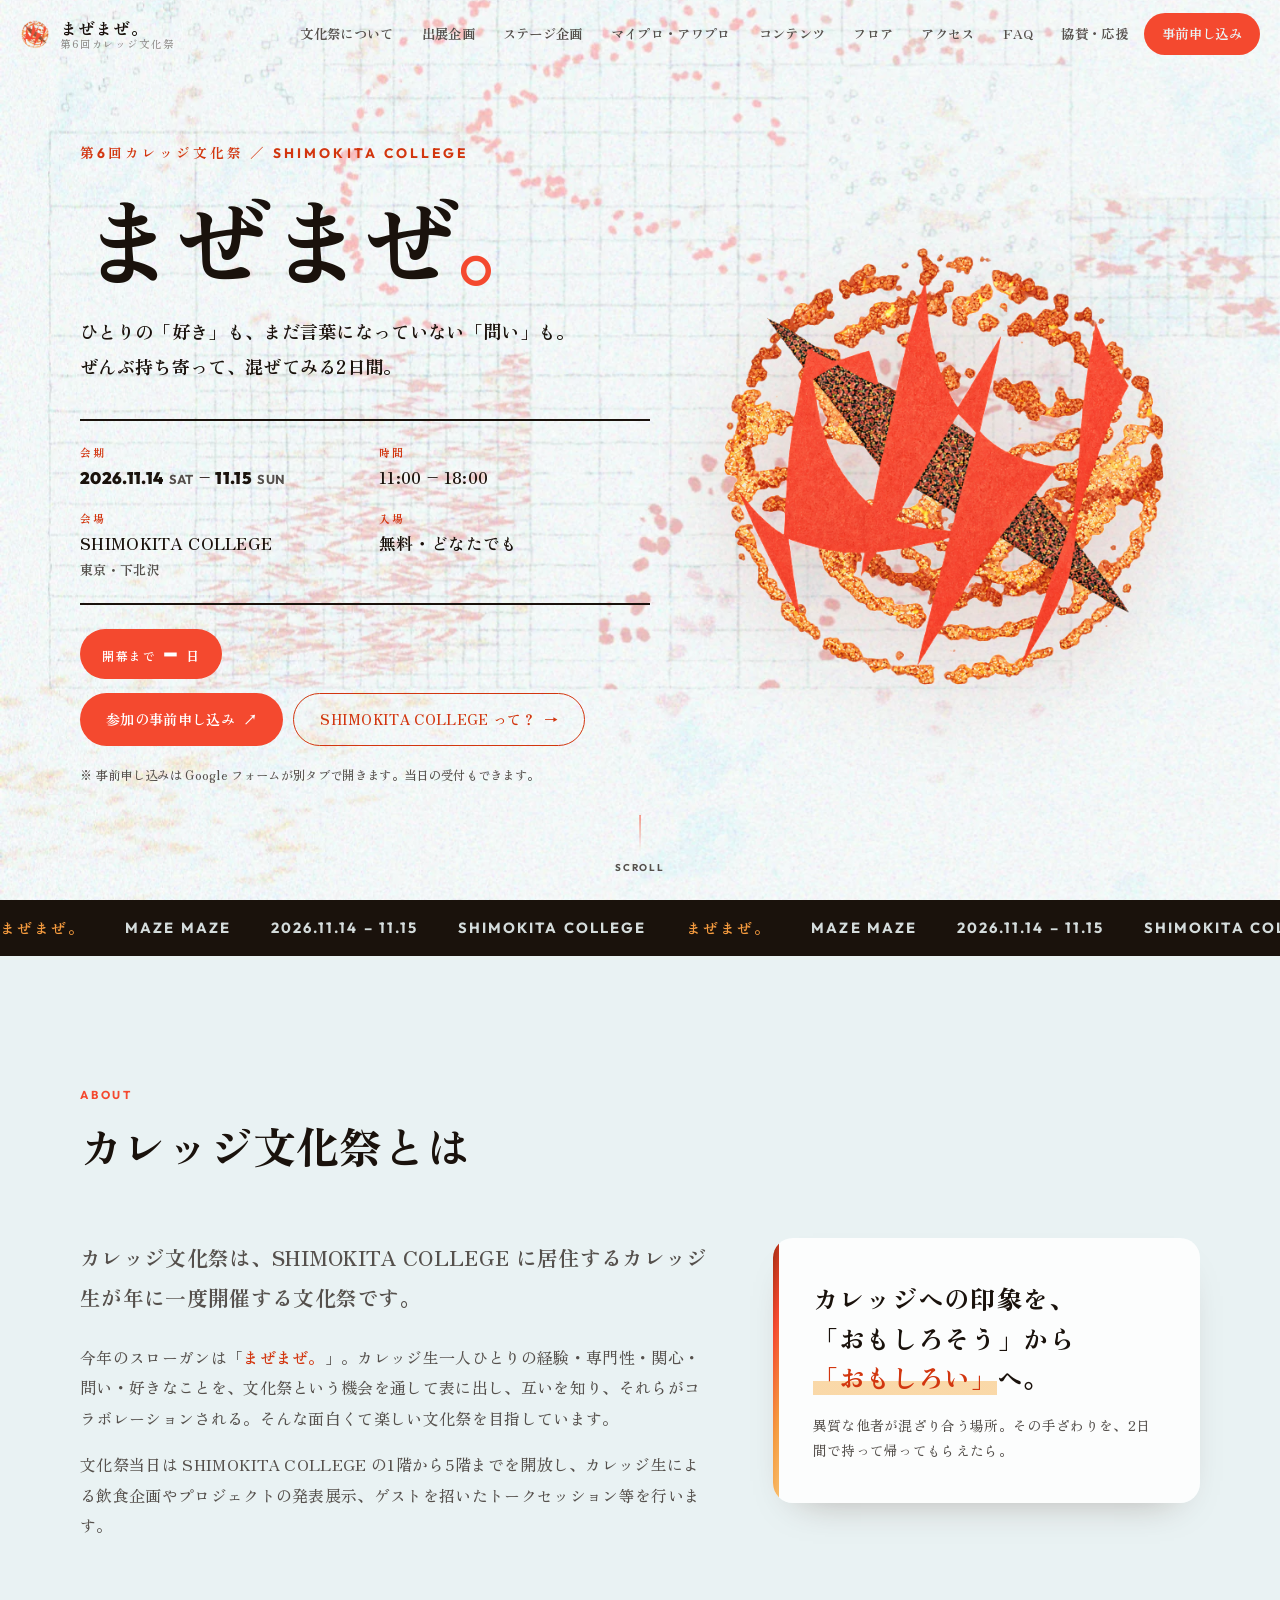
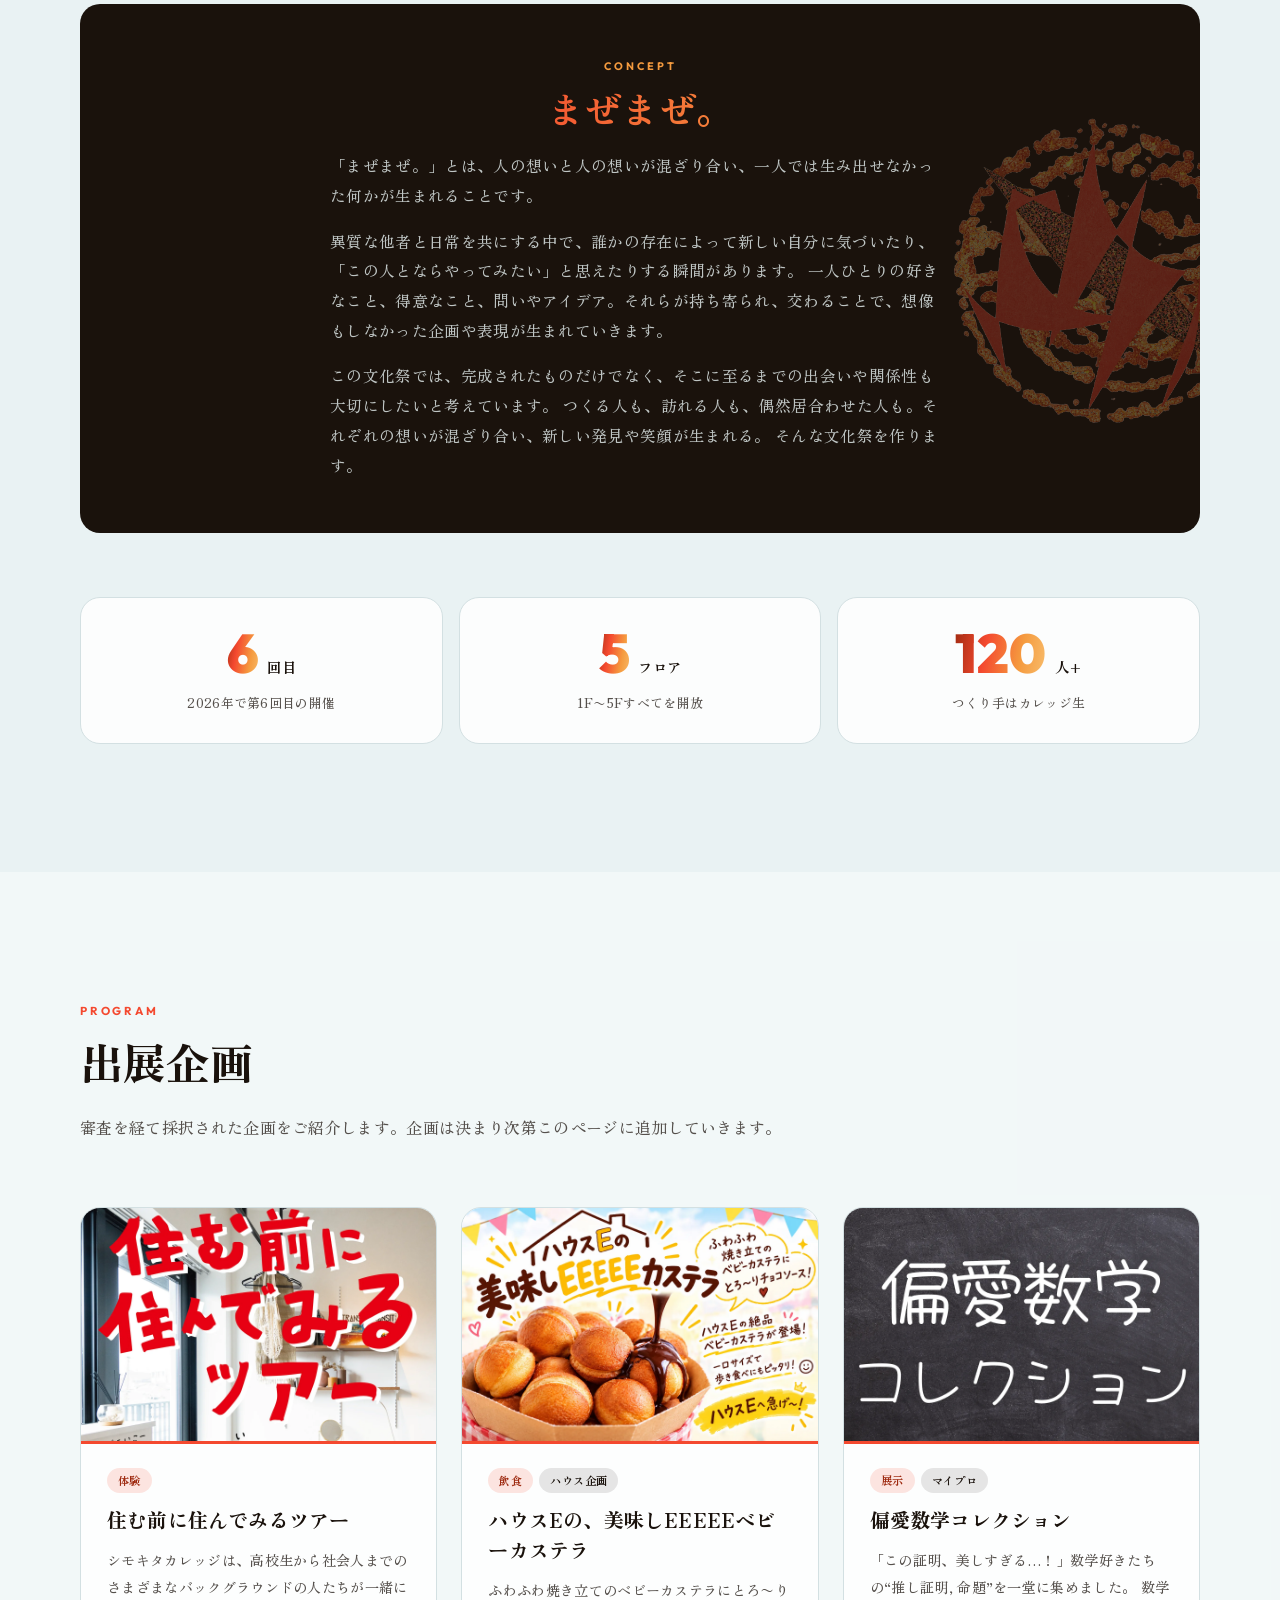
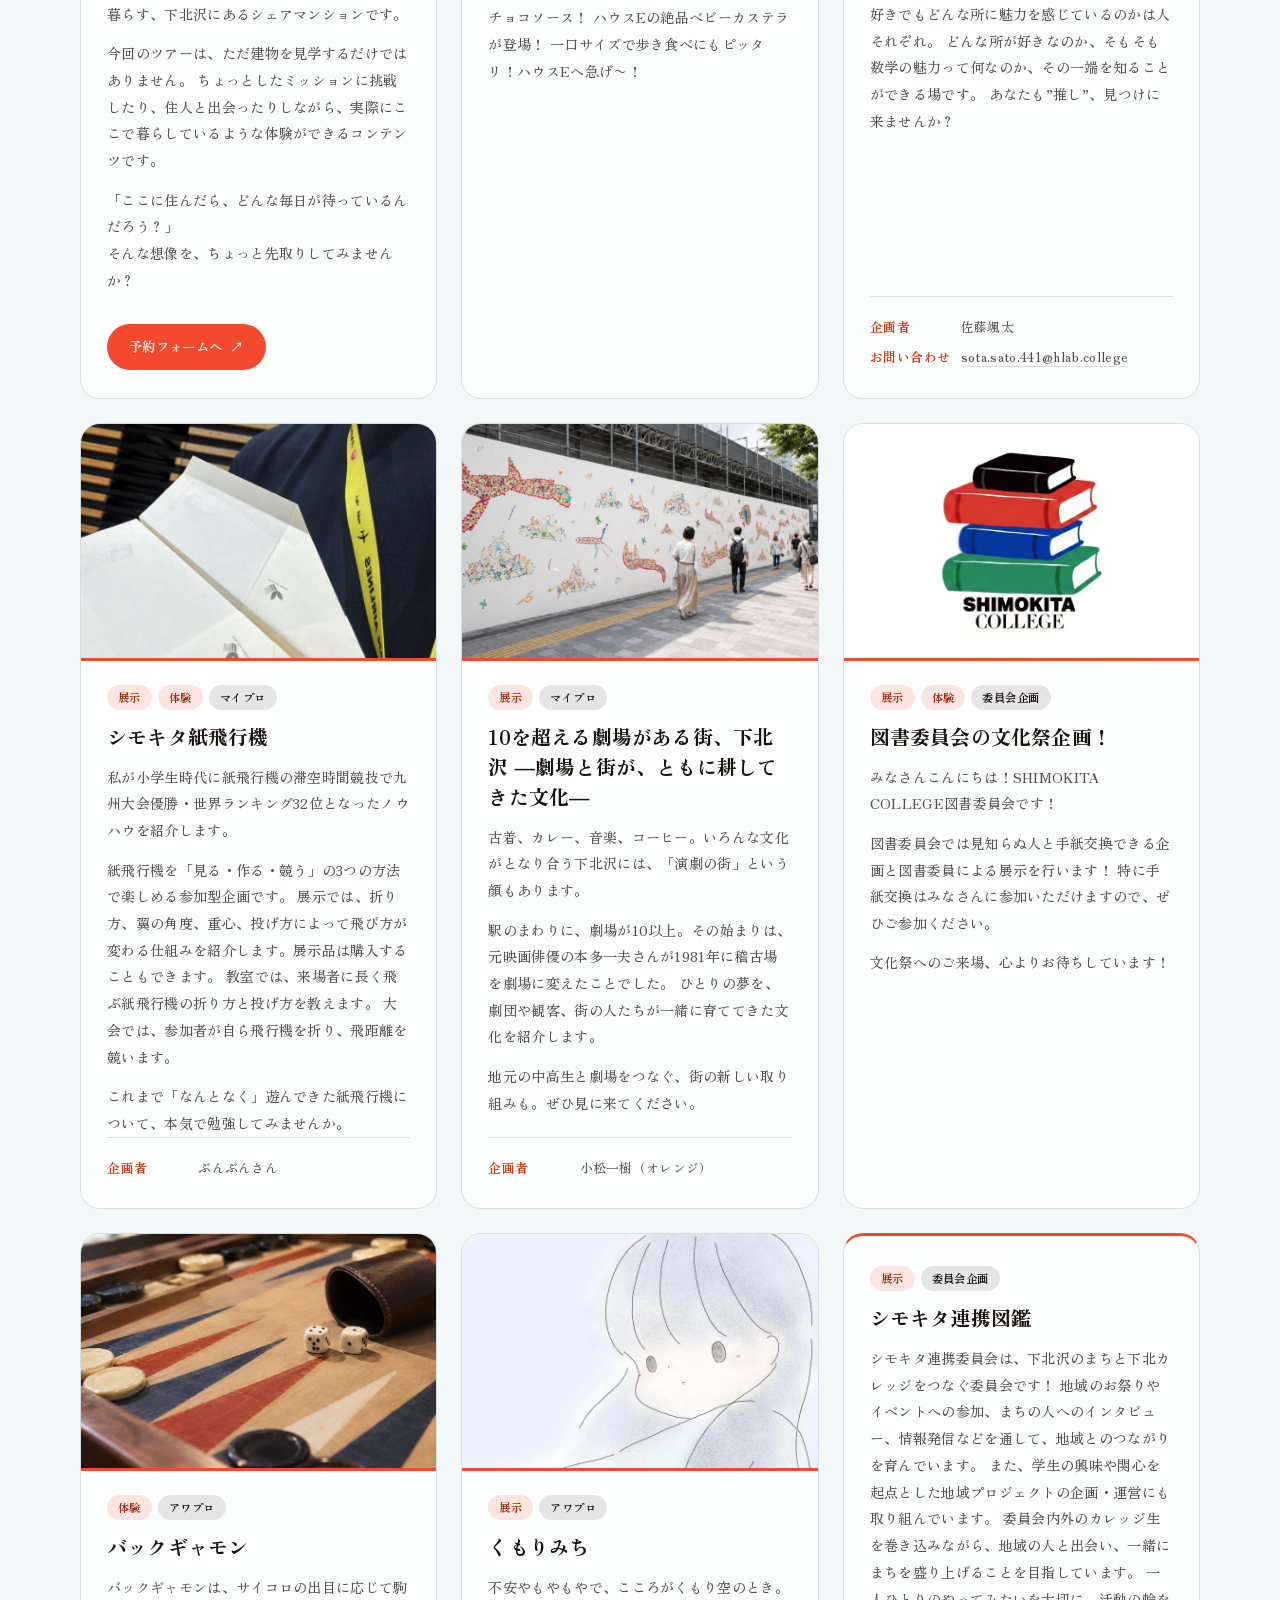
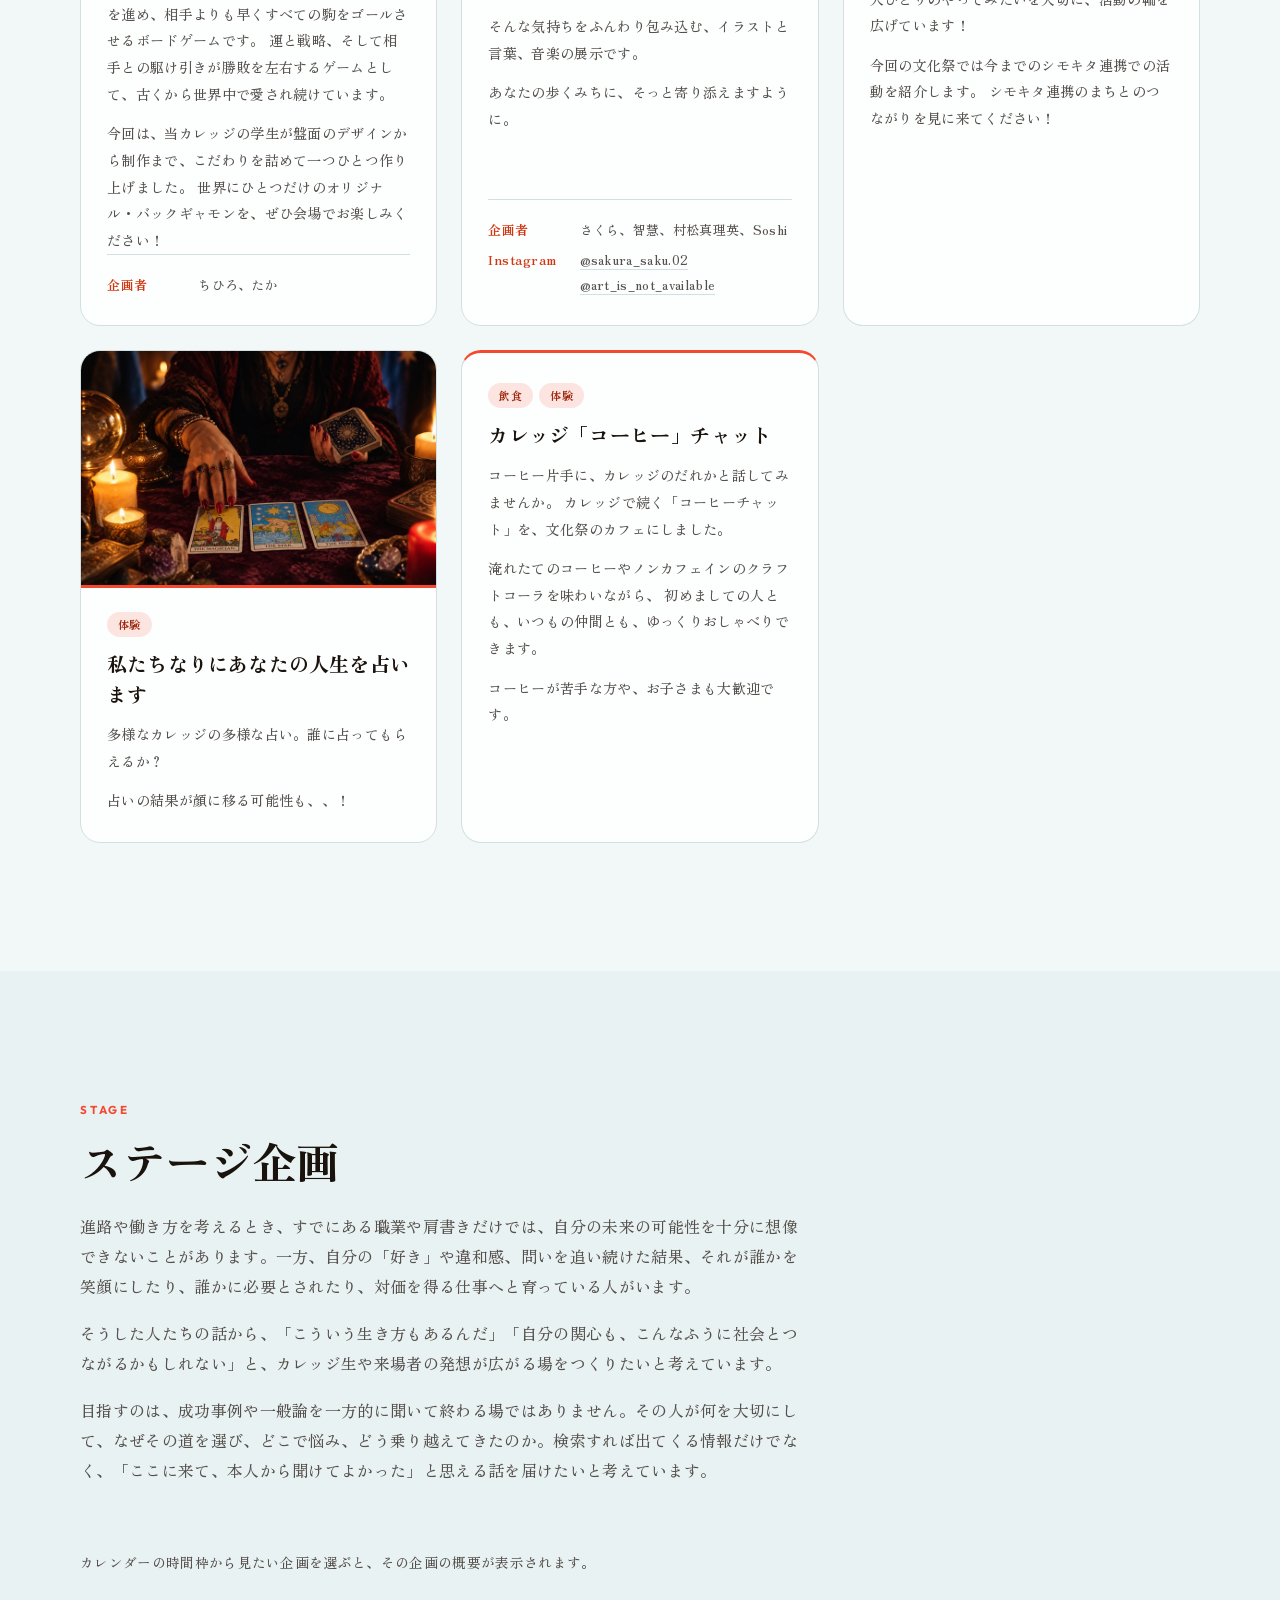
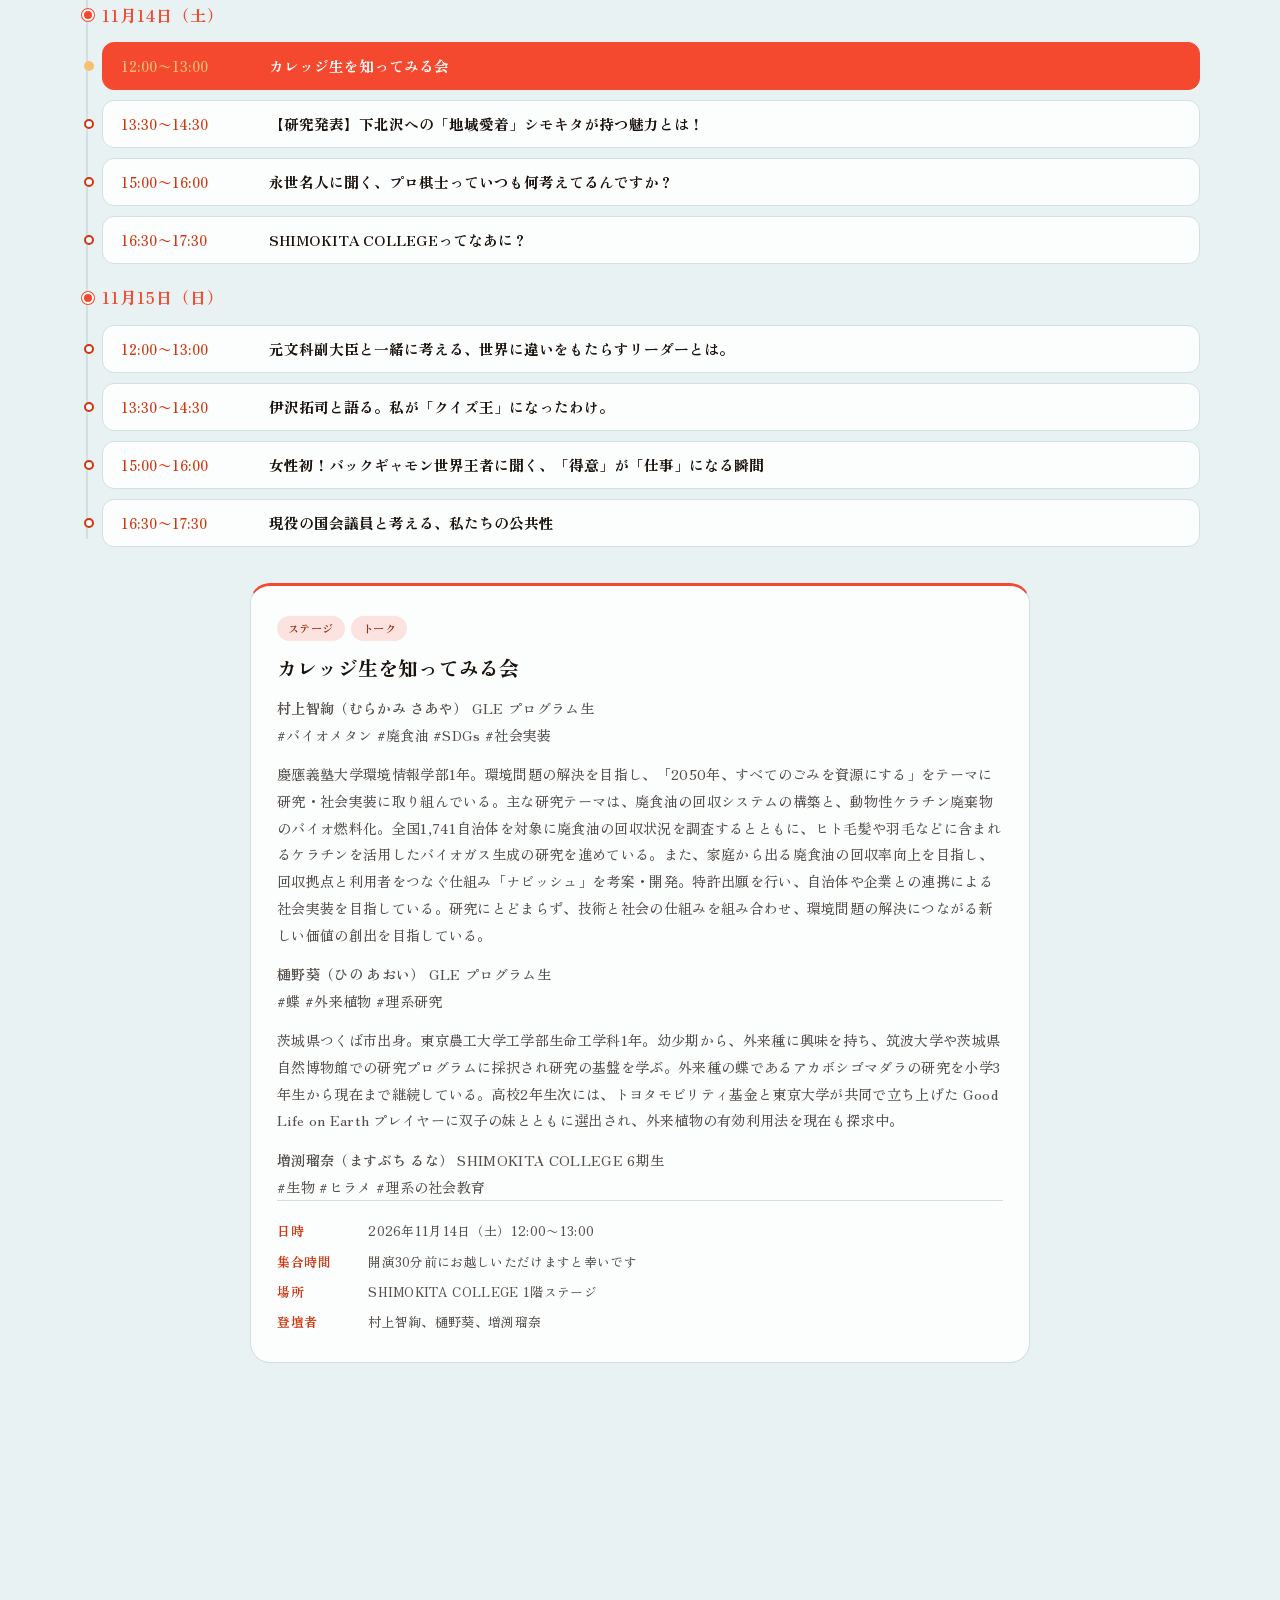
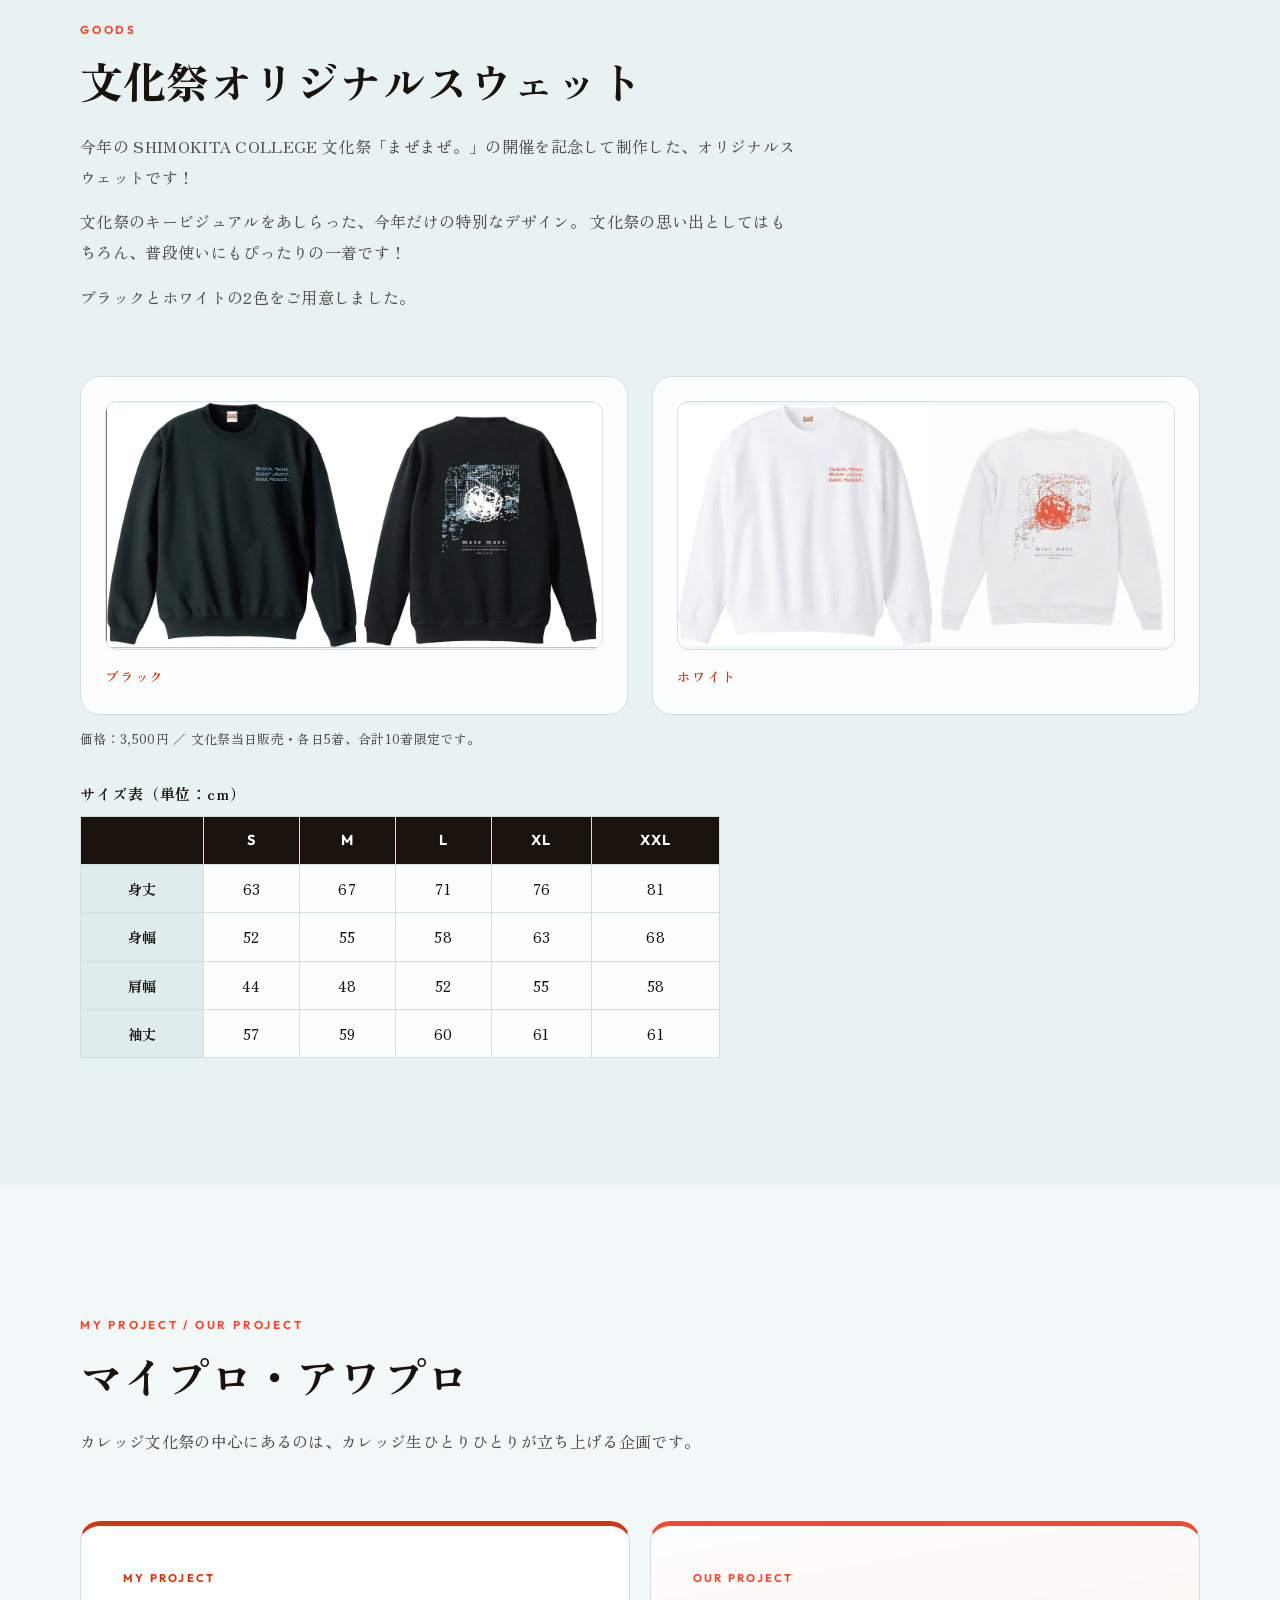
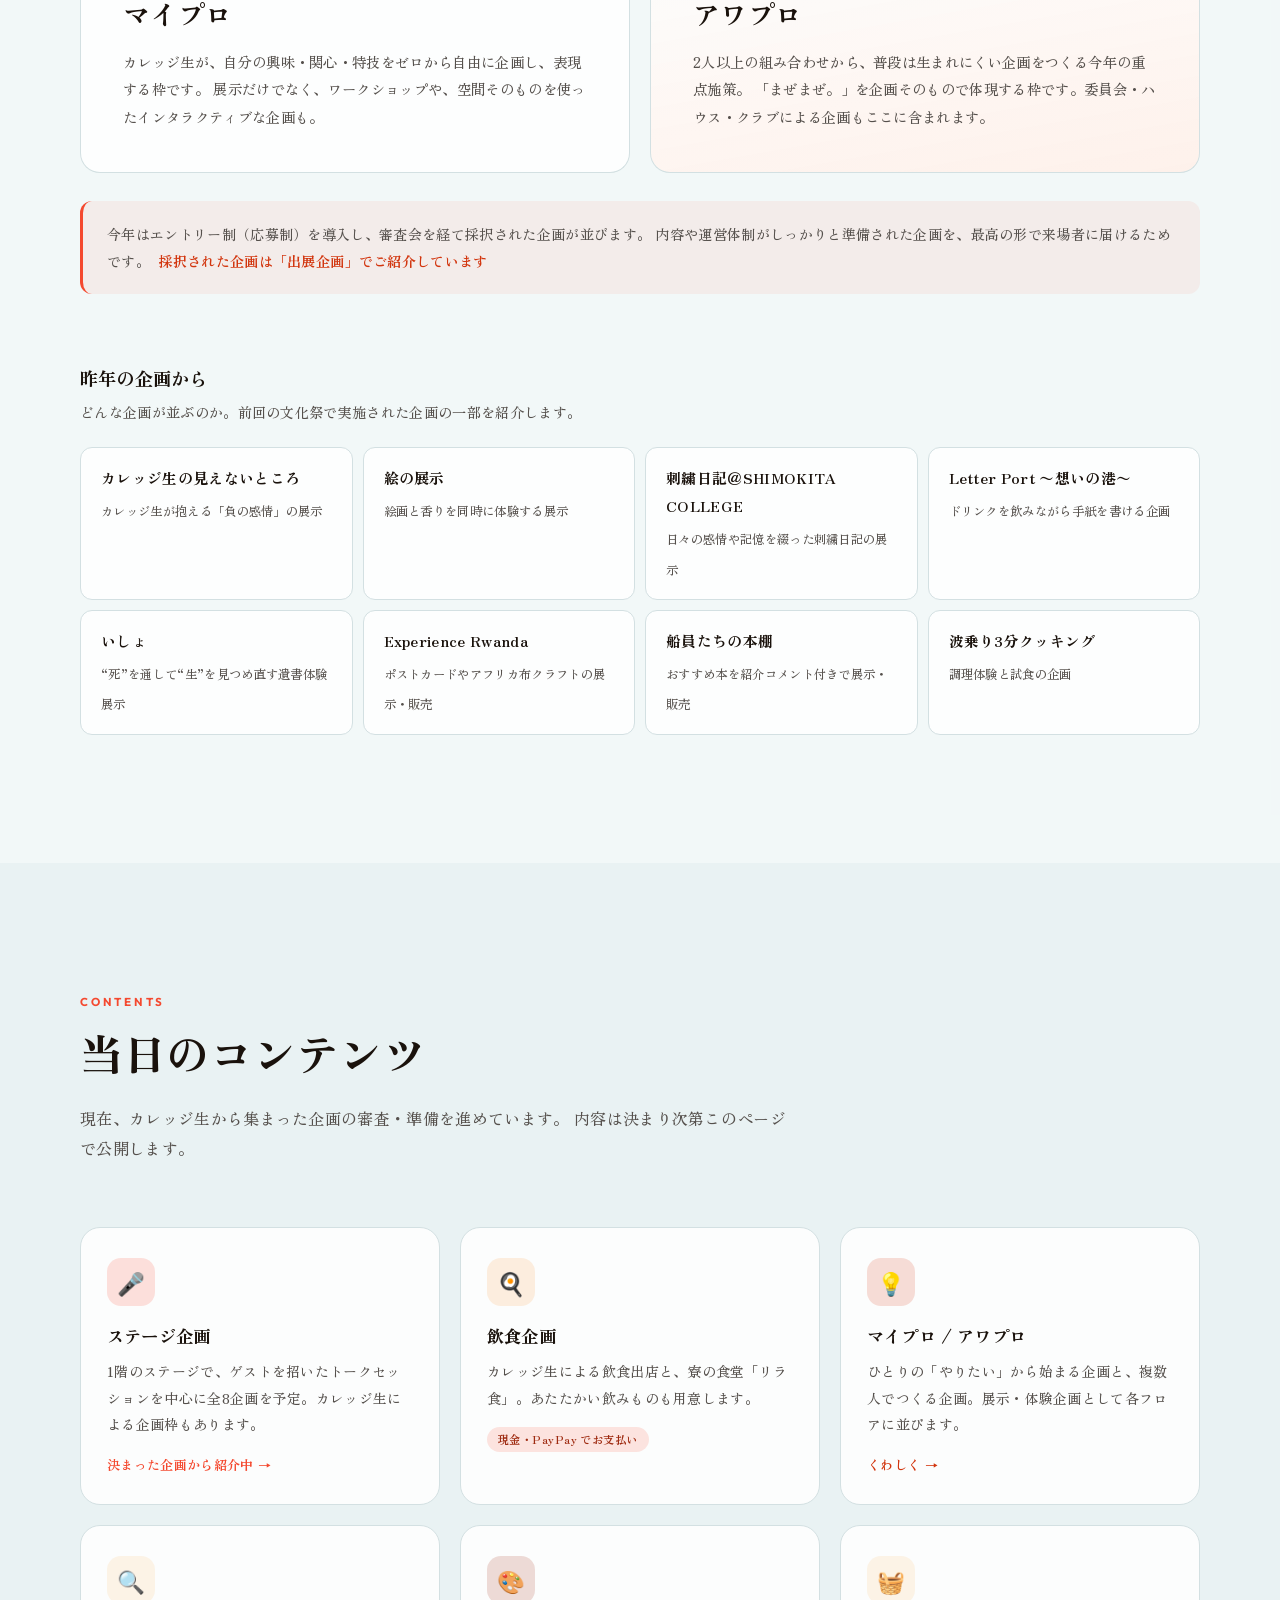
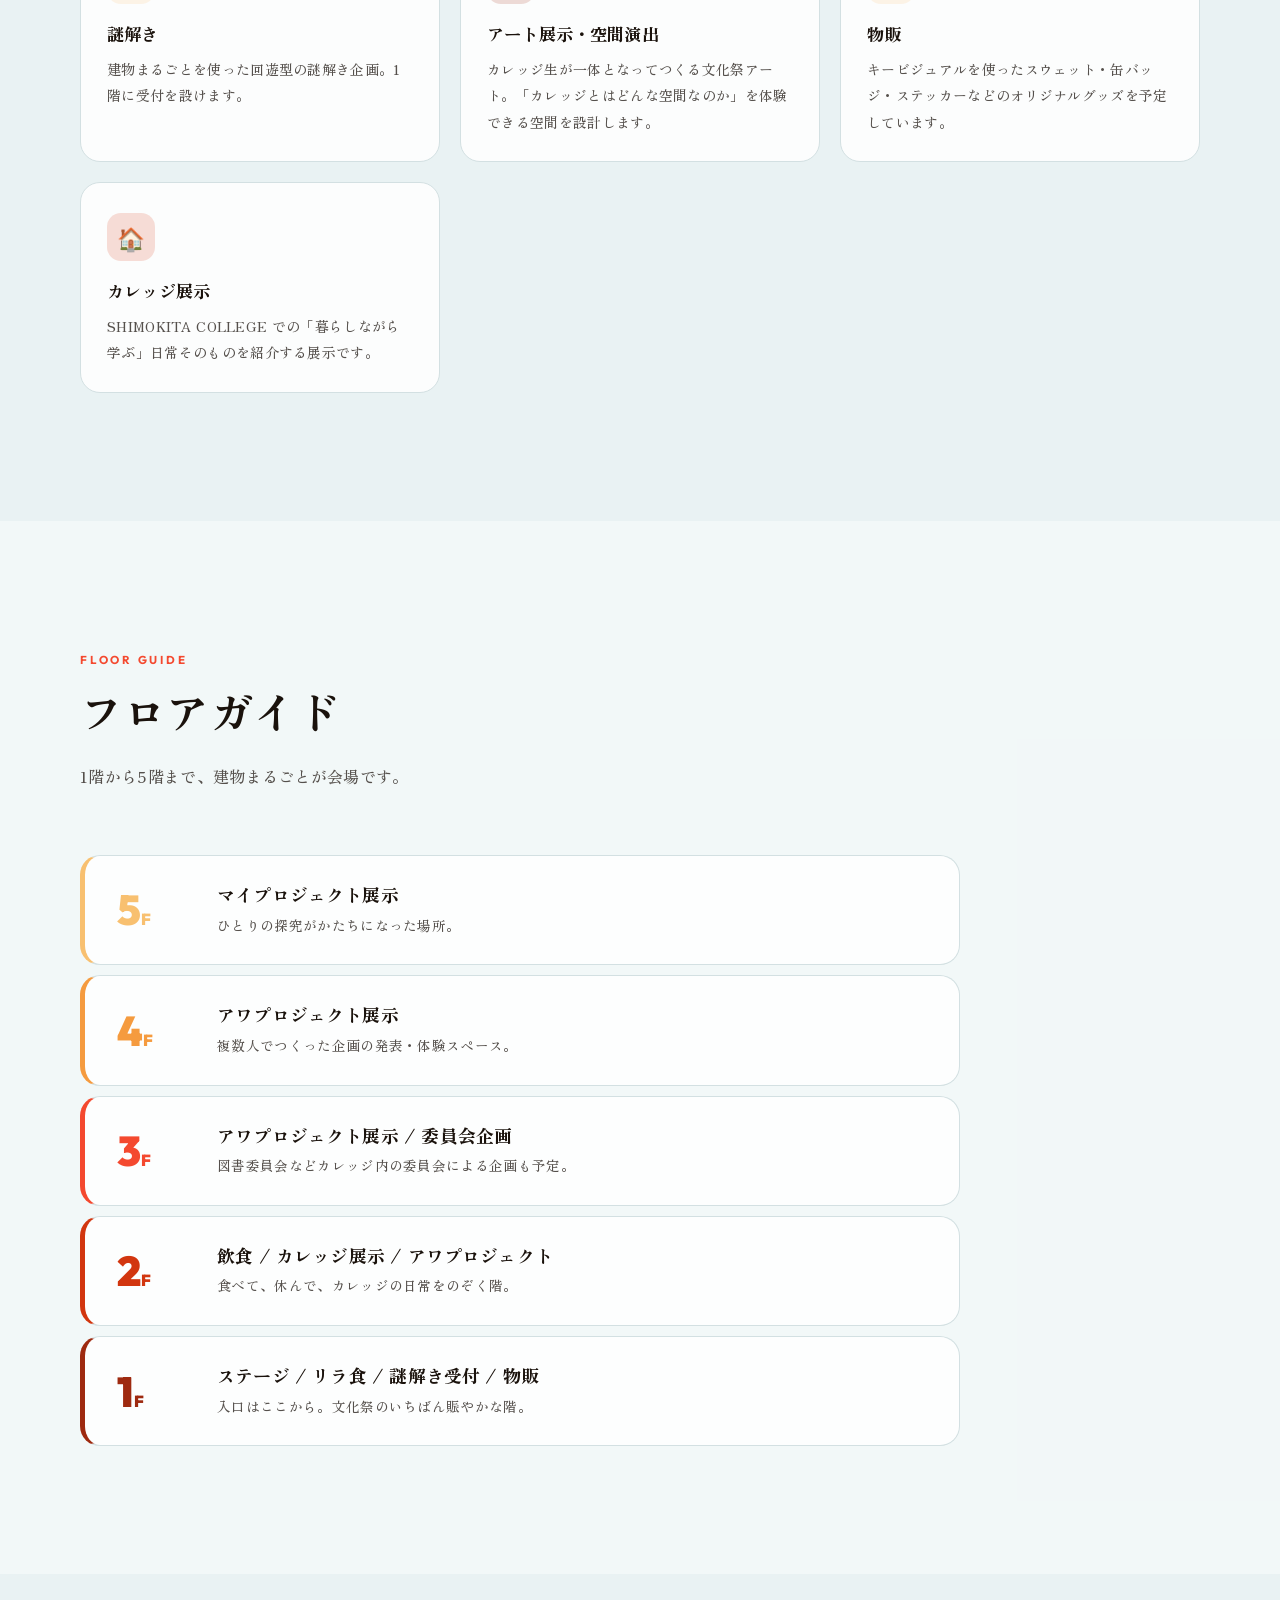
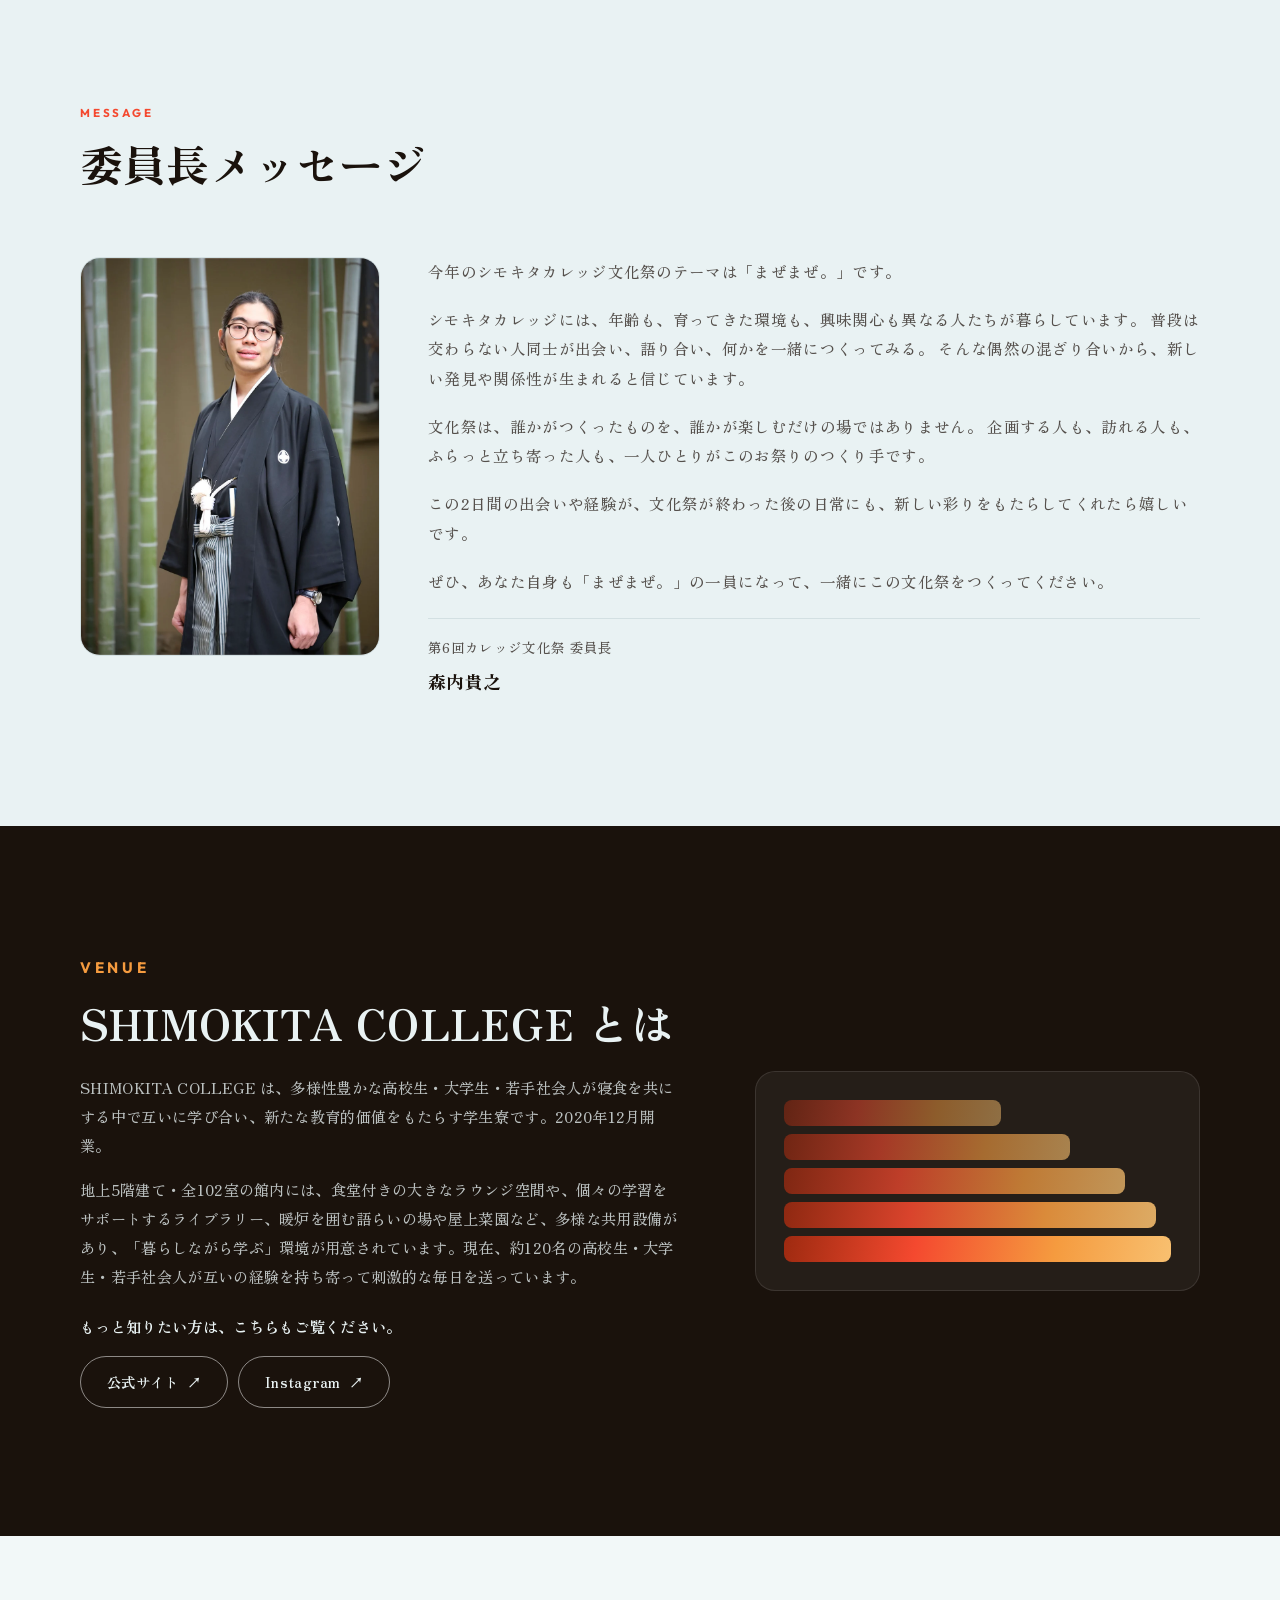
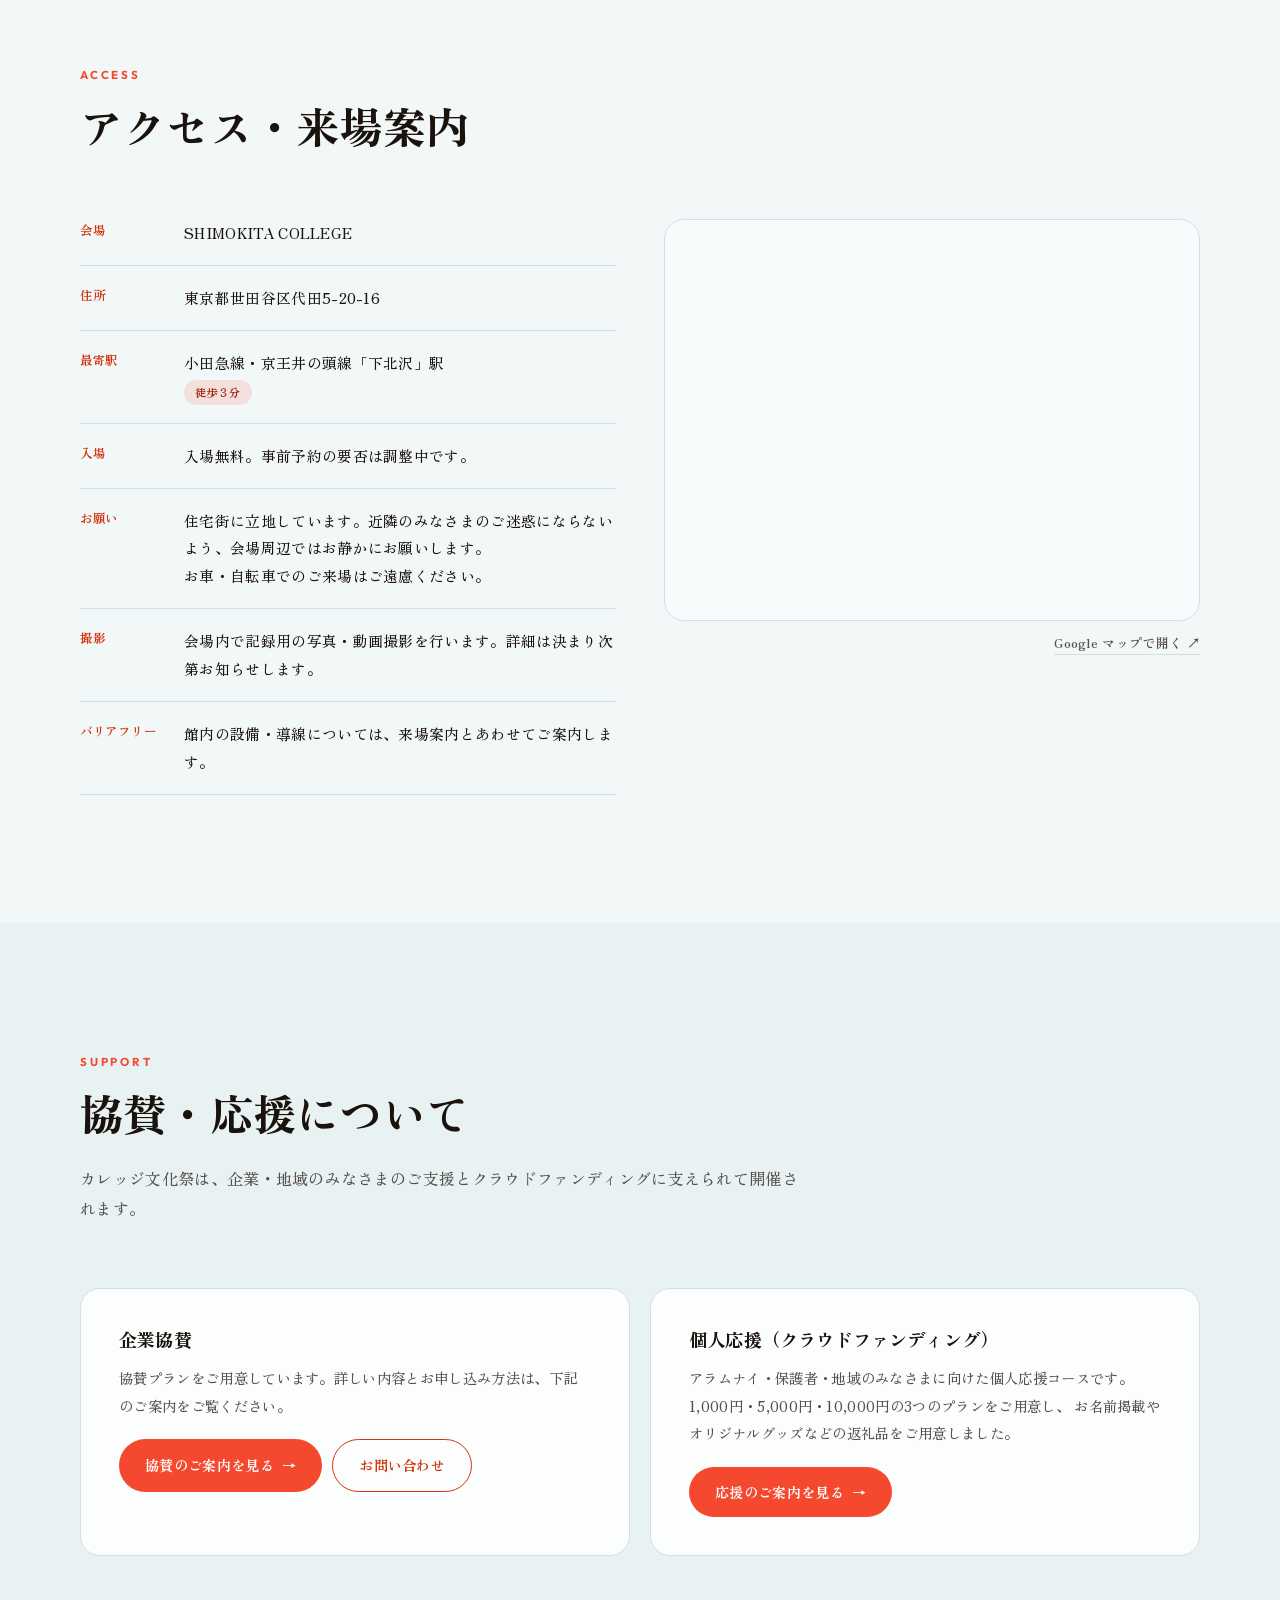
<file: index.html>
<!DOCTYPE html>
<html lang="ja">
<head>
<meta charset="UTF-8">
<meta name="viewport" content="width=device-width, initial-scale=1">
<title>第6回カレッジ文化祭〜まぜまぜ。〜｜SHIMOKITA COLLEGE</title>
<meta name="description" content="2026年11月14日(土)・15日(日) 開催。SHIMOKITA COLLEGE に暮らすカレッジ生が年に一度ひらく「第6回カレッジ文化祭〜まぜまぜ。〜」。一人ひとりの好き・専門・問いが混ざり合う2日間。入場無料。">

<link rel="canonical" href="https://shimokita-college-festival-2026.tokyo/">
<meta property="og:type" content="website">
<meta property="og:site_name" content="第6回カレッジ文化祭〜まぜまぜ。〜">
<meta property="og:title" content="第6回カレッジ文化祭〜まぜまぜ。〜">
<meta property="og:description" content="2026年11月14日(土)・15日(日)、SHIMOKITA COLLEGE。カレッジ生一人ひとりの好き・問い・専門が混ざり合う文化祭。入場無料。">
<meta property="og:url" content="https://shimokita-college-festival-2026.tokyo/">
<meta property="og:locale" content="ja_JP">
<meta property="og:image" content="https://shimokita-college-festival-2026.tokyo/assets/img/ogp.png">
<meta property="og:image:width" content="1200">
<meta property="og:image:height" content="630">
<meta property="og:image:alt" content="第6回カレッジ文化祭 まぜまぜ。 2026年11月14日(土)・15日(日) SHIMOKITA COLLEGE">
<meta name="twitter:card" content="summary_large_image">
<meta name="theme-color" content="#f4492f">

<link rel="icon" href="assets/img/favicon.svg" type="image/svg+xml">
<link rel="preconnect" href="https://fonts.googleapis.com">
<link rel="preconnect" href="https://fonts.gstatic.com" crossorigin>
<link href="https://fonts.googleapis.com/css2?family=Outfit:wght@500;700;900&family=Zen+Old+Mincho:wght@400;500;700;900&display=swap" rel="stylesheet">
<link rel="stylesheet" href="assets/css/style.css?v=4addccaba161">
</head>
<body>

<a class="skip-link" href="#main">本文へスキップ</a>

<!-- ============ ヘッダー ============ -->
<header class="site-header" id="siteHeader">
  <div class="site-header__inner">
    <a class="brand" href="#top">
      <span class="brand__mark" aria-hidden="true"></span>
      <span class="brand__text">
        <strong>まぜまぜ。</strong>
        <small>第6回カレッジ文化祭</small>
      </span>
    </a>

    <nav class="nav" id="nav" aria-label="メインメニュー">
      <ul class="nav__list">
        <li><a href="#about">文化祭について</a></li>
        <li><a href="#exhibitors">出展企画</a></li>
        <li><a href="#stage">ステージ企画</a></li>
        <li><a href="#project">マイプロ・アワプロ</a></li>
        <li><a href="#contents">コンテンツ</a></li>
        <li><a href="#floor">フロア</a></li>
        <li><a href="#access">アクセス</a></li>
        <li><a href="#faq">FAQ</a></li>
        <li><a href="#support">協賛・応援</a></li>
        <li><a href="https://forms.gle/ycN92uaaQQrToUdh6" class="nav__cta" target="_blank" rel="noopener">事前申し込み</a></li>
      </ul>
    </nav>

    <button class="nav-toggle" id="navToggle" aria-expanded="false" aria-controls="nav">
      <span class="nav-toggle__bars" aria-hidden="true"></span>
      <span class="sr-only">メニューを開く</span>
    </button>
  </div>
</header>

<main id="main">

<!-- 通常ページ（#sponsor のときは JS で非表示にします） -->
<div id="view-home">

<!-- ============ ヒーロー ============ -->
<section class="hero" id="top">
  <div class="hero__inner">
    <div class="hero__text">
    <p class="hero__eyebrow">第6回カレッジ文化祭 ／ SHIMOKITA COLLEGE</p>

    <h1 class="hero__title">
      <span class="sr-only">第6回カレッジ文化祭 まぜまぜ。</span>
      <span class="hero__title-main" aria-hidden="true">まぜまぜ<span class="hero__dot">。</span></span>
    </h1>

    <p class="hero__lead">
      ひとりの「好き」も、まだ言葉になっていない「問い」も。<br>
      ぜんぶ持ち寄って、混ぜてみる2日間。
    </p>

    <dl class="hero__meta">
      <div>
        <dt>会期</dt>
        <dd>
          <time datetime="2026-11-14">2026.11.14</time> <span>SAT</span> – <time datetime="2026-11-15">11.15</time> <span>SUN</span>
        </dd>
      </div>
      <div>
        <dt>時間</dt>
        <dd>11:00 – 18:00</dd>
      </div>
      <div>
        <dt>会場</dt>
        <dd>SHIMOKITA COLLEGE<br><span>東京・下北沢</span></dd>
      </div>
      <div>
        <dt>入場</dt>
        <dd>無料・どなたでも</dd>
      </div>
    </dl>

    <!-- カウントダウン（JSで更新。JS無効時は非表示） -->
    <div class="countdown" id="countdown" hidden>
      <span class="countdown__label">開幕まで</span>
      <span class="countdown__num" id="countdownNum">–</span>
      <span class="countdown__unit">日</span>
    </div>

    <p class="hero__actions">
      <a class="btn btn--primary" href="https://forms.gle/ycN92uaaQQrToUdh6" target="_blank" rel="noopener">
        参加の事前申し込み <span aria-hidden="true">↗</span>
      </a>
      <a class="btn btn--ghost" href="#college">
        SHIMOKITA COLLEGE って？ <span aria-hidden="true">→</span>
      </a>
    </p>

    <p class="hero__note">
      ※ 事前申し込みは Google フォームが別タブで開きます。当日の受付もできます。
    </p>
    </div><!-- /.hero__text -->

    <div class="hero__kv">
      <img src="assets/img/keyvisual-transparent.png"
           alt="第6回カレッジ文化祭「まぜまぜ。」キービジュアル。朱色の鋭い破片が、粒だった橙色の渦に囲まれて混ざり合っている。"
           width="545" height="574" fetchpriority="high">
    </div>
  </div>

  <div class="hero__scroll" aria-hidden="true"><span></span>SCROLL</div>
</section>

<!-- ============ ティッカー ============ -->
<div class="ticker" aria-hidden="true">
  <div class="ticker__track">
    <span>まぜまぜ。</span><span>MAZE MAZE</span><span>2026.11.14 – 11.15</span><span>SHIMOKITA COLLEGE</span>
    <span>まぜまぜ。</span><span>MAZE MAZE</span><span>2026.11.14 – 11.15</span><span>SHIMOKITA COLLEGE</span>
    <span>まぜまぜ。</span><span>MAZE MAZE</span><span>2026.11.14 – 11.15</span><span>SHIMOKITA COLLEGE</span>
  </div>
</div>

<!-- ============ ABOUT ============ -->
<section class="section section--about" id="about">
  <div class="container">
    <header class="section__head reveal">
      <p class="section__label">ABOUT</p>
      <h2 class="section__title">カレッジ文化祭とは</h2>
    </header>

    <div class="about__body">
      <div class="about__text reveal">
        <p class="lead">
          カレッジ文化祭は、SHIMOKITA COLLEGE に居住するカレッジ生が年に一度開催する文化祭です。
        </p>
        <p>
          今年のスローガンは「<strong>まぜまぜ。</strong>」。カレッジ生一人ひとりの経験・専門性・関心・問い・好きなことを、文化祭という機会を通して表に出し、互いを知り、それらがコラボレーションされる。そんな面白くて楽しい文化祭を目指しています。
        </p>
        <p>
          文化祭当日は SHIMOKITA COLLEGE の1階から5階までを開放し、カレッジ生による飲食企画やプロジェクトの発表展示、ゲストを招いたトークセッション等を行います。
        </p>
      </div>

      <figure class="about__quote reveal">
        <blockquote>
          <p>カレッジへの印象を、<br>「おもしろそう」から<br><em>「おもしろい」</em>へ。</p>
        </blockquote>
        <figcaption>
          異質な他者が混ざり合う場所。その手ざわりを、2日間で持って帰ってもらえたら。
        </figcaption>
      </figure>
    </div>

    <!-- コンセプト -->
    <div class="concept reveal">
      <p class="concept__label">CONCEPT</p>
      <p class="concept__title">まぜまぜ。</p>
      <div class="concept__text">
        <p>
          「まぜまぜ。」とは、人の想いと人の想いが混ざり合い、一人では生み出せなかった何かが生まれることです。
        </p>
        <p>
          異質な他者と日常を共にする中で、誰かの存在によって新しい自分に気づいたり、「この人とならやってみたい」と思えたりする瞬間があります。
          一人ひとりの好きなこと、得意なこと、問いやアイデア。それらが持ち寄られ、交わることで、想像もしなかった企画や表現が生まれていきます。
        </p>
        <p>
          この文化祭では、完成されたものだけでなく、そこに至るまでの出会いや関係性も大切にしたいと考えています。
          つくる人も、訪れる人も、偶然居合わせた人も。それぞれの想いが混ざり合い、新しい発見や笑顔が生まれる。
          そんな文化祭を作ります。
        </p>
      </div>
    </div>

    <ul class="stats reveal">
      <li>
        <span class="stats__num">6</span>
        <span class="stats__unit">回目</span>
        <span class="stats__label">2026年で第6回目の開催</span>
      </li>
      <li>
        <span class="stats__num">5</span>
        <span class="stats__unit">フロア</span>
        <span class="stats__label">1F〜5Fすべてを開放</span>
      </li>
      <li>
        <span class="stats__num">120</span>
        <span class="stats__unit">人<small>+</small></span>
        <span class="stats__label">つくり手はカレッジ生</span>
      </li>
    </ul>
  </div>
</section>

<!-- ============ 出展企画 ============
     企画を追加するときは <article class="exhibit"> … </article> をまるごと複製して、
     画像・タイトル・説明文・タグを差し替えてください。
     画像は assets/img/ に置き、軽量化した .webp を src に指定します（手順は README 参照）。
     ========================================================= -->
<section class="section section--exhibitors" id="exhibitors">
  <div class="container">
    <header class="section__head reveal">
      <p class="section__label">PROGRAM</p>
      <h2 class="section__title">出展企画</h2>
      <p class="section__desc">
        審査を経て採択された企画をご紹介します。企画は決まり次第このページに追加していきます。
      </p>
    </header>

    <div class="exhibits">

      <article class="exhibit reveal">
        <div class="exhibit__visual">
          <img src="assets/img/tour.webp"
               alt="住む前に住んでみるツアーのポスター。SHIMOKITA COLLEGE の居室に、赤い大きな文字で企画名が重ねられている。"
               width="1500" height="1000" loading="lazy" decoding="async">
        </div>
        <div class="exhibit__body">
          <p class="exhibit__tags">
            <span class="tag">体験</span>
          </p>
          <h3 class="exhibit__title">住む前に住んでみるツアー</h3>
          <p>
            シモキタカレッジは、高校生から社会人までのさまざまなバックグラウンドの人たちが一緒に暮らす、下北沢にあるシェアマンションです。
          </p>
          <p>
            今回のツアーは、ただ建物を見学するだけではありません。
            ちょっとしたミッションに挑戦したり、住人と出会ったりしながら、実際にここで暮らしているような体験ができるコンテンツです。
          </p>
          <p>
            「ここに住んだら、どんな毎日が待っているんだろう？」<br>
            そんな想像を、ちょっと先取りしてみませんか？
          </p>
          <p class="exhibit__actions">
            <a class="btn btn--primary"
               href="https://docs.google.com/forms/d/e/1FAIpQLSefQ9r_jOmS2Xf33XaVBTqMJ-LJca1OPB-GDoHDDo40kr-xqQ/viewform"
               target="_blank" rel="noopener">
              予約フォームへ <span aria-hidden="true">↗</span>
            </a>
          </p>
        </div>
      </article>

      <article class="exhibit reveal">
        <div class="exhibit__visual">
          <img src="assets/img/housee.webp"
               alt="ハウスEの、美味しEEEEEベビーカステラ。山盛りのベビーカステラにチョコソースがかかっている。"
               width="1536" height="1024" loading="lazy" decoding="async">
        </div>
        <div class="exhibit__body">
          <p class="exhibit__tags">
            <span class="tag">飲食</span>
            <span class="tag tag--inner">ハウス企画</span>
          </p>
          <h3 class="exhibit__title">ハウスEの、美味しEEEEEベビーカステラ</h3>
          <p>
            ふわふわ焼き立てのベビーカステラにとろ〜りチョコソース！
            ハウスEの絶品ベビーカステラが登場！
            一口サイズで歩き食べにもピッタリ！ハウスEへ急げ〜！
          </p>
        </div>
      </article>

      <article class="exhibit reveal">
        <div class="exhibit__visual">
          <img src="assets/img/collection.webp"
               alt="偏愛数学コレクション。黒板にチョークで企画名が書かれている。"
               width="1600" height="1600" loading="lazy" decoding="async">
        </div>
        <div class="exhibit__body">
          <p class="exhibit__tags">
            <span class="tag">展示</span>
            <span class="tag tag--inner">マイプロ</span>
          </p>
          <h3 class="exhibit__title">偏愛数学コレクション</h3>
          <p>
            「この証明、美しすぎる…！」数学好きたちの“推し証明, 命題”を一堂に集めました。
            数学好きでもどんな所に魅力を感じているのかは人それぞれ。
            どんな所が好きなのか、そもそも数学の魅力って何なのか、その一端を知ることができる場です。
            あなたも”推し”、見つけに来ませんか？
          </p>
          <!-- 企画者からの掲載希望があった場合のみ記載します -->
          <dl class="exhibit__by">
            <div>
              <dt>企画者</dt>
              <dd>佐藤颯太</dd>
            </div>
            <div>
              <dt>お問い合わせ</dt>
              <dd><a href="mailto:sota.sato.441@hlab.college">sota.sato.441@hlab.college</a></dd>
            </div>
          </dl>
        </div>
      </article>

      <article class="exhibit reveal">
        <div class="exhibit__visual">
          <img src="assets/img/paper-airplane.jpg"
               alt="シモキタ紙飛行機。白い紙で折られた大きな紙飛行機を手に持っているところ。"
               width="1500" height="1000" loading="lazy" decoding="async">
        </div>
        <div class="exhibit__body">
          <p class="exhibit__tags">
            <span class="tag">展示</span>
            <span class="tag">体験</span>
            <span class="tag tag--inner">マイプロ</span>
          </p>
          <h3 class="exhibit__title">シモキタ紙飛行機</h3>
          <p>
            私が小学生時代に紙飛行機の滞空時間競技で九州大会優勝・世界ランキング32位となったノウハウを紹介します。
          </p>
          <p>
            紙飛行機を「見る・作る・競う」の3つの方法で楽しめる参加型企画です。
            展示では、折り方、翼の角度、重心、投げ方によって飛び方が変わる仕組みを紹介します。展示品は購入することもできます。
            教室では、来場者に長く飛ぶ紙飛行機の折り方と投げ方を教えます。
            大会では、参加者が自ら飛行機を折り、飛距離を競います。
          </p>
          <p>
            これまで「なんとなく」遊んできた紙飛行機について、本気で勉強してみませんか。
          </p>
          <!-- 企画者からの掲載希望があった場合のみ記載します -->
          <dl class="exhibit__by">
            <div>
              <dt>企画者</dt>
              <dd>ぶんぶんさん</dd>
            </div>
          </dl>
        </div>
      </article>

      <article class="exhibit reveal">
        <div class="exhibit__visual">
          <img src="assets/img/gallery.webp"
               alt="下北沢の街並み。線路沿いの白い壁に色とりどりの絵が描かれ、その前を人びとが歩いている。"
               width="904" height="542" loading="lazy" decoding="async">
        </div>
        <div class="exhibit__body">
          <p class="exhibit__tags">
            <span class="tag">展示</span>
            <span class="tag tag--inner">マイプロ</span>
          </p>
          <h3 class="exhibit__title">10を超える劇場がある街、下北沢 ―劇場と街が、ともに耕してきた文化―</h3>
          <p>
            古着、カレー、音楽、コーヒー。いろんな文化がとなり合う下北沢には、「演劇の街」という顔もあります。
          </p>
          <p>
            駅のまわりに、劇場が10以上。その始まりは、元映画俳優の本多一夫さんが1981年に稽古場を劇場に変えたことでした。
            ひとりの夢を、劇団や観客、街の人たちが一緒に育ててきた文化を紹介します。
          </p>
          <p>
            地元の中高生と劇場をつなぐ、街の新しい取り組みも。ぜひ見に来てください。
          </p>
          <!-- 企画者からの掲載希望があった場合のみ記載します -->
          <dl class="exhibit__by">
            <div>
              <dt>企画者</dt>
              <dd>小松一樹（オレンジ）</dd>
            </div>
          </dl>
        </div>
      </article>

      <article class="exhibit reveal">
        <div class="exhibit__visual">
          <img src="assets/img/book.webp"
               alt="SHIMOKITA COLLEGE 図書委員会のロゴ。黒・赤・青・緑の本が4冊積み重なっている。"
               width="1500" height="1000" loading="lazy" decoding="async">
        </div>
        <div class="exhibit__body">
          <p class="exhibit__tags">
            <span class="tag">展示</span>
            <span class="tag">体験</span>
            <span class="tag tag--inner">委員会企画</span>
          </p>
          <h3 class="exhibit__title">図書委員会の文化祭企画！</h3>
          <p>
            みなさんこんにちは！SHIMOKITA COLLEGE図書委員会です！
          </p>
          <p>
            図書委員会では見知らぬ人と手紙交換できる企画と図書委員による展示を行います！
            特に手紙交換はみなさんに参加いただけますので、ぜひご参加ください。
          </p>
          <p>
            文化祭へのご来場、心よりお待ちしています！
          </p>
        </div>
      </article>

      <article class="exhibit reveal">
        <div class="exhibit__visual">
          <img src="assets/img/back.webp"
               alt="バックギャモンの盤面。木製のボードに赤と紺の三角模様が並び、駒とサイコロ、革製のカップが置かれている。"
               width="1456" height="1080" loading="lazy" decoding="async">
        </div>
        <div class="exhibit__body">
          <p class="exhibit__tags">
            <span class="tag">体験</span>
            <span class="tag tag--inner">アワプロ</span>
          </p>
          <h3 class="exhibit__title">バックギャモン</h3>
          <p>
            バックギャモンは、サイコロの出目に応じて駒を進め、相手よりも早くすべての駒をゴールさせるボードゲームです。
            運と戦略、そして相手との駆け引きが勝敗を左右するゲームとして、古くから世界中で愛され続けています。
          </p>
          <p>
            今回は、当カレッジの学生が盤面のデザインから制作まで、こだわりを詰めて一つひとつ作り上げました。
            世界にひとつだけのオリジナル・バックギャモンを、ぜひ会場でお楽しみください！
          </p>
          <!-- 企画者からの掲載希望があった場合のみ記載します -->
          <dl class="exhibit__by">
            <div>
              <dt>企画者</dt>
              <dd>ちひろ、たか</dd>
            </div>
          </dl>
        </div>
      </article>

      <article class="exhibit reveal">
        <div class="exhibit__visual">
          <img src="assets/img/bluegirl.webp"
               alt="くもりみちのイラスト。淡い水色のなかで、長い髪の女の子がこちらを見ている。"
               width="1500" height="1000" loading="lazy" decoding="async">
        </div>
        <div class="exhibit__body">
          <p class="exhibit__tags">
            <span class="tag">展示</span>
            <span class="tag tag--inner">アワプロ</span>
          </p>
          <h3 class="exhibit__title">くもりみち</h3>
          <p>
            不安やもやもやで、こころがくもり空のとき。
          </p>
          <p>
            そんな気持ちをふんわり包み込む、イラストと言葉、音楽の展示です。
          </p>
          <p>
            あなたの歩くみちに、そっと寄り添えますように。
          </p>
          <!-- 企画者からの掲載希望があった場合のみ記載します -->
          <dl class="exhibit__by">
            <div>
              <dt>企画者</dt>
              <dd>さくら、智慧、村松真理英、Soshi</dd>
            </div>
            <div>
              <dt>Instagram</dt>
              <dd>
                <a href="https://www.instagram.com/sakura_saku.02/" target="_blank" rel="noopener">@sakura_saku.02</a><br>
                <a href="https://www.instagram.com/art_is_not_available/" target="_blank" rel="noopener">@art_is_not_available</a>
              </dd>
            </div>
          </dl>
        </div>
      </article>

      <!-- 画像がまだ届いていない企画は exhibit--text を付け、.exhibit__visual を省きます。
           画像が届いたら、この修飾子を外して .exhibit__visual を足してください。 -->
      <article class="exhibit exhibit--text reveal">
        <div class="exhibit__body">
          <p class="exhibit__tags">
            <span class="tag">展示</span>
            <span class="tag tag--inner">委員会企画</span>
          </p>
          <h3 class="exhibit__title">シモキタ連携図鑑</h3>
          <p>
            シモキタ連携委員会は、下北沢のまちと下北カレッジをつなぐ委員会です！
            地域のお祭りやイベントへの参加、まちの人へのインタビュー、情報発信などを通して、地域とのつながりを育んでいます。
            また、学生の興味や関心を起点とした地域プロジェクトの企画・運営にも取り組んでいます。
            委員会内外のカレッジ生を巻き込みながら、地域の人と出会い、一緒にまちを盛り上げることを目指しています。
            一人ひとりのやってみたいを大切に、活動の輪を広げています！
          </p>
          <p>
            今回の文化祭では今までのシモキタ連携での活動を紹介します。
            シモキタ連携のまちとのつながりを見に来てください！
          </p>
        </div>
      </article>

      <article class="exhibit reveal">
        <div class="exhibit__visual">
          <img src="assets/img/fortune.webp"
               alt="占いのテーブル。ろうそくと水晶玉に囲まれて、3枚のタロットカードが並べられている。"
               width="1536" height="1024" loading="lazy" decoding="async">
        </div>
        <div class="exhibit__body">
          <p class="exhibit__tags">
            <span class="tag">体験</span>
          </p>
          <h3 class="exhibit__title">私たちなりにあなたの人生を占います</h3>
          <p>
            多様なカレッジの多様な占い。誰に占ってもらえるか？
          </p>
          <p>
            占いの結果が顔に移る可能性も、、！
          </p>
        </div>
      </article>

      <!-- 画像が届いたら exhibit--text を外し、.exhibit__visual を足してください -->
      <article class="exhibit exhibit--text reveal">
        <div class="exhibit__body">
          <p class="exhibit__tags">
            <span class="tag">飲食</span>
            <span class="tag">体験</span>
          </p>
          <h3 class="exhibit__title">カレッジ「コーヒー」チャット</h3>
          <p>
            コーヒー片手に、カレッジのだれかと話してみませんか。
            カレッジで続く「コーヒーチャット」を、文化祭のカフェにしました。
          </p>
          <p>
            淹れたてのコーヒーやノンカフェインのクラフトコーラを味わいながら、
            初めましての人とも、いつもの仲間とも、ゆっくりおしゃべりできます。
          </p>
          <p>
            コーヒーが苦手な方や、お子さまも大歓迎です。
          </p>
        </div>
      </article>

    </div>

  </div>
</section>

<!-- ============ ステージ企画 ============ -->
<section class="section section--stage" id="stage">
  <div class="container">
    <header class="section__head reveal">
      <p class="section__label">STAGE</p>
      <h2 class="section__title">ステージ企画</h2>
      <div class="stage__intro">
      <p>
進路や働き方を考えるとき、すでにある職業や肩書きだけでは、自分の未来の可能性を十分に想像できないことがあります。一方、自分の「好き」や違和感、問いを追い続けた結果、それが誰かを笑顔にしたり、誰かに必要とされたり、対価を得る仕事へと育っている人がいます。
</p>
      <p>
そうした人たちの話から、「こういう生き方もあるんだ」「自分の関心も、こんなふうに社会とつながるかもしれない」と、カレッジ生や来場者の発想が広がる場をつくりたいと考えています。
</p>
      <p>
目指すのは、成功事例や一般論を一方的に聞いて終わる場ではありません。その人が何を大切にして、なぜその道を選び、どこで悩み、どう乗り越えてきたのか。検索すれば出てくる情報だけでなく、「ここに来て、本人から聞けてよかった」と思える話を届けたいと考えています。
</p>
      </div>
    </header>

    <p class="stage__note reveal">カレンダーの時間枠から見たい企画を選ぶと、その企画の概要が表示されます。</p>

    <div class="stage-tabs reveal" role="tablist" aria-label="ステージ企画のタイムテーブル">
      <p class="stage-day">11月14日（土）</p>
      <button type="button" class="stage-tab" role="tab" id="stage-tab-suki" aria-controls="stage-panel-suki" aria-selected="true">
        <span class="stage-tab__time">12:00〜13:00</span>
        <span class="stage-tab__title">カレッジ生を知ってみる会</span>
      </button>
      <button type="button" class="stage-tab" role="tab" id="stage-tab-shimokita" aria-controls="stage-panel-shimokita" aria-selected="false">
        <span class="stage-tab__time">13:30〜14:30</span>
        <span class="stage-tab__title">【研究発表】下北沢への「地域愛着」シモキタが持つ魅力とは！</span>
      </button>
      <button type="button" class="stage-tab" role="tab" id="stage-tab-shogi" aria-controls="stage-panel-shogi" aria-selected="false">
        <span class="stage-tab__time">15:00〜16:00</span>
        <span class="stage-tab__title">永世名人に聞く、プロ棋士っていつも何考えてるんですか？</span>
      </button>
      <button type="button" class="stage-tab" role="tab" id="stage-tab-college" aria-controls="stage-panel-college" aria-selected="false">
        <span class="stage-tab__time">16:30〜17:30</span>
        <span class="stage-tab__title">SHIMOKITA COLLEGEってなあに？</span>
      </button>
      <p class="stage-day">11月15日（日）</p>
      <button type="button" class="stage-tab" role="tab" id="stage-tab-suzuki" aria-controls="stage-panel-suzuki" aria-selected="false">
        <span class="stage-tab__time">12:00〜13:00</span>
        <span class="stage-tab__title">元文科副大臣と一緒に考える、世界に違いをもたらすリーダーとは。</span>
      </button>
      <button type="button" class="stage-tab" role="tab" id="stage-tab-quiz" aria-controls="stage-panel-quiz" aria-selected="false">
        <span class="stage-tab__time">13:30〜14:30</span>
        <span class="stage-tab__title">伊沢拓司と語る。私が「クイズ王」になったわけ。</span>
      </button>
      <button type="button" class="stage-tab" role="tab" id="stage-tab-boardgame" aria-controls="stage-panel-boardgame" aria-selected="false">
        <span class="stage-tab__time">15:00〜16:00</span>
        <span class="stage-tab__title">女性初！バックギャモン世界王者に聞く、「得意」が「仕事」になる瞬間</span>
      </button>
      <button type="button" class="stage-tab" role="tab" id="stage-tab-todai" aria-controls="stage-panel-todai" aria-selected="false">
        <span class="stage-tab__time">16:30〜17:30</span>
        <span class="stage-tab__title">現役の国会議員と考える、私たちの公共性</span>
      </button>
    </div>

    <div class="stage-panels">
      <div class="stage-panel" role="tabpanel" id="stage-panel-suki" aria-labelledby="stage-tab-suki" tabindex="0">
<article class="exhibit exhibit--text reveal">
<div class="exhibit__body">
<p class="exhibit__tags">
<span class="tag">ステージ</span>
<span class="tag">トーク</span>
</p>
<h3 class="exhibit__title">カレッジ生を知ってみる会</h3>
<p>
<strong>村上智絢（むらかみ さあや）</strong> GLE プログラム生<br>
#バイオメタン #廃食油 #SDGs #社会実装
</p>
<p>
慶應義塾大学環境情報学部1年。環境問題の解決を目指し、「2050年、すべてのごみを資源にする」をテーマに研究・社会実装に取り組んでいる。主な研究テーマは、廃食油の回収システムの構築と、動物性ケラチン廃棄物のバイオ燃料化。全国1,741自治体を対象に廃食油の回収状況を調査するとともに、ヒト毛髪や羽毛などに含まれるケラチンを活用したバイオガス生成の研究を進めている。また、家庭から出る廃食油の回収率向上を目指し、回収拠点と利用者をつなぐ仕組み「ナビッシュ」を考案・開発。特許出願を行い、自治体や企業との連携による社会実装を目指している。研究にとどまらず、技術と社会の仕組みを組み合わせ、環境問題の解決につながる新しい価値の創出を目指している。
</p>
<p>
<strong>樋野葵（ひの あおい）</strong> GLE プログラム生<br>
#蝶 #外来植物 #理系研究
</p>
<p>
茨城県つくば市出身。東京農工大学工学部生命工学科1年。幼少期から、外来種に興味を持ち、筑波大学や茨城県自然博物館での研究プログラムに採択され研究の基盤を学ぶ。外来種の蝶であるアカボシゴマダラの研究を小学3年生から現在まで継続している。高校2年生次には、トヨタモビリティ基金と東京大学が共同で立ち上げた Good Life on Earth プレイヤーに双子の妹とともに選出され、外来植物の有効利用法を現在も探求中。
</p>
<p>
<strong>増渕瑠奈（ますぶち るな）</strong> SHIMOKITA COLLEGE 6期生<br>
#生物 #ヒラメ #理系の社会教育
</p>
<dl class="exhibit__by">
<div>
<dt>日時</dt>
<dd>2026年11月14日（土）12:00〜13:00</dd>
</div>
<div>
<dt>集合時間</dt>
<dd>開演30分前にお越しいただけますと幸いです</dd>
</div>
<div>
<dt>場所</dt>
<dd>SHIMOKITA COLLEGE 1階ステージ</dd>
</div>
<div>
<dt>登壇者</dt>
<dd>村上智絢、樋野葵、増渕瑠奈</dd>
</div>
</dl>
</div>
</article>
      </div>
      <div class="stage-panel" role="tabpanel" id="stage-panel-shimokita" aria-labelledby="stage-tab-shimokita" tabindex="0">
<article class="exhibit exhibit--text reveal">
<div class="exhibit__body">
<p class="exhibit__tags">
<span class="tag">ステージ</span>
<span class="tag">トーク</span>
</p>
<h3 class="exhibit__title">【研究発表】下北沢への「地域愛着」シモキタが持つ魅力とは！</h3>
<p class="exhibit__ikigomi">
<strong>意気込み</strong><br>
下北沢への愛着は、どうやって生まれるのか。研究の成果をわかりやすく伝え、来てくれた人がこのまちのよさを自分ごととして感じ、もっと好きになってもらえたらうれしいです。
</p>
<p>
<strong>尹静一さん（イン セイイチ）</strong>
</p>
<p>
千葉大学大学院 園芸学研究科 博士後期課程3年、シモキタ園藝部 部員。中国出身の留学生。2023年秋から下北沢エリアに暮らし始め、シモキタ園藝部に参加。現在はBONUS TRACK G2でもバイトをしている。写真と音楽が好き。
</p>
<p>
下北沢で暮らすなかで、このまちが多くの人に愛されていることを感じ、「まちへの愛着はどうやって生まれるのだろう？」「どんな空間が『良い空間』だろう？」という疑問を持つようになった。そこから「地域愛着」を博士研究のテーマとし、下北沢でワークショップやアンケート調査を実施した。調査では地域の皆さんに温かく協力していただいた。今回は、その研究成果を皆さんにお伝えするとともに、感想や考えを聞けることを楽しみにしている。
</p>
<p>
<strong>菅野恵里華（すがのえりか）</strong><br>
#地域コミュニティ #まちづくり #心理学
</p>
<p>
早稲田大学文学部心理学科3年。まちづくりや地域コミュニティデザインに関心があり、茨城県つくば市や長野県小布施町でまちづくり事業の長期インターンに取り組んできました。下北沢ならではの豊かな文化や、多様な人々が主体となってまちを育てていく姿に惹かれていて、これから下北沢のまちづくりに積極的に関わっていきたいです！
</p>
<p>
<strong>坂本芽空（さかもと めく）</strong><br>
#ダンス #人と人とのつながり #コミュニティづくり
</p>
<p>
法政大学社会学部4年。大学で人の心理やコミュニケーションについて学びながら、人と人とのつながりや、コミュニティづくりに関心を持っています。大学では300人以上が所属するダンスサークルで公演の総合演出を務め、多様なメンバーと一つの舞台をつくり上げてきました。人と人が関わることで生まれる新しい価値や、誰もが自分らしくいられる居場所に魅力を感じています。下北沢ならではの文化や、人々の個性が交わるこのまちで、さまざまな人と関わりながら、新しいつながりや楽しさを生み出していきたいです！
</p>
<dl class="exhibit__by">
<div>
<dt>日時</dt>
<dd>2026年11月14日（土）13:30〜14:30</dd>
</div>
<div>
<dt>集合時間</dt>
<dd>開演30分前にお越しいただけますと幸いです</dd>
</div>
<div>
<dt>場所</dt>
<dd>SHIMOKITA COLLEGE 1階ステージ</dd>
</div>
<div>
<dt>登壇者</dt>
<dd>尹静一さん、菅野恵里華、坂本芽空</dd>
</div>
</dl>
</div>
</article>
      </div>
      <div class="stage-panel" role="tabpanel" id="stage-panel-shogi" aria-labelledby="stage-tab-shogi" tabindex="0">
<article class="exhibit exhibit--text reveal">
<div class="exhibit__body">
<p class="exhibit__tags">
<span class="tag">ステージ</span>
<span class="tag">トーク</span>
</p>
<h3 class="exhibit__title">永世名人に聞く、プロ棋士っていつも何考えてるんですか？</h3>
<p class="exhibit__ikigomi">
<strong>意気込み</strong><br>
記事では読めない話を聞きたい。棋士人生と子育ての二つの軸、AI時代との向き合い方、下北名人戦やYouTubeの裏側まで。将棋を通じた交流の楽しさを届けます。
</p>
<p>
<strong>森内俊之（もりうち としゆき）九段</strong>
</p>
<p>
1970年生まれ、神奈川県横浜市出身。勝浦修九段門下。1987年プロデビュー。2002年、第60期名人戦において丸山忠久名人から初タイトルとなる名人位を獲得。2007年、第65期名人戦において通算5期目の名人位獲得により18世名人の資格を得る。
</p>
<p>
主なタイトルの獲得実績：名人8期（永世名人）、竜王2期、棋王1期、王将1期、計12期。棋戦優勝14回。将棋大賞最優秀棋士賞2回。2007年、神奈川文化賞、横浜文化賞受賞。2017年、紫綬褒章受章。日本将棋連盟棋士会会長。ABEMA地域トーナメント「ルシーグ横浜」監督。地元横浜市青葉区で「青葉将棋クラブ」主宰。YouTube「森内俊之の森内チャンネル」運営。
</p>
<p>
<strong>木浪花音（きなみ かのん）</strong>
</p>
<p>
<strong>佐藤楽（さとう らく）</strong>
</p>
<p>
慶應義塾大学将棋研究会所属。2006年生まれ、熊本県出身。2022年4月、熊本県立熊本高等学校入学、将棋部に入部し将棋を始める。2022年9月、初段に昇段。2023年5月、第35回 熊本県高校総文将棋部門 団体戦優勝（主将）。2023年8月、第59回 全国高校将棋選手権大会 予選リーグ3勝1敗。2024年5月、第36回 熊本県高校総文将棋部門 団体戦準優勝（主将）。
</p>
<dl class="exhibit__by">
<div>
<dt>日時</dt>
<dd>2026年11月14日（土）15:00〜16:00</dd>
</div>
<div>
<dt>集合時間</dt>
<dd>開演30分前にお越しいただけますと幸いです</dd>
</div>
<div>
<dt>場所</dt>
<dd>SHIMOKITA COLLEGE 1階ステージ</dd>
</div>
<div>
<dt>登壇者</dt>
<dd>森内俊之さん、木浪花音、佐藤楽</dd>
</div>
</dl>
</div>
</article>
      </div>
      <div class="stage-panel" role="tabpanel" id="stage-panel-college" aria-labelledby="stage-tab-college" tabindex="0">
<article class="exhibit exhibit--text reveal">
<div class="exhibit__body">
<p class="exhibit__tags">
<span class="tag">ステージ</span>
<span class="tag">トーク</span>
</p>
<h3 class="exhibit__title">SHIMOKITA COLLEGEってなあに？</h3>
<dl class="exhibit__by">
<div>
<dt>日時</dt>
<dd>2026年11月14日（土）16:30〜17:30</dd>
</div>
<div>
<dt>集合時間</dt>
<dd>開演30分前にお越しいただけますと幸いです</dd>
</div>
<div>
<dt>場所</dt>
<dd>SHIMOKITA COLLEGE 1階ステージ</dd>
</div>
<div>
<dt>登壇者</dt>
<dd>小峯愛華、一高学仁</dd>
</div>
</dl>
</div>
</article>
      </div>
      <div class="stage-panel" role="tabpanel" id="stage-panel-suzuki" aria-labelledby="stage-tab-suzuki" tabindex="0">
<article class="exhibit exhibit--text reveal">
<div class="exhibit__body">
<p class="exhibit__tags">
<span class="tag">ステージ</span>
<span class="tag">トーク</span>
</p>
<h3 class="exhibit__title">元文科副大臣と一緒に考える、世界に違いをもたらすリーダーとは。</h3>
<dl class="exhibit__by">
<div>
<dt>日時</dt>
<dd>2026年11月15日（日）12:00〜13:00</dd>
</div>
<div>
<dt>集合時間</dt>
<dd>開演30分前にお越しいただけますと幸いです</dd>
</div>
<div>
<dt>場所</dt>
<dd>SHIMOKITA COLLEGE 1階ステージ</dd>
</div>
<div>
<dt>登壇者</dt>
<dd>鈴木寛さん</dd>
</div>
</dl>
</div>
</article>
      </div>
      <div class="stage-panel" role="tabpanel" id="stage-panel-quiz" aria-labelledby="stage-tab-quiz" tabindex="0">
<article class="exhibit exhibit--text reveal">
<div class="exhibit__body">
<p class="exhibit__tags">
<span class="tag">ステージ</span>
<span class="tag">トーク</span>
</p>
<h3 class="exhibit__title">伊沢拓司と語る。私が「クイズ王」になったわけ。</h3>
<p class="exhibit__ikigomi">
<strong>意気込み</strong><br>
「好き」を貫いてクイズ王になった伊沢さんに、迷いや谷をどう乗り越えたのかを聞きます。自分の「好き」も社会とつながるかもしれない、そんな勇気をもらえる時間にしたいです。
</p>
<p>
<img class="stage-speaker__photo" src="assets/img/speaker-kunimi.jpg" alt="國見亮太の顔写真">
<strong>國見亮太（くにみ りょうた）</strong><br>
#大学2年生 #ランニング #主権者教育
</p>
<p>
SHIMOKITA COLLEGE 6期生。2004年生まれ。北海道旭川市出身。通信制日本大学法学部政治経済学科2年。若者と政治のキョリを近づけるをモットーに活動している学生団体ivoteの代表。自治体やNPOと連携した主権者教育や、若者向けの対話イベントの企画・運営に取り組んでいます。高校3年から約3年間の病気による闘病生活を経験し、今年8月に上京。「きれいごとを現実に」を理念に、一人ひとりが自分の可能性を信じ、挑戦できるきっかけをつくりたいと考えています。
</p>
<p>
<img class="stage-speaker__photo" src="assets/img/speaker-imura.jpg" alt="井村真知子の顔写真">
<strong>井村真知子（いむら まちこ）</strong><br>
#高校生1年生 #バドミントン #写真
</p>
<p>
2010年生まれ。東京都出身。東京都立日比谷高等学校1年生。SHIMOKITA COLLEGEにBP（Boarding Program）生として入居中。今回のカレッジ文化祭では文化祭実行委員として渉外や装飾制作の一部を担当していた。進路について悩み中で、好きな教科は数学。
</p>
<p>
<strong>伊沢拓司（いざわ たくし）さん</strong>（友情出演）
</p>
<dl class="exhibit__by">
<div>
<dt>日時</dt>
<dd>2026年11月15日（日）13:30〜14:30</dd>
</div>
<div>
<dt>集合時間</dt>
<dd>開演30分前にお越しいただけますと幸いです</dd>
</div>
<div>
<dt>場所</dt>
<dd>SHIMOKITA COLLEGE 1階ステージ</dd>
</div>
<div>
<dt>登壇者</dt>
<dd>伊沢拓司さん、國見亮太、井村真知子</dd>
</div>
</dl>
</div>
</article>
      </div>
      <div class="stage-panel" role="tabpanel" id="stage-panel-boardgame" aria-labelledby="stage-tab-boardgame" tabindex="0">
<article class="exhibit exhibit--text reveal">
<div class="exhibit__body">
<p class="exhibit__tags">
<span class="tag">ステージ</span>
<span class="tag">トーク</span>
</p>
<h3 class="exhibit__title">女性初！バックギャモン世界王者に聞く、「得意」が「仕事」になる瞬間</h3>
<p class="exhibit__ikigomi">
<strong>意気込み</strong><br>
女性初の世界王者に、ボードゲームにおける性差や、女性プロとして考えていることを聞きます。「得意」が「仕事」になる瞬間を、一緒に考えたいです。
</p>
<p>
<strong></strong>
</p>
<p>
小学生の頃に不登校を経験するも、恩師との出会いから教育の道を志す。原体験から教育系NPO法人が持続可能な運営ができるようになるには？という観点で起業に興味を持つ。高校の仲間と会社登記、起業をしたのち、高校卒業後はNPO法人で子どもの自由な遊び場を理念としたプレーパークの現場に立ち、大学生として教員免許取得を目指している。この春からキャリアのため上京し、様々な教育を模索中。
</p>
<p>
<strong>矢澤亜希子さん</strong>
</p>
<p>
1980年生まれ。明治学院大学卒業。プロバックギャモンプレイヤー。日本人3人目の世界チャンピオン。2012年にステージIIICの子宮体がんが発覚。闘病しながらも14年、18年に世界選手権を制し、日本人初、女性として世界初の2度の世界チャンピオンに輝く。現在は世界各地の大会で活躍する傍ら、バックギャモンの普及活動にも尽力。著書に『運を加速させる習慣』、『がんとバックギャモン』がある。
</p>
<dl class="exhibit__by">
<div>
<dt>日時</dt>
<dd>2026年11月15日（日）15:00〜16:00</dd>
</div>
<div>
<dt>集合時間</dt>
<dd>開演30分前にお越しいただけますと幸いです</dd>
</div>
<div>
<dt>場所</dt>
<dd>SHIMOKITA COLLEGE 1階ステージ</dd>
</div>
<div>
<dt>登壇者</dt>
<dd>矢澤亜希子さん、勝部菜月、森田恵美里</dd>
</div>
</dl>
</div>
</article>
      </div>
      <div class="stage-panel" role="tabpanel" id="stage-panel-todai" aria-labelledby="stage-tab-todai" tabindex="0">
<article class="exhibit exhibit--text reveal">
<div class="exhibit__body">
<p class="exhibit__tags">
<span class="tag">ステージ</span>
<span class="tag">トーク</span>
</p>
<h3 class="exhibit__title">現役の国会議員と考える、私たちの公共性</h3>
<p class="exhibit__ikigomi">
<strong>意気込み</strong><br>
東大をキーワードに、現役の国会議員と「私たちの公共性」を考えます。教育や民主主義について、気軽に、でも深く語り合える時間にしたいです。
</p>
<p>
<img class="stage-speaker__photo" src="assets/img/speaker-kinoshita.jpg" alt="木下日菜子の顔写真">
<strong>木下日菜子（きのした ひなこ）</strong><br>
#京都 #元気いっぱい #夢いっぱい
</p>
<p>
東京大学教養学部文科三類1年。京都府出身。立命館小学校中学校高等学校卒業。母校愛はかなり強い。それでも、大切にしてきたことを解体し、また組み立て、自由に飛び回るために、東京へ行こうと思った。宗教・思想・政治など人文科学や社会科学に広く興味がある。くるりと宇多田ヒカルと椎名林檎、OasisやRadioheadが好き。毎日楽しく生きている。なんと、道雄さんの下クラ。
</p>
<p>
<img class="stage-speaker__photo" src="assets/img/speaker-sawachika.jpg" alt="澤近大地の顔写真">
<strong>澤近大地（さわちか だいち）</strong><br>
#創造性 #好奇心 #夢
</p>
<p>
東京大学教養学部理科一類2年。愛媛県出身。地元愛はかなり強い。それでも、さらなる世界を見てみたく、大きな夢を抱いて東京に来た。高校の頃よりロボットの研究を行い、推薦で東大に入学。社会システム論、情報通信技術、教育、国際関係論等に関心がある。現地の大学とパートナーシップを築き、南アフリカ共和国において国際教育協力活動を行う。最近、東大を辞めたいと思っている。なんと安野さんの下クラ。
</p>
<p>
<img class="stage-speaker__photo" src="assets/img/speaker-kawai.jpg" alt="河合道雄さんの顔写真">
<strong>河合道雄（かわい みちお）さん</strong>
</p>
<dl class="exhibit__by">
<div>
<dt>日時</dt>
<dd>2026年11月15日（日）16:30〜17:30</dd>
</div>
<div>
<dt>集合時間</dt>
<dd>開演30分前にお越しいただけますと幸いです</dd>
</div>
<div>
<dt>場所</dt>
<dd>SHIMOKITA COLLEGE 1階ステージ</dd>
</div>
<div>
<dt>登壇者</dt>
<dd>河合道雄さん、木下日菜子、澤近大地</dd>
</div>
</dl>
</div>
</article>
      </div>
    </div>
  </div>
</section>

<!-- ============ 物販 ============ -->
<section class="section section--goods" id="goods">
  <div class="container">
    <header class="section__head reveal">
      <p class="section__label">GOODS</p>
      <h2 class="section__title">文化祭オリジナルスウェット</h2>
      <div class="section__desc goods__lead">
        <p>
          今年の SHIMOKITA COLLEGE 文化祭「まぜまぜ。」の開催を記念して制作した、オリジナルスウェットです！
        </p>
        <p>
          文化祭のキービジュアルをあしらった、今年だけの特別なデザイン。
          文化祭の思い出としてはもちろん、普段使いにもぴったりの一着です！
        </p>
        <p>
          ブラックとホワイトの2色をご用意しました。
        </p>
      </div>
    </header>

    <div class="goods reveal">
      <figure class="goods__item">
        <img src="assets/img/black-clothes.webp"
             alt="ブラックのスウェット。前は胸元に maze maze. のロゴ、背中はキービジュアルの大きなプリント。"
             width="1297" height="642" loading="lazy" decoding="async">
        <figcaption>ブラック</figcaption>
      </figure>
      <figure class="goods__item">
        <img src="assets/img/white-clothes.webp"
             alt="ホワイトのスウェット。前は胸元に朱色の maze maze. のロゴ、背中はキービジュアルの大きなプリント。"
             width="1035" height="503" loading="lazy" decoding="async">
        <figcaption>ホワイト</figcaption>
      </figure>
    </div>

    <p class="goods__note reveal">
      価格：3,500円 ／ 文化祭当日販売・各日5着、合計10着限定です。
    </p>

    <div class="goods__size reveal">
      <h3 class="goods__size-title">サイズ表（単位：cm）</h3>
      <div class="goods__size-scroll">
        <table class="goods__size-table">
          <thead>
            <tr>
              <th scope="col"></th>
              <th scope="col">S</th>
              <th scope="col">M</th>
              <th scope="col">L</th>
              <th scope="col">XL</th>
              <th scope="col">XXL</th>
            </tr>
          </thead>
          <tbody>
            <tr>
              <th scope="row">身丈</th>
              <td>63</td>
              <td>67</td>
              <td>71</td>
              <td>76</td>
              <td>81</td>
            </tr>
            <tr>
              <th scope="row">身幅</th>
              <td>52</td>
              <td>55</td>
              <td>58</td>
              <td>63</td>
              <td>68</td>
            </tr>
            <tr>
              <th scope="row">肩幅</th>
              <td>44</td>
              <td>48</td>
              <td>52</td>
              <td>55</td>
              <td>58</td>
            </tr>
            <tr>
              <th scope="row">袖丈</th>
              <td>57</td>
              <td>59</td>
              <td>60</td>
              <td>61</td>
              <td>61</td>
            </tr>
          </tbody>
        </table>
      </div>
    </div>
  </div>
</section>

<!-- ============ マイプロ・アワプロ ============ -->
<section class="section section--project" id="project">
  <div class="container">
    <header class="section__head reveal">
      <p class="section__label">MY PROJECT / OUR PROJECT</p>
      <h2 class="section__title">マイプロ・アワプロ</h2>
      <p class="section__desc">
        カレッジ文化祭の中心にあるのは、カレッジ生ひとりひとりが立ち上げる企画です。
      </p>
    </header>

    <div class="project">
      <article class="project__card reveal" style="--card-accent: var(--c-flame)">
        <p class="project__en">MY PROJECT</p>
        <h3>マイプロ</h3>
        <p>
          カレッジ生が、自分の興味・関心・特技をゼロから自由に企画し、表現する枠です。
          展示だけでなく、ワークショップや、空間そのものを使ったインタラクティブな企画も。
        </p>
      </article>

      <article class="project__card project__card--accent reveal" style="--card-accent: var(--c-vermilion)">
        <p class="project__en">OUR PROJECT</p>
        <h3>アワプロ</h3>
        <p>
          2人以上の組み合わせから、普段は生まれにくい企画をつくる今年の重点施策。
          「まぜまぜ。」を企画そのもので体現する枠です。委員会・ハウス・クラブによる企画もここに含まれます。
        </p>
      </article>
    </div>

    <p class="project__note reveal">
      今年はエントリー制（応募制）を導入し、審査会を経て採択された企画が並びます。
      内容や運営体制がしっかりと準備された企画を、最高の形で来場者に届けるためです。
      <a href="#exhibitors">採択された企画は「出展企画」でご紹介しています</a>
    </p>

    <!-- ▼ 掲載可否を実行委員会で確認してください（昨年の企画者への配慮が必要な場合は削除） -->
    <div class="past reveal">
      <h3 class="past__title">昨年の企画から</h3>
      <p class="past__desc">どんな企画が並ぶのか。前回の文化祭で実施された企画の一部を紹介します。</p>
      <ul class="past__list">
        <li><strong>カレッジ生の見えないところ</strong><span>カレッジ生が抱える「負の感情」の展示</span></li>
        <li><strong>絵の展示</strong><span>絵画と香りを同時に体験する展示</span></li>
        <li><strong>刺繍日記＠SHIMOKITA COLLEGE</strong><span>日々の感情や記憶を綴った刺繍日記の展示</span></li>
        <li><strong>Letter Port 〜想いの港〜</strong><span>ドリンクを飲みながら手紙を書ける企画</span></li>
        <li><strong>いしょ</strong><span>“死”を通して“生”を見つめ直す遺書体験展示</span></li>
        <li><strong>Experience Rwanda</strong><span>ポストカードやアフリカ布クラフトの展示・販売</span></li>
        <li><strong>船員たちの本棚</strong><span>おすすめ本を紹介コメント付きで展示・販売</span></li>
        <li><strong>波乗り3分クッキング</strong><span>調理体験と試食の企画</span></li>
      </ul>
    </div>
  </div>
</section>

<!-- ============ CONTENTS ============ -->
<section class="section section--contents" id="contents">
  <div class="container">
    <header class="section__head reveal">
      <p class="section__label">CONTENTS</p>
      <h2 class="section__title">当日のコンテンツ</h2>
      <p class="section__desc">
        現在、カレッジ生から集まった企画の審査・準備を進めています。
        内容は決まり次第このページで公開します。
      </p>
    </header>

    <div class="cards">
      <article class="card reveal" style="--card-accent: var(--c-vermilion)">
        <span class="card__icon" aria-hidden="true">🎤</span>
        <h3>ステージ企画</h3>
        <p>1階のステージで、ゲストを招いたトークセッションを中心に全8企画を予定。カレッジ生による企画枠もあります。</p>
        <p class="card__meta"><a href="#stage">決まった企画から紹介中 →</a></p>
      </article>

      <article class="card reveal" style="--card-accent: var(--c-amber)">
        <span class="card__icon" aria-hidden="true">🍳</span>
        <h3>飲食企画</h3>
        <p>カレッジ生による飲食出店と、寮の食堂「リラ食」。あたたかい飲みものも用意します。</p>
        <p class="card__meta"><span class="tag">現金・PayPay でお支払い</span></p>
      </article>

      <article class="card reveal" style="--card-accent: var(--c-flame)">
        <span class="card__icon" aria-hidden="true">💡</span>
        <h3>マイプロ / アワプロ</h3>
        <p>ひとりの「やりたい」から始まる企画と、複数人でつくる企画。展示・体験企画として各フロアに並びます。</p>
        <p class="card__meta"><a href="#project">くわしく →</a></p>
      </article>

      <article class="card reveal" style="--card-accent: var(--c-gold)">
        <span class="card__icon" aria-hidden="true">🔍</span>
        <h3>謎解き</h3>
        <p>建物まるごとを使った回遊型の謎解き企画。1階に受付を設けます。</p>
      </article>

      <article class="card reveal" style="--card-accent: var(--c-ember)">
        <span class="card__icon" aria-hidden="true">🎨</span>
        <h3>アート展示・空間演出</h3>
        <p>カレッジ生が一体となってつくる文化祭アート。「カレッジとはどんな空間なのか」を体験できる空間を設計します。</p>
      </article>

      <article class="card reveal" style="--card-accent: var(--c-gold)">
        <span class="card__icon" aria-hidden="true">🧺</span>
        <h3>物販</h3>
        <p>キービジュアルを使ったスウェット・缶バッジ・ステッカーなどのオリジナルグッズを予定しています。</p>
      </article>

      <article class="card reveal" style="--card-accent: var(--c-flame)">
        <span class="card__icon" aria-hidden="true">🏠</span>
        <h3>カレッジ展示</h3>
        <p>SHIMOKITA COLLEGE での「暮らしながら学ぶ」日常そのものを紹介する展示です。</p>
      </article>

    </div>
  </div>
</section>

<!-- ============ FLOOR ============ -->
<section class="section section--floor" id="floor">
  <div class="container">
    <header class="section__head reveal">
      <p class="section__label">FLOOR GUIDE</p>
      <h2 class="section__title">フロアガイド</h2>
      <p class="section__desc">
        1階から5階まで、建物まるごとが会場です。
      </p>
    </header>

    <div class="building reveal">
      <!-- 上から5F → 1F の順に積んでいます -->
      <div class="floor" style="--floor-accent: var(--c-gold)">
        <div class="floor__no"><span>5</span>F</div>
        <div class="floor__body">
          <h3>マイプロジェクト展示</h3>
          <p>ひとりの探究がかたちになった場所。</p>
        </div>
      </div>

      <div class="floor" style="--floor-accent: var(--c-amber)">
        <div class="floor__no"><span>4</span>F</div>
        <div class="floor__body">
          <h3>アワプロジェクト展示</h3>
          <p>複数人でつくった企画の発表・体験スペース。</p>
        </div>
      </div>

      <div class="floor" style="--floor-accent: var(--c-vermilion)">
        <div class="floor__no"><span>3</span>F</div>
        <div class="floor__body">
          <h3>アワプロジェクト展示 / 委員会企画</h3>
          <p>図書委員会などカレッジ内の委員会による企画も予定。</p>
        </div>
      </div>

      <div class="floor" style="--floor-accent: var(--c-flame)">
        <div class="floor__no"><span>2</span>F</div>
        <div class="floor__body">
          <h3>飲食 / カレッジ展示 / アワプロジェクト</h3>
          <p>食べて、休んで、カレッジの日常をのぞく階。</p>
        </div>
      </div>

      <div class="floor" style="--floor-accent: var(--c-ember)">
        <div class="floor__no"><span>1</span>F</div>
        <div class="floor__body">
          <h3>ステージ / リラ食 / 謎解き受付 / 物販</h3>
          <p>入口はここから。文化祭のいちばん賑やかな階。</p>
        </div>
      </div>
    </div>
  </div>
</section>

<!-- ============ 委員長メッセージ ============ -->
<section class="section section--message" id="message">
  <div class="container">
    <header class="section__head reveal">
      <p class="section__label">MESSAGE</p>
      <h2 class="section__title">委員長メッセージ</h2>
    </header>

    <div class="chair reveal">
      <!-- ▼ 掲載を取りやめる場合は、この figure ごと削除してください -->
      <figure class="chair__photo">
        <img src="assets/img/chair.webp"
             alt="第6回カレッジ文化祭 委員長 森内貴之。竹林を背に、紋付袴姿で立っている。"
             width="900" height="1201" loading="lazy" decoding="async">
      </figure>
      <div class="chair__text">
        <p>
          今年のシモキタカレッジ文化祭のテーマは「まぜまぜ。」です。
        </p>
        <p>
          シモキタカレッジには、年齢も、育ってきた環境も、興味関心も異なる人たちが暮らしています。
          普段は交わらない人同士が出会い、語り合い、何かを一緒につくってみる。
          そんな偶然の混ざり合いから、新しい発見や関係性が生まれると信じています。
        </p>
        <p>
          文化祭は、誰かがつくったものを、誰かが楽しむだけの場ではありません。
          企画する人も、訪れる人も、ふらっと立ち寄った人も、一人ひとりがこのお祭りのつくり手です。
        </p>
        <p>
          この2日間の出会いや経験が、文化祭が終わった後の日常にも、新しい彩りをもたらしてくれたら嬉しいです。
        </p>
        <p>
          ぜひ、あなた自身も「まぜまぜ。」の一員になって、一緒にこの文化祭をつくってください。
        </p>
        <p class="chair__sign">
          第6回カレッジ文化祭 委員長<br>
          <strong>森内貴之</strong>
        </p>
      </div>
    </div>
  </div>
</section>

<!-- ============ COLLEGE ============ -->
<section class="section section--college" id="college">
  <div class="container">
    <div class="college">
      <div class="college__text reveal">
        <p class="section__label">VENUE</p>
        <h2 class="section__title">SHIMOKITA COLLEGE とは</h2>
        <p>
          SHIMOKITA COLLEGE は、多様性豊かな高校生・大学生・若手社会人が寝食を共にする中で互いに学び合い、新たな教育的価値をもたらす学生寮です。2020年12月開業。
        </p>
        <p>
          地上5階建て・全102室の館内には、食堂付きの大きなラウンジ空間や、個々の学習をサポートするライブラリー、暖炉を囲む語らいの場や屋上菜園など、多様な共用設備があり、「暮らしながら学ぶ」環境が用意されています。現在、約120名の高校生・大学生・若手社会人が互いの経験を持ち寄って刺激的な毎日を送っています。
        </p>
        <p class="college__lead">
          もっと知りたい方は、こちらもご覧ください。
        </p>
        <p class="college__links">
          <a class="btn btn--light" href="https://shimokita.college/" target="_blank" rel="noopener">
            公式サイト <span aria-hidden="true">↗</span>
          </a>
          <a class="btn btn--light" href="https://www.instagram.com/shimokita.college/" target="_blank" rel="noopener">
            Instagram <span aria-hidden="true">↗</span>
          </a>
        </p>
      </div>

      <div class="college__visual reveal" aria-hidden="true">
        <div class="college__building">
          <span></span><span></span><span></span><span></span><span></span>
        </div>
      </div>
    </div>
  </div>
</section>

<!-- ============ ACCESS ============ -->
<section class="section section--access" id="access">
  <div class="container">
    <header class="section__head reveal">
      <p class="section__label">ACCESS</p>
      <h2 class="section__title">アクセス・来場案内</h2>
    </header>

    <div class="access reveal">
      <dl class="access__info">
        <div>
          <dt>会場</dt>
          <dd>SHIMOKITA COLLEGE</dd>
        </div>
        <div>
          <dt>住所</dt>
          <dd>東京都世田谷区代田5-20-16</dd>
        </div>
        <div>
          <dt>最寄駅</dt>
          <dd>
            小田急線・京王井の頭線「下北沢」駅<br>
            <span class="tag">徒歩３分</span>
          </dd>
        </div>
        <div>
          <dt>入場</dt>
          <dd>入場無料。事前予約の要否は調整中です。</dd>
        </div>
        <div>
          <dt>お願い</dt>
          <dd>
            住宅街に立地しています。近隣のみなさまのご迷惑にならないよう、会場周辺ではお静かにお願いします。<br>
            お車・自転車でのご来場はご遠慮ください。
          </dd>
        </div>
        <div>
          <dt>撮影</dt>
          <!-- ▼ 撮影・肖像権ポリシー確定後に差し替えてください（広報局＋事務局） -->
          <dd>会場内で記録用の写真・動画撮影を行います。詳細は決まり次第お知らせします。</dd>
        </div>
        <div>
          <dt>バリアフリー</dt>
          <!-- ▼ アクセシビリティ案内（段差・エレベーター・休憩場所等）確定後に差し替えてください -->
          <dd>館内の設備・導線については、来場案内とあわせてご案内します。</dd>
        </div>
      </dl>

      <div class="access__map-wrap">
      <div class="access__map">
        <iframe
          src="https://www.google.com/maps?q=%E6%9D%B1%E4%BA%AC%E9%83%BD%E4%B8%96%E7%94%B0%E8%B0%B7%E5%8C%BA%E4%BB%A3%E7%94%B05-20-16&amp;hl=ja&amp;z=17&amp;output=embed"
          title="SHIMOKITA COLLEGE の地図"
          loading="lazy"
          referrerpolicy="no-referrer-when-downgrade"
          allowfullscreen></iframe>
      </div>
      <p class="access__map-note">
        <a href="https://www.google.com/maps/search/?api=1&amp;query=%E6%9D%B1%E4%BA%AC%E9%83%BD%E4%B8%96%E7%94%B0%E8%B0%B7%E5%8C%BA%E4%BB%A3%E7%94%B05-20-16" target="_blank" rel="noopener">Google マップで開く <span aria-hidden="true">↗</span></a>
      </p>
      </div>
    </div>
  </div>
</section>

<!-- ============ SUPPORT ============ -->
<section class="section section--support" id="support">
  <div class="container">
    <header class="section__head reveal">
      <p class="section__label">SUPPORT</p>
      <h2 class="section__title">協賛・応援について</h2>
      <p class="section__desc">
        カレッジ文化祭は、企業・地域のみなさまのご支援とクラウドファンディングに支えられて開催されます。
      </p>
    </header>

    <div class="support">
      <article class="support__card reveal">
        <h3>企業協賛</h3>
        <p>
          協賛プランをご用意しています。詳しい内容とお申し込み方法は、下記のご案内をご覧ください。
        </p>
        <p class="support__actions">
          <a class="btn btn--primary" href="#sponsor">
            協賛のご案内を見る <span aria-hidden="true">→</span>
          </a>
          <a class="btn btn--ghost" href="mailto:festival-shimokita@hlab.college">お問い合わせ</a>
        </p>
      </article>

      <article class="support__card reveal">
        <h3>個人応援（クラウドファンディング）</h3>
        <p>
          アラムナイ・保護者・地域のみなさまに向けた個人応援コースです。
          1,000円・5,000円・10,000円の3つのプランをご用意し、
          お名前掲載やオリジナルグッズなどの返礼品をご用意しました。
        </p>
        <p class="support__actions">
          <a class="btn btn--primary" href="#supporter">
            応援のご案内を見る <span aria-hidden="true">→</span>
          </a>
        </p>
      </article>
    </div>
  </div>
</section>

<!-- ============ FAQ ============ -->
<section class="section section--faq" id="faq">
  <div class="container container--narrow">
    <header class="section__head reveal">
      <p class="section__label">FAQ</p>
      <h2 class="section__title">よくある質問</h2>
    </header>

    <div class="faq reveal">
      <details class="faq__item">
        <summary>どなたでも参加できますか？</summary>
        <div class="faq__body">
          <p>はい。カレッジに関わりのある方はもちろん、これまで SHIMOKITA COLLEGE をご存じなかった方にもぜひ来ていただきたいと考えています。</p>
        </div>
      </details>

      <details class="faq__item">
        <summary>入場料はかかりますか？予約は必要ですか？</summary>
        <div class="faq__body">
          <p>入場は<strong>無料</strong>の予定です。事前予約の要否は現在調整中で、決まり次第このページでお知らせします。</p>
        </div>
      </details>

      <details class="faq__item">
        <summary>飲食や物販の支払い方法は？</summary>
        <div class="faq__body">
          <p>お支払いは<strong>現金または PayPay</strong> です。価格は決まり次第お知らせします。</p>
        </div>
      </details>

      <details class="faq__item">
        <summary>タイムテーブルはいつ公開されますか？</summary>
        <div class="faq__body">
          <p>企画の審査・調整が完了したのち、本サイトで公開します。最新情報は公式SNSでもお知らせします。</p>
        </div>
      </details>

      <details class="faq__item">
        <summary>雨天の場合は開催されますか？</summary>
        <div class="faq__body">
          <p>屋内が中心のため、雨天でも開催します。屋外企画については一部内容を変更する場合があります。</p>
        </div>
      </details>

      <details class="faq__item">
        <summary>子ども連れでも楽しめますか？</summary>
        <div class="faq__body">
          <p>お子さま連れでも楽しんでいただける企画を予定しています。詳しい対象年齢や注意事項は、企画一覧の公開時にあわせてご案内します。</p>
        </div>
      </details>

    </div>
  </div>
</section>

<!-- ============ CTA ============ -->
<section class="cta" id="contact">
  <div class="container">
    <div class="cta__inner reveal">
      <h2>最新情報をお届けします</h2>
      <p>企画の詳細・タイムテーブル・来場案内は、決まり次第このサイトと公式SNSで公開します。</p>
      <div class="cta__links">
        <a class="btn btn--primary" href="https://www.instagram.com/shimokita.college?psln=emlobWt0cDhiNXYw" target="_blank" rel="noopener">Instagram <span aria-hidden="true">↗</span></a>
        <a class="btn btn--ghost" href="https://note.com/shimokita_col" target="_blank" rel="noopener">note <span aria-hidden="true">↗</span></a>
        <a class="btn btn--ghost" href="mailto:festival-shimokita@hlab.college">お問い合わせ</a>
      </div>
      <p class="cta__note">
        お問い合わせは <a href="mailto:festival-shimokita@hlab.college">festival-shimokita@hlab.college</a> までお気軽にどうぞ。
      </p>
    </div>
  </div>
</section>

</div><!-- /#view-home -->

<!-- ============================================================
     協賛専用ページ
     URL の末尾が #sponsor のときだけ表示される、ページ内の別ページです。
     内容は assets/kyousan.pdf（協賛企業・店舗様募集のご案内）に基づきます。
     ============================================================ -->
<div id="sponsor" hidden>

  <!-- 見出し -->
  <section class="sponsor-hero">
    <div class="container">
      <p class="sponsor-hero__back">
        <a href="#top">&larr; 文化祭トップへ戻る</a>
      </p>
      <div class="sponsor-hero__layout">
        <div class="sponsor-hero__copy">
          <p class="sponsor-hero__eyebrow">FOR SPONSORS</p>
          <h1 class="sponsor-hero__title">
            協賛企業・店舗さま<br>募集のご案内
          </h1>
          <p class="sponsor-hero__lead">
            「カレッジ文化祭〜まぜまぜ。〜」
          </p>
          <dl class="sponsor-hero__meta">
            <div>
              <dt>一般公開</dt>
              <dd>2026年11月14日（土）・15日（日）</dd>
            </div>
            <div>
              <dt>会場</dt>
              <dd>SHIMOKITA COLLEGE（下北沢駅徒歩3分）</dd>
            </div>
          </dl>
          <p class="sponsor-hero__actions">
            <a class="btn btn--primary"
               href="https://docs.google.com/forms/d/e/1FAIpQLSfoyjNJbQrJxrhhYj4jNlj5dZY8mfBt6LR09u3DqpVYuuyqEw/viewform"
               target="_blank" rel="noopener">
              お問い合わせ・お申し込み <span aria-hidden="true">↗</span>
            </a>
          </p>
        </div>
        <figure class="sponsor-photo sponsor-hero__photo">
          <img src="assets/img/sponsor-overview.webp"
               alt="文化祭のラウンジ。ステージを囲んで来場者が座り、カレッジ生と交流している。"
               width="1200" height="805" loading="lazy" decoding="async">
          <figcaption>昨年度の文化祭より。人が集い、つながるカレッジの風景。</figcaption>
        </figure>
      </div>
    </div>
  </section>

  <!-- はじめに -->
  <section class="section section--sponsor-intro">
    <div class="container container--narrow">
      <header class="section__head">
        <p class="section__label">INTRODUCTION</p>
        <h2 class="section__title">はじめに</h2>
      </header>
      <div class="sponsor-prose">
        <p>
          SHIMOKITA COLLEGE は、下北沢にある、高校生から社会人までが共に暮らしながら学ぶレジデンシャルカレッジです。
          年に一度、住人であるカレッジ生が企画から運営までを手がける「カレッジ文化祭」を開催しており、今年で第6回を迎えます。
        </p>
        <p>
          昨年度は「まちとつくる文化祭」をテーマに、2日間で約1,200名の方にご来場いただき、地域の企業・店舗の皆様からも温かいご支援をいただきました。
        </p>
        <p>
          今年度のスローガンは「まぜまぜ。」。住人、卒業生、保護者、そして地域の皆様が、まざり合う2日間を目指しています。
          この想いを一緒に形にしてくださる、協賛企業・店舗の皆様を募集いたします。
        </p>
      </div>

      <ul class="sponsor-stats">
        <li>
          <span class="sponsor-stats__num">1,200</span><span class="sponsor-stats__unit">名</span>
          <span class="sponsor-stats__label">昨年度の来場者数</span>
        </li>
        <li>
          <span class="sponsor-stats__num">1,500</span><span class="sponsor-stats__unit">名</span>
          <span class="sponsor-stats__label">今年度の目標来場者数</span>
        </li>
        <li>
          <span class="sponsor-stats__num">6</span><span class="sponsor-stats__unit">回目</span>
          <span class="sponsor-stats__label">2026年で第6回の開催</span>
        </li>
      </ul>

      <div class="sponsor-gallery">
        <figure class="sponsor-photo sponsor-gallery__wide">
          <img src="assets/img/sponsor-entrance.webp"
               alt="大きな文化祭の看板を掲げた会場入口で、カレッジ生が来場者を迎えている。"
               width="1200" height="540" loading="lazy" decoding="async">
          <figcaption>まちに開かれた入口で、来場者をお迎えしました。</figcaption>
        </figure>
        <figure class="sponsor-photo">
          <img src="assets/img/sponsor-exhibition.webp"
               alt="壁に並んだ活動紹介のパネルや写真を、来場者がじっくりと見ている。"
               width="900" height="612" loading="lazy" decoding="async">
          <figcaption>一人ひとりの活動や想いに出会う展示。</figcaption>
        </figure>
        <figure class="sponsor-photo">
          <img src="assets/img/sponsor-activity.webp"
               alt="手作りの看板や海をイメージした装飾に囲まれた体験企画を、来場者が楽しんでいる。"
               width="900" height="526" loading="lazy" decoding="async">
          <figcaption>カレッジ生のアイデアがかたちになった体験企画。</figcaption>
        </figure>
      </div>
      <p class="sponsor-gallery__note">写真は昨年度の文化祭の様子です。</p>
    </div>
  </section>

  <!-- メリット -->
  <section class="section section--sponsor-merit">
    <div class="container container--narrow">
      <header class="section__head">
        <p class="section__label">MERIT</p>
        <h2 class="section__title">ご協賛いただくメリット</h2>
      </header>
      <ul class="merits">
        <li>今年度は約1,500名のご来場を目指しています</li>
        <li>カレッジ生や卒業生、保護者、地域の方々に、貴社・貴店を知っていただく機会になります</li>
        <li>ホームページ、当日配布のパンフレット、会場入口のボードに、社名・店名やロゴを掲載します</li>
        <li>当日の受付で、チラシや商品券などを来場者にお配りします</li>
        <li>30,000円以上のプランでは、会場内に貴社・貴店のポスターを掲示します</li>
        <li>50,000円プランでは、文化祭当日に館内で専用ブースを出展いただけます（1社限定）</li>
      </ul>
      <figure class="sponsor-photo sponsor-photo--spaced">
        <img src="assets/img/sponsor-talk.webp"
             alt="ラウンジのトーク企画で、登壇者の話を近い距離で来場者が聞いている。"
             width="1200" height="540" loading="lazy" decoding="async">
        <figcaption>昨年度のトーク企画。来場者とカレッジ生が、近い距離で語り合う場に。</figcaption>
      </figure>
    </div>
  </section>

  <!-- プラン -->
  <section class="section section--sponsor-plans">
    <div class="container">
      <header class="section__head">
        <p class="section__label">PLANS</p>
        <h2 class="section__title">協賛プラン</h2>
        <p class="section__desc">3つのプランをご用意しています。</p>
      </header>

      <div class="plans">
        <article class="plan">
          <p class="plan__name">まずは名前で応援</p>
          <p class="plan__price"><span>10,000</span>円</p>
          <p class="plan__caption">- リターン内容 -</p>
          <ul class="plan__list">
            <li>ホームページ・パンフレット・会場入口ボードに社名・店名を掲載</li>
            <li>当日受付でチラシや商品券などを配布可（1種類まで）</li>
          </ul>
          <div class="plan__detail">
            <p>「文化祭を応援したい」というお気持ちを、お名前で形にしていただくプランです。はじめて協賛される方や、まずは気軽に関わってみたい方におすすめです。</p>
            <h4>ホームページ・パンフレット・会場入口ボードに社名・店名を掲載</h4>
            <p>来場者全員にお配りするパンフレット、来場者が最初に目にする会場入口のボード、文化祭のホームページの3か所に、社名・店名を掲載します。</p>
            <h4>当日受付でチラシや商品券などを配布（1種類まで）</h4>
            <p>受付で来場者にお渡しする案内と一緒に、貴社・貴店のチラシや商品券を1種類お配りします。</p>
          </div>
        </article>

        <article class="plan plan--recommended">
          <p class="plan__badge">おすすめ</p>
          <p class="plan__name">お店・会社を知ってもらう</p>
          <p class="plan__price"><span>30,000</span>円</p>
          <p class="plan__caption">- リターン内容 -</p>
          <ul class="plan__list">
            <li>ホームページ・パンフレット・会場入口ボードにロゴを<strong>大きく</strong>掲載</li>
            <li>会場内にポスターを掲示（1枚）</li>
            <li>当日受付でチラシや商品券などを配布可（2種類まで）</li>
          </ul>
          <div class="plan__detail">
            <p>来場者に、貴社・貴店を「知ってもらう」ことに力を入れたプランです。地域の方や若い世代に、お店や会社を覚えてもらいたい方におすすめです。</p>
            <h4>ホームページ・パンフレット・会場入口ボードにロゴを大きく掲載</h4>
            <p>10,000円プランと同じ3か所に、ロゴを大きく掲載します。文字だけよりも目に留まりやすく、来場者の記憶に残りやすくなります。</p>
            <h4>会場内にポスターを掲示（1枚）</h4>
            <p>会場内の、来場者が行き交う場所に、貴社・貴店のポスターを1枚掲示します。営業時間やおすすめの商品など、伝えたいことを自由に載せていただけます。</p>
            <h4>当日受付でチラシや商品券などを配布（2種類まで）</h4>
            <p>チラシや商品券など、2種類までお配りします。</p>
          </div>
        </article>

        <article class="plan">
          <p class="plan__badge plan__badge--limited">1社限定</p>
          <p class="plan__name">当日、来場者と直接つながる</p>
          <p class="plan__price"><span>50,000</span>円</p>
          <p class="plan__caption">- リターン内容 -</p>
          <ul class="plan__list">
            <li><strong>文化祭当日（11/14・15）、館内に専用ブースを出展</strong></li>
            <li>パンフレット・会場入口ボードにロゴを<strong>大きく</strong>掲載</li>
            <li>ホームページに紹介ページを掲載</li>
            <li>会場内にポスターを掲示（1枚）</li>
            <li>当日受付でチラシや商品券などを配布可（種類の制限なし）</li>
          </ul>
          <div class="plan__detail">
            <p>文化祭当日に、来場者と直接お話しいただけるプランです。1社限定でのご案内となります。</p>
            <h4>文化祭当日（11/14・15）、館内に専用ブースを出展</h4>
            <p>館内に貴社・貴店の専用ブースをご用意します。商品やサービスの紹介、体験など、ブースの使い方はご相談のうえ一緒に決めさせていただきます。</p>
            <h4>パンフレット・会場入口ボードにロゴを大きく掲載</h4>
            <p>30,000円プランと同じく、ロゴを大きく掲載します。</p>
            <h4>ホームページに紹介ページを掲載</h4>
            <p>文化祭のホームページに、いただいた紹介文や写真をもとにした、貴社・貴店の紹介ページを作成します。</p>
            <h4>会場内にポスターを掲示（1枚）</h4>
            <p>30,000円プランと同じく、会場内にポスターを1枚掲示します。</p>
            <h4>当日受付でチラシや商品券などを配布（種類の制限なし）</h4>
            <p>配布物の種類に制限はありません。</p>
          </div>
        </article>
      </div>
    </div>
  </section>

  <!-- 比較表 -->
  <section class="section section--sponsor-compare">
    <div class="container">
      <header class="section__head">
        <p class="section__label">COMPARISON</p>
        <h2 class="section__title">協賛プラン比較表</h2>
      </header>

      <p class="compare__hint" aria-hidden="true">→ 横にスクロールできます</p>
      <div class="compare">
        <table class="compare__table">
          <caption class="sr-only">協賛プランごとのリターン内容の比較</caption>
          <thead>
            <tr>
              <th scope="col">項目</th>
              <th scope="col">10,000円</th>
              <th scope="col" class="is-recommended">30,000円<br><small>おすすめ</small></th>
              <th scope="col">50,000円<br><small>1社限定</small></th>
            </tr>
          </thead>
          <tbody>
            <tr>
              <th scope="row">ホームページ掲載</th>
              <td>社名・店名</td>
              <td class="is-recommended">ロゴ（大）</td>
              <td>紹介ページ</td>
            </tr>
            <tr>
              <th scope="row">パンフレット掲載</th>
              <td>社名・店名</td>
              <td class="is-recommended">ロゴ（大）</td>
              <td>ロゴ（大）</td>
            </tr>
            <tr>
              <th scope="row">会場入口ボード</th>
              <td>社名・店名</td>
              <td class="is-recommended">ロゴ（大）</td>
              <td>ロゴ（大）</td>
            </tr>
            <tr>
              <th scope="row">会場内にポスター掲示（1枚）</th>
              <td><span class="mark mark--no" aria-label="なし">×</span></td>
              <td class="is-recommended"><span class="mark mark--yes" aria-label="あり">○</span></td>
              <td><span class="mark mark--yes" aria-label="あり">○</span></td>
            </tr>
            <tr>
              <th scope="row">受付でのチラシ・商品券配布</th>
              <td>1種類</td>
              <td class="is-recommended">2種類</td>
              <td>制限なし</td>
            </tr>
            <tr>
              <th scope="row">専用ブース出展</th>
              <td><span class="mark mark--no" aria-label="なし">×</span></td>
              <td class="is-recommended"><span class="mark mark--no" aria-label="なし">×</span></td>
              <td><span class="mark mark--yes" aria-label="あり">○</span></td>
            </tr>
            <tr>
              <th scope="row">写真付き活動報告</th>
              <td><span class="mark mark--yes" aria-label="あり">○</span></td>
              <td class="is-recommended"><span class="mark mark--yes" aria-label="あり">○</span></td>
              <td><span class="mark mark--yes" aria-label="あり">○</span></td>
            </tr>
          </tbody>
        </table>
      </div>

      <ul class="notes">
        <li>パンフレットへの掲載は、11月10日までにご協賛いただいた場合に限ります</li>
        <li>ロゴを掲載するプランでは、社名・店名もあわせて掲載します</li>
        <li>ポスターや配布物は、事前にお預かりします（サイズや部数はご相談ください）</li>
        <li>全プランの皆様に、文化祭のあと写真付きの活動報告をお送りします</li>
      </ul>
    </div>
  </section>

  <!-- 協賛金の使い道 -->
  <section class="section section--sponsor-use">
    <div class="container container--narrow">
      <header class="section__head">
        <p class="section__label">HOW WE USE IT</p>
        <h2 class="section__title">協賛金の使い道</h2>
      </header>
      <div class="sponsor-prose">
        <p>
          いただいた協賛金は、当日の装飾、ステージ、飲食、パンフレット、前夜祭・後夜祭など、文化祭の運営に大切に活用させていただきます。
        </p>
      </div>
      <div class="sponsor-gallery sponsor-gallery--making">
        <figure class="sponsor-photo">
          <img src="assets/img/sponsor-stage.webp"
               alt="色鮮やかな旗と手作りの装飾で彩られたステージで、カレッジ生がマイクを持って話している。"
               width="1100" height="742" loading="lazy" decoding="async">
          <figcaption>昨年度のステージと会場装飾。</figcaption>
        </figure>
        <figure class="sponsor-photo">
          <img src="assets/img/sponsor-decoration.webp"
               alt="大きな魚のオブジェや旗で飾られた館内に、企画のブースが並んでいる。"
               width="640" height="830" loading="lazy" decoding="async">
          <figcaption>館内を彩る、手作りの空間演出。</figcaption>
        </figure>
      </div>
    </div>
  </section>

  <!-- お申し込み方法 -->
  <section class="section section--sponsor-apply">
    <div class="container container--narrow">
      <header class="section__head">
        <p class="section__label">HOW TO APPLY</p>
        <h2 class="section__title">お申し込み方法</h2>
      </header>
      <div class="sponsor-prose">
        <p>
          下記のフォームより、お問い合わせ・お申し込みください。担当者より折り返しご連絡いたします。
          ご希望があれば、担当者が直接ご説明に伺います。
        </p>
      </div>

      <p class="sponsor-apply__actions">
        <a class="btn btn--primary"
           href="https://docs.google.com/forms/d/e/1FAIpQLSfoyjNJbQrJxrhhYj4jNlj5dZY8mfBt6LR09u3DqpVYuuyqEw/viewform"
           target="_blank" rel="noopener">
          お問い合わせ・お申し込みフォーム <span aria-hidden="true">↗</span>
        </a>
      </p>

      <dl class="sponsor-apply__info">
        <div>
          <dt>お支払い</dt>
          <dd>銀行振込にて承ります。請求書・領収書の発行をご希望の場合は、担当者にお知らせください。</dd>
        </div>
        <div>
          <dt>メールでのお問い合わせ</dt>
          <dd><a href="mailto:festival-shimokita@hlab.college">festival-shimokita@hlab.college</a></dd>
        </div>
      </dl>
    </div>
  </section>

  <!-- 委員長メッセージ -->
  <section class="section section--sponsor-message">
    <div class="container">
      <header class="section__head">
        <p class="section__label">MESSAGE</p>
        <h2 class="section__title">委員長よりメッセージ</h2>
      </header>

      <div class="chair">
        <!-- ▼ 掲載を取りやめる場合は、この figure ごと削除してください -->
        <figure class="chair__photo">
          <img src="assets/img/chair.webp"
               alt="第6回カレッジ文化祭 委員長 森内貴之。竹林を背に、紋付袴姿で立っている。"
               width="900" height="1201" loading="lazy" decoding="async">
        </figure>
        <div class="chair__text">
          <p>
            ご協賛は、私たちカレッジ生一人ひとりが、それぞれの夢や挑戦に向かって、この場所から新たな一歩を踏み出すための大きな力になります。
            また、皆様から寄せられた応援のお気持ちは、私たちにとって大きな自信と励みになっています。
          </p>
          <p>
            私たちカレッジ生一同、いただいたお力添えと温かいお気持ちに、挑戦する姿をもってお応えできればと思って文化祭に臨んでいます。
          </p>
          <p>
            文化祭当日は、私たちが生き生きとした姿をお見せできること、そして皆様に直接お会いできることを、心より楽しみにしております。
          </p>
          <p class="chair__sign">
            第6回カレッジ文化祭 委員長<br><strong>森内貴之</strong>
          </p>
        </div>
      </div>
    </div>
  </section>

  <!-- 最後に -->
  <section class="sponsor-closing">
    <div class="container container--narrow">
      <div class="sponsor-closing__inner">
        <h2>最後に</h2>
        <p>
          カレッジ生の挑戦の集大成である「カレッジ文化祭」。<br>
          地域や企業の皆様の力強いサポートがあってこそ、この特別な2日間が完成します。<br>
          皆様からのご協賛を、心よりお待ちしております。
        </p>
        <p class="sponsor-closing__actions">
          <a class="btn btn--primary"
             href="https://docs.google.com/forms/d/e/1FAIpQLSfoyjNJbQrJxrhhYj4jNlj5dZY8mfBt6LR09u3DqpVYuuyqEw/viewform"
             target="_blank" rel="noopener">
            お問い合わせ・お申し込み <span aria-hidden="true">↗</span>
          </a>
          <a class="btn btn--ghost" href="#top">文化祭トップへ戻る</a>
        </p>
      </div>
    </div>
  </section>

</div><!-- /#sponsor -->

<!-- ============================================================
     個人応援（クラウドファンディング）専用ページ
     URL の末尾が #supporter のときだけ表示される、ページ内の別ページです。
     ============================================================ -->
<div id="supporter" hidden>

  <section class="sponsor-hero">
    <div class="container">
      <p class="sponsor-hero__back">
        <a href="#top">&larr; 文化祭トップへ戻る</a>
      </p>
      <p class="sponsor-hero__eyebrow">FOR SUPPORTERS</p>
      <h1 class="sponsor-hero__title">
        個人応援<br>（クラウドファンディング）
      </h1>
      <p class="sponsor-hero__lead">
        「カレッジ文化祭〜まぜまぜ。〜」応援・協賛募集スタート！
      </p>
      <dl class="sponsor-hero__meta">
        <div>
          <dt>一般公開</dt>
          <dd>2026年11月14日（土）・15日（日）</dd>
        </div>
        <div>
          <dt>会場</dt>
          <dd>SHIMOKITA COLLEGE（下北沢駅徒歩3分）</dd>
        </div>
      </dl>
      <p class="sponsor-hero__actions">
        <a class="btn btn--primary" href="#supporter-apply">
          お申し込み方法を見る <span aria-hidden="true">↓</span>
        </a>
      </p>
    </div>
  </section>

  <!-- クラウドファンディングのお願い -->
  <section class="section section--sponsor-intro">
    <div class="container container--narrow">
      <header class="section__head">
        <p class="section__label">INTRODUCTION</p>
        <h2 class="section__title">クラウドファンディングのお願い</h2>
      </header>
      <div class="sponsor-prose">
        <p>
          昨年度も多くの方々にご支援・ご協力いただいた SHIMOKITA COLLEGE の文化祭。
          今年も、カレッジ生一人ひとりの「やりたい」や「学び」が詰まった熱い2日間を作り上げるべく、
          個人応援＆企業・地域協賛の募集を開始いたしました！
        </p>
        <p>
          皆様とより直接的に、温かくつながる形で運営を行ってまいります。
        </p>
      </div>

      <div class="supporter-target">
        <h3>【個人応援コース】アラムナイ・保護者・地域の皆様へ</h3>
        <p>
          カレッジ生を温かく見守り、背中を押してくださるアラムナイ（卒業生）の皆様、保護者の皆様、
          そして地域のファンの方々に向けた個人応援プランです。
          今年度は、皆様からの応援により一層お応えできるよう、返礼品・特典を大きくパワーアップいたしました！
        </p>
      </div>
    </div>
  </section>

  <!-- 応援プラン -->
  <section class="section section--sponsor-plans">
    <div class="container">
      <header class="section__head">
        <p class="section__label">PLANS</p>
        <h2 class="section__title">応援プラン</h2>
        <p class="section__desc">3つのコースからお選びいただけます。</p>
      </header>

      <div class="plans">
        <article class="plan">
          <p class="plan__name">コース&#9312;</p>
          <p class="plan__price"><span>1,000</span>円</p>
          <p class="plan__caption">- 返礼品・特典 -</p>
          <ul class="plan__list">
            <li>ホームページにお名前と応援コメントを掲載（任意）</li>
            <li>会場入り口のボードにお名前を掲載（任意）</li>
            <li>ドリンク一杯無料券</li>
          </ul>
        </article>

        <article class="plan plan--recommended">
          <p class="plan__name">コース&#9313;</p>
          <p class="plan__price"><span>5,000</span>円</p>
          <p class="plan__caption">- 返礼品・特典 -</p>
          <ul class="plan__list">
            <li>ホームページにお名前と応援コメントを掲載（任意）</li>
            <li>会場入り口のボードにお名前を掲載（任意）</li>
            <li>ドリンク一杯無料券 ×2</li>
            <li>サンクスメッセージ</li>
            <li>当日配布用パンフレットにサポーター名を掲載<br><small>※ 11月10日（火）までに入金完了した場合のみ</small></li>
            <li>オリジナルステッカー（非売品）</li>
          </ul>
        </article>

        <article class="plan">
          <p class="plan__name">コース&#9314;</p>
          <p class="plan__price"><span>10,000</span>円</p>
          <p class="plan__caption">- 返礼品・特典 -</p>
          <ul class="plan__list">
            <li>ホームページにお名前と応援コメントを掲載（任意）</li>
            <li>会場入り口のボードにお名前を掲載（任意）</li>
            <li>ドリンク一杯無料券 ×2</li>
            <li>サンクスメッセージ</li>
            <li>当日配布用パンフレットにサポーター名を掲載<br><small>※ 11月10日（火）までに入金完了した場合のみ</small></li>
            <li>オリジナルステッカー（非売品）</li>
            <li><strong>限定スウェット</strong></li>
          </ul>
        </article>
      </div>

      <ul class="notes">
        <li>パンフレットへの掲載は、11月10日（火）までにご入金が完了した場合に限ります</li>
        <li>会場入口ボードへのお名前掲載は全プランが対象です</li>
        <li>お名前・応援コメントの掲載はいずれも任意です</li>
      </ul>
    </div>
  </section>

  <!-- 返礼品について -->
  <section class="section section--sponsor-merit">
    <div class="container container--narrow">
      <header class="section__head">
        <p class="section__label">RETURNS</p>
        <h2 class="section__title">返礼品・特典について</h2>
      </header>

      <div class="returns">
        <article class="returns__item">
          <h3>1. パンフレット＆会場入口ボードへの芳名掲載</h3>
          <p class="returns__scope">ボード掲載は全プラン／パンフレット掲載は5,000円以上</p>
          <p>
            昨年度もご好評いただいたお名前掲載ですが、今年度は当日の配布パンフレットだけでなく、
            「会場入り口に掲載する特設ボード」にもお名前を記載（任意）させていただきます！
            ご来場の際は、ぜひご自身のお名前を探してみてください。
          </p>
        </article>

        <article class="returns__item">
          <h3>2. 文化祭オリジナル限定グッズ</h3>
          <p>
            今年度は、文化祭限定のオリジナルデザインスウェットや非売品のオリジナルステッカーを制作いたしました！
            日常でも使える素敵なグッズとしてお買い求めいただけるほか、
            売上の一部は文化祭の運営資金として大切に活用させていただきます。
          </p>
          <p class="returns__link">
            <a href="#goods">スウェットを見る <span aria-hidden="true">→</span></a>
          </p>
        </article>
      </div>
    </div>
  </section>

  <!-- お申し込み -->
  <section class="section section--sponsor-apply" id="supporter-apply">
    <div class="container container--narrow">
      <header class="section__head">
        <p class="section__label">HOW TO APPLY</p>
        <h2 class="section__title">お申し込み・お支払い方法</h2>
      </header>
      <div class="sponsor-prose">
        <p>
          今年度は、よりスムーズで直接的なサポートを受け付けるため、下記の方法にてご支援・応援を承ります。
          ご協力・応援いただける方は、お申し込み用フォームより必要事項をご入力のうえ、お申し込みください。
          お支払いは、銀行振込またはPayPayからお選びいただけます。
        </p>
      </div>

      <p class="sponsor-apply__actions">
        <a class="btn btn--primary"
           href="https://forms.gle/3qaGbeegms1wdkiv8"
           target="_blank" rel="noopener">
          お申し込みフォーム <span aria-hidden="true">↗</span>
        </a>
      </p>

      <dl class="sponsor-apply__info">
        <div>
          <dt>メールでのお問い合わせ</dt>
          <dd><a href="mailto:festival-shimokita@hlab.college">festival-shimokita@hlab.college</a></dd>
        </div>
        <div>
          <dt>企業・店舗の皆様へ</dt>
          <dd>
            文化祭を支えてくださる協賛企業の皆様も大募集中です。
            詳細は<a href="https://forms.gle/rAWREuo66eEBDk1V7" target="_blank" rel="noopener">お問い合わせフォーム <span aria-hidden="true">↗</span></a>まで！<br>
            <a href="#sponsor">協賛のご案内はこちら <span aria-hidden="true">→</span></a>
          </dd>
        </div>
      </dl>
    </div>
  </section>

  <!-- 委員長メッセージ -->
  <section class="section section--sponsor-message">
    <div class="container">
      <header class="section__head">
        <p class="section__label">MESSAGE</p>
        <h2 class="section__title">委員長よりメッセージ</h2>
      </header>

      <div class="chair">
        <!-- ▼ 掲載を取りやめる場合は、この figure ごと削除してください -->
        <figure class="chair__photo">
          <img src="assets/img/chair.webp"
               alt="第6回カレッジ文化祭 委員長 森内貴之。竹林を背に、紋付袴姿で立っている。"
               width="900" height="1201" loading="lazy" decoding="async">
        </figure>
        <div class="chair__text">
          <p>
            ご支援は、私たちカレッジ生一人ひとりが、それぞれの夢や挑戦に向かって、この場所から新たな一歩を踏み出すための大きな力になります。
            また、皆様から寄せられた応援のお気持ちは、私たちにとって大きな自信と励みになっています。
          </p>
          <p>
            私たちカレッジ生一同、いただいたお力添えと温かいお気持ちに、挑戦する姿をもってお応えできればと思って文化祭に臨んでいます。
          </p>
          <p>
            文化祭当日は、私たちが生き生きとした姿をお見せできること、そして皆様に直接お会いできることを、心より楽しみにしております。
          </p>
          <p class="chair__sign">
            第6回カレッジ文化祭 委員長<br><strong>森内貴之</strong>
          </p>
        </div>
      </div>
    </div>
  </section>

  <!-- 最後に -->
  <section class="sponsor-closing">
    <div class="container container--narrow">
      <div class="sponsor-closing__inner">
        <h2>最後に</h2>
        <p>
          カレッジ生の挑戦の集大成である「カレッジ文化祭」。<br>
          アラムナイの皆様の温かい視線、保護者の皆様の優しい見守り、
          そして地域や企業の皆様の力強いサポートがあってこそ、この特別な2日間が完成します。<br>
          皆様からの温かいご支援・応援を心よりお待ちしております！<br>
          今年の文化祭も、一緒に盛り上げていきましょう！
        </p>
        <p class="sponsor-closing__actions">
          <a class="btn btn--ghost" href="#sponsor">協賛のご案内</a>
          <a class="btn btn--ghost" href="#top">文化祭トップへ戻る</a>
        </p>
      </div>
    </div>
  </section>

</div><!-- /#supporter -->
</main>

<!-- ============ フッター ============ -->
<footer class="site-footer">
  <div class="container">
    <div class="site-footer__top">
      <div class="site-footer__brand">
        <p class="site-footer__logo">まぜまぜ<span>。</span></p>
        <p class="site-footer__tagline">
          第6回カレッジ文化祭<br>
          2026.11.14 SAT – 11.15 SUN<br>
          SHIMOKITA COLLEGE
        </p>
      </div>

      <nav class="site-footer__college" aria-label="SHIMOKITA COLLEGE について">
        <p class="site-footer__college-title">SHIMOKITA COLLEGE</p>
        <ul>
          <li><a href="#college">カレッジとは</a></li>
          <li><a href="https://shimokita.college/" target="_blank" rel="noopener">公式サイト <span aria-hidden="true">↗</span></a></li>
          <li><a href="https://www.instagram.com/shimokita.college/" target="_blank" rel="noopener">Instagram <span aria-hidden="true">↗</span></a></li>
        </ul>
      </nav>

      <nav class="site-footer__nav" aria-label="フッターメニュー">
        <ul>
          <li><a href="#about">文化祭について</a></li>
          <li><a href="#exhibitors">出展企画</a></li>
          <li><a href="#stage">ステージ企画</a></li>
          <li><a href="#goods">物販</a></li>
          <li><a href="#project">マイプロ・アワプロ</a></li>
          <li><a href="#contents">コンテンツ</a></li>
          <li><a href="#floor">フロアガイド</a></li>
          <li><a href="#message">委員長メッセージ</a></li>
          <li><a href="#access">アクセス</a></li>
          <li><a href="#support">協賛・応援</a></li>
          <li><a href="#sponsor">協賛のご案内</a></li>
          <li><a href="#supporter">個人応援のご案内</a></li>
          <li><a href="#faq">FAQ</a></li>
        </ul>
      </nav>
    </div>

    <p class="site-footer__copy">
      <small>&copy; 2026 カレッジ文化祭実行委員会 / SHIMOKITA COLLEGE</small>
    </p>
  </div>
</footer>

<script src="assets/js/main.js?v=b8a287bf6fbf"></script>
</body>
</html>
</file>
<file: assets/css/style.css>
@charset "UTF-8";

/* =========================================================
   第6回カレッジ文化祭〜まぜまぜ。〜
   配色はキービジュアル（assets/img/keyvisual.png）から抽出しています。
   色や余白はこのファイル冒頭の変数でまとめて調整できます。
   ========================================================= */

:root {
  /* キービジュアル由来の配色 */
  --c-vermilion: #f4492f;  /* 主役の朱 */
  --c-flame:     #d2360f;  /* 濃い朱 */
  --c-ember:     #9e2a10;  /* いちばん深い赤 */
  --c-amber:     #f59b3f;  /* 渦の橙 */
  --c-gold:      #f8c070;  /* 明るい金 */

  --ink:       #1a120c;    /* 破片の中の黒い粒 */
  --ink-soft:  #55504c;
  --ink-faint: #8d8a87;
  --paper:     #e9f2f3;    /* 背景画像（方眼紙）の地色 */
  --paper-alt: #dfebed;
  --line:      #d3e0e2;
  --white:     #ffffff;
  /* カードやパネルの下地。背景の紙の質感がうっすら透ける */
  --panel:     rgba(255, 255, 255, .86);
  /* 背景画像にかけるベール。濃くすると本文が読みやすく、薄くすると紙が強く出る */
  --veil:      rgba(255, 255, 255, .62);

  --grad-mix: linear-gradient(100deg, var(--c-ember), var(--c-vermilion) 34%, var(--c-amber) 70%, var(--c-gold));

  /* 本文：オールド明朝。
     指定の「FOT-筑紫Aオールド明朝 Pr6N」は Fontworks の商用フォントで Web フォント配信が
     ないため、ライセンスを持つ端末だけが本物を表示し、それ以外は Google Fonts の
     Zen Old Mincho（同じオールド明朝系）にフォールバックします。 */
  --font-ja: "FOT-TsukuAOldMin Pr6N", "FOT-TsukuAOldMincho Pr6N", "筑紫A オールド明朝",
             "Tsukushi A Old Mincho", "Zen Old Mincho",
             "Hiragino Mincho ProN", "Yu Mincho", "YuMincho", serif;
  --font-en: "Outfit", "Zen Old Mincho", serif;

  --radius:    20px;
  --radius-sm: 12px;
  --shadow:    0 18px 40px -26px rgba(60, 24, 10, .4);
  --shadow-lg: 0 32px 64px -32px rgba(60, 24, 10, .45);

  --header-h: 68px;
  --section-pad: clamp(72px, 10vw, 136px);
}

/* ---------- base ---------- */
*, *::before, *::after { box-sizing: border-box; }

html {
  scroll-behavior: smooth;
  scroll-padding-top: calc(var(--header-h) + 16px);
  -webkit-text-size-adjust: 100%;
}

body {
  margin: 0;
  font-family: var(--font-ja);
  font-weight: 500;
  color: var(--ink);
  background: var(--paper);
  line-height: 1.9;
  letter-spacing: .02em;
  overflow-x: hidden;
  text-rendering: optimizeLegibility;
  -webkit-font-smoothing: antialiased;
}

img { max-width: 100%; height: auto; display: block; }
a { color: inherit; }
h1, h2, h3, h4 { line-height: 1.35; letter-spacing: .01em; margin: 0; }
p { margin: 0 0 1em; }
p:last-child { margin-bottom: 0; }
ul, ol, dl, dd { margin: 0; padding: 0; }
li { list-style: none; }

.sr-only {
  position: absolute; width: 1px; height: 1px;
  padding: 0; margin: -1px; overflow: hidden;
  clip: rect(0 0 0 0); white-space: nowrap; border: 0;
}

.skip-link {
  position: absolute; left: 16px; top: -100px; z-index: 200;
  background: var(--ink); color: var(--paper);
  padding: 10px 18px; border-radius: 0 0 10px 10px;
  text-decoration: none; transition: top .2s;
}
.skip-link:focus { top: 0; }

:focus-visible {
  outline: 3px solid var(--c-vermilion);
  outline-offset: 3px;
  border-radius: 4px;
}

.container {
  width: min(100% - 40px, 1120px);
  margin-inline: auto;
}
.container--narrow { width: min(100% - 40px, 780px); }

/* ---------- header ---------- */
.site-header {
  position: fixed;
  inset: 0 0 auto 0;
  z-index: 100;
  height: var(--header-h);
  transition: background .3s, box-shadow .3s, backdrop-filter .3s;
}
.site-header.is-scrolled {
  background: rgba(233, 242, 243, .9);
  backdrop-filter: blur(14px);
  -webkit-backdrop-filter: blur(14px);
  box-shadow: 0 1px 0 var(--line);
}

.site-header__inner {
  width: min(100% - 40px, 1240px);
  margin-inline: auto;
  height: 100%;
  display: flex;
  align-items: center;
  justify-content: space-between;
  gap: 16px;
}

.brand {
  display: inline-flex;
  align-items: center;
  gap: 10px;
  text-decoration: none;
}
.brand__mark {
  width: 30px; height: 30px;
  flex: none;
  background: url("../img/keyvisual-transparent.png") center / contain no-repeat;
}
.brand__text { display: flex; flex-direction: column; line-height: 1.2; }
.brand__text strong { font-size: 1.05rem; font-weight: 900; letter-spacing: .04em; }
.brand__text small { font-size: .66rem; color: var(--ink-faint); letter-spacing: .08em; }

.nav__list { display: flex; align-items: center; gap: 4px; }
.nav__list a {
  display: block;
  padding: 8px 12px;
  font-size: .84rem;
  font-weight: 700;
  text-decoration: none;
  border-radius: 999px;
  color: var(--ink-soft);
  transition: color .2s, background .2s;
}
.nav__list a:hover { color: var(--c-flame); background: rgba(244, 73, 47, .1); }
.nav__cta {
  color: var(--paper) !important;
  background: var(--c-vermilion);
  padding: 8px 18px !important;
}
.nav__cta:hover { background: var(--c-ember) !important; color: var(--paper) !important; }

.nav-toggle {
  display: none;
  width: 44px; height: 44px;
  border: 0; border-radius: 12px;
  background: var(--ink);
  cursor: pointer;
  position: relative;
}
.nav-toggle__bars,
.nav-toggle__bars::before,
.nav-toggle__bars::after {
  position: absolute;
  left: 50%; translate: -50% 0;
  width: 18px; height: 2px;
  background: var(--paper);
  border-radius: 2px;
  transition: transform .25s, opacity .2s;
}
.nav-toggle__bars { top: 50%; margin-top: -1px; }
.nav-toggle__bars::before { content: ""; top: -6px; }
.nav-toggle__bars::after  { content: ""; top: 6px; }
.nav-toggle[aria-expanded="true"] .nav-toggle__bars { background: transparent; }
.nav-toggle[aria-expanded="true"] .nav-toggle__bars::before { top: 0; transform: rotate(45deg); }
.nav-toggle[aria-expanded="true"] .nav-toggle__bars::after  { top: 0; transform: rotate(-135deg); }

/* ---------- hero ---------- */
.hero {
  position: relative;
  min-height: 100svh;
  display: flex;
  align-items: center;
  padding: calc(var(--header-h) + 56px) 0 96px;
  overflow: hidden;
  /* 背景の紙（assets/img/background.webp）はトップ画面＝ヒーローだけに敷く。
     --veil は上にかける白いベール。濃くすると本文が読みやすく、薄くすると紙が強く出る。 */
  background:
    linear-gradient(var(--veil), var(--veil)),
    url("../img/background.webp") center center / cover no-repeat,
    var(--paper);
}

.hero__inner {
  position: relative;
  z-index: 1;
  width: min(100% - 40px, 1120px);
  margin-inline: auto;
  display: grid;
  grid-template-columns: 1.08fr .92fr;
  align-items: center;
  gap: clamp(24px, 5vw, 64px);
}

.hero__kv {
  position: relative;
  justify-self: center;
}
.hero__kv img {
  width: min(100%, 460px);
  animation: kvFloat 16s ease-in-out infinite;
  filter: drop-shadow(0 24px 40px rgba(158, 42, 16, .18));
}
@keyframes kvFloat {
  0%, 100% { transform: translateY(0) rotate(0deg); }
  50%      { transform: translateY(-14px) rotate(3deg); }
}

.hero__eyebrow {
  font-family: var(--font-en);
  font-size: clamp(.72rem, 1.6vw, .86rem);
  font-weight: 700;
  letter-spacing: .22em;
  color: var(--c-flame);
  margin-bottom: clamp(12px, 3vw, 22px);
}

.hero__title { margin: 0 0 clamp(20px, 4vw, 30px); }
.hero__title-main {
  display: block;
  font-size: clamp(3rem, 7.6vw, 6.2rem);
  font-weight: 900;
  line-height: .98;
  letter-spacing: -.03em;
  color: var(--ink);
  white-space: nowrap;   /* 「まぜま／ぜ。」と割れるのを防ぐ */
}
.hero__dot { color: var(--c-vermilion); }

.hero__lead {
  font-size: clamp(.95rem, 2vw, 1.14rem);
  font-weight: 700;
  color: var(--ink);
  margin-bottom: clamp(24px, 4vw, 36px);
}

.hero__meta {
  display: grid;
  grid-template-columns: repeat(2, minmax(0, 1fr));
  gap: 18px 28px;
  padding: 22px 0;
  border-top: 2px solid var(--ink);
  border-bottom: 2px solid var(--ink);
}
.hero__meta dt {
  font-family: var(--font-en);
  font-size: .66rem;
  font-weight: 700;
  letter-spacing: .16em;
  color: var(--c-flame);
  margin-bottom: 2px;
}
.hero__meta dd {
  font-size: clamp(.9rem, 1.9vw, 1.04rem);
  font-weight: 700;
  line-height: 1.5;
}
.hero__meta time { font-family: var(--font-en); font-weight: 900; }
.hero__meta dd > span:not(.tag) { font-family: var(--font-en); font-size: .78em; color: var(--ink-soft); }

.countdown {
  display: inline-flex;
  align-items: baseline;
  gap: 8px;
  margin-top: 24px;
  padding: 10px 22px;
  border-radius: 999px;
  background: var(--c-vermilion);
  color: var(--white);
}
.countdown__label { font-size: .76rem; font-weight: 700; letter-spacing: .1em; }
.countdown__num { font-family: var(--font-en); font-size: 1.6rem; font-weight: 900; line-height: 1; }
.countdown__unit { font-size: .82rem; font-weight: 700; }

.hero__actions {
  display: flex;
  flex-wrap: wrap;
  gap: 10px;
  margin: 14px 0 0;
}

.hero__note {
  margin-top: 18px;
  font-size: .78rem;
  color: var(--ink-soft);
}

.hero__scroll {
  position: absolute;
  bottom: 22px; left: 50%;
  translate: -50% 0;
  z-index: 1;
  font-family: var(--font-en);
  font-size: .62rem;
  font-weight: 700;
  letter-spacing: .2em;
  color: var(--ink-soft);
  display: flex;
  flex-direction: column;
  align-items: center;
  gap: 8px;
}
.hero__scroll span {
  width: 1px; height: 36px;
  background: linear-gradient(var(--c-vermilion), transparent);
  animation: scrollLine 2.2s ease-in-out infinite;
}
@keyframes scrollLine { 0%,100% { opacity: .3; transform: scaleY(.6); } 50% { opacity: 1; transform: scaleY(1); } }

/* ---------- ticker ---------- */
.ticker {
  background: var(--ink);
  color: var(--paper);
  padding: 14px 0;
  overflow: hidden;
}
.ticker__track {
  display: flex;
  width: max-content;
  gap: 40px;
  animation: ticker 34s linear infinite;
}
.ticker__track span {
  font-family: var(--font-en);
  font-size: .92rem;
  font-weight: 700;
  letter-spacing: .14em;
  white-space: nowrap;
  opacity: .9;
}
.ticker__track span:nth-child(4n+1) {
  font-family: var(--font-ja);
  font-weight: 900;
  color: var(--c-amber);
  opacity: 1;
}
@keyframes ticker { to { transform: translateX(-33.333%); } }

/* ---------- section ---------- */
/* 背景の紙を活かすため、セクションは原則すべて透明。
   1つおきに薄い白をかけて区切りのリズムだけ残している。 */
.section { padding: var(--section-pad) 0; position: relative; background: transparent; }
/* セクション順：about → exhibitors → stage → goods → project → contents → floor
                 → message → college → access → support → faq */
.section--exhibitors{ background: rgba(255, 255, 255, .4); }
.section--project   { background: rgba(255, 255, 255, .4); }
.section--floor     { background: rgba(255, 255, 255, .4); }
.section--access    { background: rgba(255, 255, 255, .4); }
.section--faq       { background: rgba(255, 255, 255, .4); }
.section--college  { background: var(--ink); color: var(--paper); }

.section__head { margin-bottom: clamp(40px, 6vw, 64px); max-width: 720px; }
.section__label {
  font-family: var(--font-en);
  font-size: .72rem;
  font-weight: 700;
  letter-spacing: .24em;
  color: var(--c-vermilion);
  margin-bottom: 10px;
}
.section--college .section__label { color: var(--c-amber); }
.section__title {
  font-size: clamp(1.7rem, 4.4vw, 2.7rem);
  font-weight: 900;
  letter-spacing: .005em;
  margin-bottom: .5em;
  position: relative;
}
.section__desc {
  font-size: clamp(.9rem, 1.9vw, 1rem);
  color: var(--ink-soft);
  margin: 0;
}

/* ---------- tag ---------- */
.tag {
  display: inline-block;
  padding: 3px 11px;
  border-radius: 999px;
  font-size: .7rem;
  font-weight: 700;
  letter-spacing: .04em;
  line-height: 1.7;
  white-space: nowrap;
  background: rgba(244, 73, 47, .14);
  color: var(--c-ember);
}
.tag--tbd   { background: rgba(245, 155, 63, .22); color: #8d5207; }
.tag--inner { background: rgba(26, 18, 12, .1);    color: var(--ink); }

/* ---------- about ---------- */
.about__body {
  display: grid;
  grid-template-columns: 1.25fr .85fr;
  gap: clamp(32px, 5vw, 64px);
  align-items: start;
}
.about__text .lead {
  font-size: clamp(1.05rem, 2.4vw, 1.3rem);
  font-weight: 700;
  margin-bottom: 1.2em;
}
.about__text p { color: var(--ink-soft); }
.about__text strong { color: var(--c-flame); }

.about__quote {
  margin: 0;
  padding: clamp(28px, 4vw, 40px);
  border-radius: var(--radius);
  background: var(--panel);
  box-shadow: var(--shadow);
  position: relative;
  overflow: hidden;
}
.about__quote::before {
  content: "";
  position: absolute; inset: 0 auto 0 0;
  width: 6px;
  background: var(--grad-mix);
}
.about__quote blockquote { margin: 0 0 16px; }
.about__quote blockquote p {
  font-size: clamp(1.2rem, 2.8vw, 1.6rem);
  font-weight: 900;
  line-height: 1.55;
}
.about__quote em {
  font-style: normal;
  color: var(--c-flame);
  background: linear-gradient(transparent 62%, rgba(248, 192, 112, .6) 0);
}
.about__quote figcaption {
  font-size: .86rem;
  color: var(--ink-soft);
  line-height: 1.8;
}

/* ---------- concept ---------- */
.concept {
  position: relative;
  margin-top: clamp(40px, 6vw, 64px);
  padding: clamp(32px, 5vw, 52px) clamp(24px, 4vw, 48px);
  border-radius: var(--radius);
  background: var(--ink);
  color: var(--paper);
  text-align: center;
  overflow: hidden;
}
/* 背面にキービジュアルを大きく透かす */
.concept::before {
  content: "";
  position: absolute;
  right: -6%; top: 50%;
  translate: 0 -50%;
  width: min(42%, 320px);
  aspect-ratio: 545 / 574;
  background: url("../img/keyvisual-transparent.png") center / contain no-repeat;
  opacity: .3;
  pointer-events: none;
}
.concept > * { position: relative; }
.concept__label {
  font-family: var(--font-en);
  font-size: .68rem;
  font-weight: 700;
  letter-spacing: .24em;
  color: var(--c-amber);
  margin-bottom: 8px;
}
.concept__title {
  font-size: clamp(1.5rem, 4.5vw, 2.3rem);
  font-weight: 900;
  line-height: 1.3;
  margin-bottom: .5em;
  background: var(--grad-mix);
  -webkit-background-clip: text;
  background-clip: text;
  color: transparent;
}
.concept__text {
  font-size: clamp(.88rem, 1.9vw, .98rem);
  color: rgba(233, 242, 243, .8);
  margin: 0;
  /* 本文が長いので左寄せにし、読みやすい行長に制限する */
  text-align: left;
  max-width: 62ch;
  margin-inline: auto;
}
.concept__text p { margin: 0 0 1em; }
.concept__text p:last-child { margin-bottom: 0; }

/* ---------- stats ---------- */
.stats {
  display: grid;
  grid-template-columns: repeat(3, 1fr);
  gap: 16px;
  margin-top: clamp(40px, 6vw, 64px);
}
.stats li {
  padding: 28px 24px;
  border-radius: var(--radius);
  border: 1px solid var(--line);
  background: var(--panel);
  text-align: center;
}
.stats__num {
  font-family: var(--font-en);
  font-size: clamp(2.4rem, 6vw, 3.4rem);
  font-weight: 900;
  line-height: 1;
  background: var(--grad-mix);
  -webkit-background-clip: text;
  background-clip: text;
  color: transparent;
}
.stats__unit { font-size: .9rem; font-weight: 700; margin-left: 4px; }
.stats__label {
  display: block;
  margin-top: 10px;
  font-size: .8rem;
  color: var(--ink-soft);
}

/* ---------- マイプロ・アワプロ ---------- */
.project {
  display: grid;
  grid-template-columns: repeat(auto-fit, minmax(300px, 1fr));
  gap: 20px;
}
.project__card {
  position: relative;
  padding: clamp(30px, 4vw, 42px);
  border-radius: var(--radius);
  background: var(--panel);
  border: 1px solid var(--line);
  border-top: 5px solid var(--card-accent, var(--c-vermilion));
}
.project__card--accent {
  background: linear-gradient(170deg, var(--panel), rgba(255, 241, 234, .92));
}
.project__en {
  font-family: var(--font-en);
  font-size: .7rem;
  font-weight: 700;
  letter-spacing: .2em;
  color: var(--card-accent, var(--c-vermilion));
  margin-bottom: 6px;
}
.project__card h3 {
  font-size: clamp(1.3rem, 3.2vw, 1.7rem);
  font-weight: 900;
  margin-bottom: .6em;
}
.project__card p:not(.project__en) {
  font-size: .9rem;
  color: var(--ink-soft);
  margin: 0;
}
.project__note {
  margin: 28px 0 0;
  padding: 20px 24px;
  border-radius: var(--radius-sm);
  background: rgba(244, 73, 47, .07);
  border-left: 3px solid var(--c-vermilion);
  font-size: .88rem;
  color: var(--ink-soft);
}
.project__note .tag { margin-left: 4px; }
.project__note a {
  display: inline-block;
  margin-left: 4px;
  font-weight: 700;
  color: var(--c-flame);
  text-decoration: none;
  white-space: nowrap;
}
.project__note a:hover { text-decoration: underline; }

/* 昨年の企画 */
.past { margin-top: clamp(44px, 7vw, 72px); }
.past__title { font-size: 1.15rem; font-weight: 900; margin-bottom: .4em; }
.past__desc { font-size: .88rem; color: var(--ink-soft); margin-bottom: 22px; }
.past__list {
  display: grid;
  grid-template-columns: repeat(auto-fill, minmax(260px, 1fr));
  gap: 10px;
}
.past__list li {
  padding: 16px 20px;
  background: var(--panel);
  border: 1px solid var(--line);
  border-radius: var(--radius-sm);
  transition: border-color .25s, transform .25s;
}
.past__list li:hover { border-color: var(--c-vermilion); transform: translateY(-2px); }
.past__list strong { display: block; font-size: .92rem; font-weight: 900; margin-bottom: 2px; }
.past__list span { font-size: .78rem; color: var(--ink-soft); line-height: 1.7; }

/* ---------- cards ---------- */
.cards {
  display: grid;
  grid-template-columns: repeat(auto-fill, minmax(268px, 1fr));
  gap: 20px;
}
.card {
  position: relative;
  padding: 30px 26px 26px;
  border-radius: var(--radius);
  background: var(--panel);
  border: 1px solid var(--line);
  overflow: hidden;
  transition: transform .3s cubic-bezier(.2,.8,.3,1), box-shadow .3s, border-color .3s;
}
.card::before {
  content: "";
  position: absolute; inset: 0 0 auto 0;
  height: 4px;
  background: var(--card-accent, var(--c-vermilion));
  opacity: 0;
  transition: opacity .3s;
}
.card:hover { transform: translateY(-6px); box-shadow: var(--shadow-lg); border-color: transparent; }
.card:hover::before { opacity: 1; }
.card__icon {
  display: grid;
  place-items: center;
  width: 48px; height: 48px;
  border-radius: 14px;
  font-size: 1.4rem;
  margin-bottom: 18px;
  background: color-mix(in srgb, var(--card-accent, var(--c-vermilion)) 16%, transparent);
}
.card h3 { font-size: 1.08rem; font-weight: 900; margin-bottom: .6em; }
.card p { font-size: .87rem; color: var(--ink-soft); }
.card__meta { margin-top: 14px; }
.card__meta a {
  font-size: .82rem;
  font-weight: 700;
  text-decoration: none;
  color: var(--card-accent, var(--c-vermilion));
}
.card__meta a:hover { text-decoration: underline; }
.card--inner { background: linear-gradient(180deg, var(--panel), rgba(223, 235, 237, .9)); }

/* ---------- 出展企画 ---------- */
.exhibits {
  display: grid;
  /* auto-fit にしているのは、企画が2件のときに空の3列目ができるのを防ぐため */
  grid-template-columns: repeat(auto-fit, minmax(340px, 1fr));
  gap: 24px;
}
.exhibit {
  display: flex;
  flex-direction: column;
  border-radius: var(--radius);
  background: var(--panel);
  border: 1px solid var(--line);
  overflow: hidden;
  transition: transform .3s cubic-bezier(.2,.8,.3,1), box-shadow .3s, border-color .3s;
}
.exhibit:hover { transform: translateY(-6px); box-shadow: var(--shadow-lg); border-color: transparent; }

.exhibit__visual {
  aspect-ratio: 3 / 2;
  overflow: hidden;
  background: var(--paper-alt);
  border-bottom: 3px solid var(--c-vermilion);
}
.exhibit__visual img {
  width: 100%; height: 100%;
  object-fit: cover;
  transition: transform .5s cubic-bezier(.2,.8,.3,1);
}
.exhibit:hover .exhibit__visual img { transform: scale(1.04); }

/* 画像がまだ届いていない企画。画像の代わりに上辺の朱線で体裁を揃える */
.exhibit--text {
  border-top: 3px solid var(--c-vermilion);
}
.exhibit--text .exhibit__body { padding-top: 30px; }

.exhibit__body {
  padding: 24px 26px 28px;
  /* 企画者欄をカード下端に揃えるため、本文側を伸縮させる */
  flex: 1;
  display: flex;
  flex-direction: column;
}
.exhibit__tags { display: flex; flex-wrap: wrap; gap: 6px; margin-bottom: 12px; }
.exhibit__title {
  font-size: clamp(1.05rem, 2.4vw, 1.25rem);
  font-weight: 900;
  line-height: 1.5;
  margin-bottom: .6em;
}
.exhibit__body p:not(.exhibit__tags) {
  font-size: .88rem;
  color: var(--ink-soft);
  margin: 0 0 .9em;   /* 紹介文が複数段落になる企画があるため */
}
.exhibit__body p:not(.exhibit__tags):last-of-type { margin-bottom: 0; }

/* 予約フォームなど、企画ごとのボタン */
.exhibit__actions {
  margin-top: 18px !important;
}
.exhibit__actions .btn {
  padding: 10px 22px;
  font-size: .84rem;
}

/* 企画者・連絡先（掲載希望があった企画のみ） */
.exhibit__by {
  margin-top: auto;
  padding-top: 18px;
  border-top: 1px solid var(--line);
  display: grid;
  gap: 6px;
  font-size: .8rem;
}
.exhibit__by > div {
  display: grid;
  grid-template-columns: 6.5em 1fr;
  gap: 8px;
  align-items: baseline;
}
.exhibit__by dt {
  font-weight: 700;
  color: var(--c-flame);
  letter-spacing: .04em;
}
.exhibit__by dd { color: var(--ink-soft); overflow-wrap: anywhere; }
.exhibit__by a {
  color: var(--ink-soft);
  text-decoration: none;
  border-bottom: 1px solid var(--line);
}
.exhibit__by a:hover { color: var(--c-flame); border-color: currentColor; }

.exhibits__note {
  margin: 28px 0 0;
  font-size: .85rem;
  color: var(--ink-soft);
}
.exhibits__note .tag { margin-left: 4px; }

/* 企画が1件だけのときに横長になりすぎないよう上限を設ける */
.exhibits:has(.exhibit:only-child) { grid-template-columns: minmax(0, 480px); }

/* ---------- ステージ企画（タイムラインタブ） ---------- */
.stage__intro {
  font-size: clamp(.9rem, 1.9vw, 1rem);
  color: var(--ink-soft);
}
.stage__intro p { margin-bottom: 1em; }
.stage__intro p:last-child { margin-bottom: 0; }

.stage__note {
  font-size: .85rem;
  color: var(--ink-soft);
  margin: 0 0 16px;
}

/* カレンダー形式のタイムテーブル: 日付見出し＋時間枠を上から下へ縦に並べる */
.stage-tabs {
  position: relative;
  display: flex;
  flex-direction: column;
  gap: 10px;
  margin-bottom: clamp(24px, 4vw, 36px);
  padding-left: 22px;
}
.stage-tabs::before {
  content: "";
  position: absolute;
  top: 8px;
  bottom: 8px;
  left: 6px;
  width: 2px;
  background: var(--line);
}
.stage-day {
  position: relative;
  margin: 8px 0 2px;
  font-size: 1rem;
  font-weight: 900;
  letter-spacing: .06em;
  color: var(--c-vermilion);
}
.stage-day::before {
  content: "";
  position: absolute;
  top: 50%;
  left: -20px;
  width: 12px;
  height: 12px;
  margin-top: -6px;
  border-radius: 50%;
  background: var(--c-vermilion);
  border: 2px solid var(--white);
  box-shadow: 0 0 0 1px var(--c-vermilion);
}
.stage-tab {
  position: relative;
  display: flex;
  align-items: baseline;
  gap: 16px;
  width: 100%;
  font-family: inherit;
  text-align: left;
  cursor: pointer;
  padding: 12px 18px;
  border-radius: var(--radius-sm);
  border: 1px solid var(--line);
  background: var(--panel);
  color: var(--ink);
  transition: background .2s, color .2s, border-color .2s, transform .2s;
}
.stage-tab::before {
  content: "";
  position: absolute;
  top: 50%;
  left: -19px;
  width: 10px;
  height: 10px;
  margin-top: -5px;
  border-radius: 50%;
  background: var(--panel);
  border: 2px solid var(--c-flame);
}
.stage-tab:hover { border-color: var(--c-vermilion); transform: translateY(-2px); }
.stage-tab__time {
  flex: 0 0 132px;
  font-size: .85rem;
  font-weight: 700;
  letter-spacing: .04em;
  color: var(--c-flame);
}
.stage-tab__title {
  flex: 1;
  font-size: .92rem;
  font-weight: 900;
  line-height: 1.5;
}
.stage-tab[aria-selected="true"] {
  background: var(--c-vermilion);
  border-color: var(--c-vermilion);
  color: var(--white);
}
.stage-tab[aria-selected="true"]::before {
  background: var(--c-gold);
  border-color: var(--c-gold);
}
.stage-tab[aria-selected="true"] .stage-tab__time { color: var(--c-gold); }

@media (max-width: 640px) {
  .stage-tab { gap: 10px; padding: 10px 12px; }
  .stage-tab__time { flex-basis: 104px; font-size: .78rem; }
}

.stage-panel[hidden] { display: none; }
.stage-panel .exhibit { max-width: 780px; margin-inline: auto; }

/* 企画概要の「意気込み」: 「このステージを通して実現したいこと」を100文字程度に要約したもの */
.exhibit__ikigomi {
  padding: 14px 16px;
  border-left: 4px solid var(--c-vermilion);
  border-radius: 0 var(--radius-sm) var(--radius-sm) 0;
  background: rgba(244, 73, 47, .07);
  line-height: 1.8;
}
.exhibit__ikigomi strong { color: var(--c-flame); }

/* ステージ登壇者の顔写真 */
.stage-speaker__photo {
  width: 92px;
  height: 92px;
  border-radius: 50%;
  object-fit: cover;
  border: 1px solid var(--line);
  margin-bottom: 8px;
}

/* ---------- 物販 ---------- */
.goods {
  display: grid;
  grid-template-columns: repeat(auto-fit, minmax(320px, 1fr));
  gap: 24px;
}
.goods__item {
  margin: 0;
  padding: clamp(16px, 2.5vw, 24px);
  border-radius: var(--radius);
  background: var(--panel);
  border: 1px solid var(--line);
}
.goods__item img {
  width: 100%;
  /* 2枚の写真で比率が少し違うため、枠を揃えて見出しの高さを合わせる。
     白いスウェットがカードの白地に溶けないよう、薄い下地を敷く。 */
  aspect-ratio: 2 / 1;
  object-fit: contain;
  background: #f2f6f7;
  border: 1px solid var(--line);
  border-radius: var(--radius-sm);
}
.goods__item figcaption {
  margin-top: 14px;
  font-size: .85rem;
  font-weight: 700;
  color: var(--c-flame);
  letter-spacing: .06em;
}
/* 説明文が複数段落になるため、段落間に余白をとる */
.goods__lead p { margin: 0 0 .9em; }
.goods__lead p:last-child { margin-bottom: 0; }

.goods__actions { margin: 28px 0 0; }
.goods__note {
  margin: 12px 0 0;
  font-size: .8rem;
  color: var(--ink-soft);
}
.goods__note .tag { margin-left: 4px; }

.goods__size { margin: 32px 0 0; max-width: 640px; }
.goods__size-title {
  margin: 0 0 12px;
  font-size: .95rem;
  font-weight: 700;
  letter-spacing: .06em;
  color: var(--ink);
}
.goods__size-scroll { overflow-x: auto; }
.goods__size-table {
  width: 100%;
  border-collapse: collapse;
  background: var(--panel);
  font-size: .9rem;
  text-align: center;
}
.goods__size-table th,
.goods__size-table td {
  padding: 10px 8px;
  border: 1px solid var(--line);
  white-space: nowrap;
}
.goods__size-table thead th {
  background: var(--ink);
  color: var(--white);
  font-family: var(--font-en);
  letter-spacing: .08em;
}
.goods__size-table tbody th {
  background: var(--paper-alt);
  font-weight: 700;
  color: var(--ink);
}

/* ---------- floor ---------- */
.building {
  display: flex;
  flex-direction: column;
  gap: 10px;
  max-width: 880px;
}
.floor {
  display: flex;
  align-items: center;
  gap: clamp(16px, 3vw, 32px);
  padding: clamp(18px, 3vw, 26px) clamp(20px, 3vw, 32px);
  border-radius: var(--radius);
  background: var(--panel);
  border: 1px solid var(--line);
  border-left: 5px solid var(--floor-accent, var(--c-vermilion));
  transition: transform .3s cubic-bezier(.2,.8,.3,1), box-shadow .3s;
}
.floor:hover { transform: translateX(8px); box-shadow: var(--shadow); }
.floor__no {
  flex: none;
  width: 68px;
  font-family: var(--font-en);
  font-weight: 900;
  font-size: 1rem;
  color: var(--floor-accent, var(--c-vermilion));
  line-height: 1;
}
.floor__no span { font-size: 2.6rem; }
.floor__body h3 { font-size: clamp(.98rem, 2.2vw, 1.12rem); font-weight: 900; margin-bottom: .35em; }
.floor__body p { font-size: .85rem; color: var(--ink-soft); }

/* ---------- timeline ---------- */
.timeline {
  position: relative;
  max-width: 800px;
  padding-left: 12px;
}
.timeline::before {
  content: "";
  position: absolute;
  left: 46px; top: 12px; bottom: 12px;
  width: 2px;
  background: linear-gradient(var(--c-gold), var(--c-amber), var(--c-vermilion));
  opacity: .6;
}
.timeline__item {
  position: relative;
  display: flex;
  gap: clamp(20px, 4vw, 40px);
  padding: 18px 0;
}
.timeline__date {
  flex: none;
  width: 68px;
  display: flex;
  flex-direction: column;
  align-items: center;
  justify-content: center;
  padding: 10px 0;
  border-radius: 16px;
  background: var(--panel);
  border: 1px solid var(--line);
  position: relative;
  z-index: 1;
  line-height: 1.1;
}
.timeline__month { font-family: var(--font-en); font-size: .66rem; font-weight: 700; color: var(--ink-faint); }
.timeline__day   { font-family: var(--font-en); font-size: 1.7rem; font-weight: 900; }
.timeline__dow   { font-family: var(--font-en); font-size: .6rem; font-weight: 700; letter-spacing: .1em; color: var(--ink-faint); }
.timeline__body h3 { font-size: clamp(1rem, 2.4vw, 1.2rem); font-weight: 900; margin-bottom: .5em; }
.timeline__body h3 .tag { vertical-align: middle; margin-left: 6px; }
.timeline__body p { font-size: .88rem; color: var(--ink-soft); }
.timeline__note { margin-top: 10px; }

.timeline__item--main .timeline__date {
  background: var(--c-vermilion);
  border-color: var(--c-vermilion);
  color: var(--white);
}
.timeline__item--main .timeline__month,
.timeline__item--main .timeline__dow { color: rgba(255, 255, 255, .8); }

/* ---------- college ---------- */
.section--college { position: relative; overflow: hidden; }
.college {
  display: grid;
  grid-template-columns: 1.15fr .85fr;
  gap: clamp(32px, 6vw, 72px);
  align-items: center;
}
.section--college .section__title { color: var(--paper); }
.college__text p { color: rgba(233, 242, 243, .78); font-size: .95rem; }
.college__lead {
  margin-top: 1.4em !important;
  font-weight: 700;
  color: var(--paper) !important;
}
.college__links {
  display: flex;
  flex-wrap: wrap;
  gap: 10px;
  margin-top: 14px;
}

.college__building {
  display: flex;
  flex-direction: column;
  gap: 8px;
  padding: 28px;
  border-radius: var(--radius);
  background: rgba(255, 255, 255, .05);
  border: 1px solid rgba(255, 255, 255, .1);
}
.college__building span {
  display: block;
  height: 26px;
  border-radius: 8px;
  background: var(--grad-mix);
}
.college__building span:nth-child(1) { width: 56%; opacity: .5; }
.college__building span:nth-child(2) { width: 74%; opacity: .62; }
.college__building span:nth-child(3) { width: 88%; opacity: .74; }
.college__building span:nth-child(4) { width: 96%; opacity: .87; }
.college__building span:nth-child(5) { width: 100%; opacity: 1; }

/* ---------- access ---------- */
.access {
  display: grid;
  grid-template-columns: 1fr 1fr;
  gap: clamp(24px, 4vw, 48px);
  align-items: start;
}
.access__info > div {
  display: grid;
  grid-template-columns: 88px 1fr;
  gap: 16px;
  padding: 18px 0;
  border-bottom: 1px solid var(--line);
}
.access__info > div:first-child { padding-top: 0; }
.access__info dt {
  font-size: .78rem;
  font-weight: 700;
  color: var(--c-flame);
  letter-spacing: .06em;
}
.access__info dd { font-size: .92rem; font-weight: 500; }

.access__map {
  aspect-ratio: 4 / 3;
  border-radius: var(--radius);
  overflow: hidden;
  border: 1px solid var(--line);
  background: rgba(255, 255, 255, .5);
}
.access__map iframe { width: 100%; height: 100%; border: 0; display: block; }
.access__map-placeholder {
  height: 100%;
  display: grid;
  place-content: center;
  justify-items: center;
  gap: 10px;
  color: var(--ink-faint);
}
.access__map-placeholder span { font-size: 2rem; }
.access__map-placeholder p { font-size: .84rem; }
.access__map-note {
  margin: 10px 0 0;
  text-align: right;
  font-size: .8rem;
}
.access__map-note a {
  font-weight: 700;
  color: var(--ink-soft);
  text-decoration: none;
  border-bottom: 1px solid var(--line);
  padding-bottom: 2px;
}
.access__map-note a:hover { color: var(--c-flame); border-color: currentColor; }

/* ---------- support ---------- */
.support {
  display: grid;
  grid-template-columns: repeat(auto-fit, minmax(280px, 1fr));
  gap: 20px;
}
.support__card {
  padding: clamp(28px, 4vw, 38px);
  border-radius: var(--radius);
  background: var(--panel);
  border: 1px solid var(--line);
}
.support__card h3 { font-size: 1.15rem; font-weight: 900; margin-bottom: .7em; }
.support__card p { font-size: .9rem; color: var(--ink-soft); }

/* ボタンが2つ以上並んでも、狭い画面で折り返して収まるようにする */
.support__actions {
  display: flex;
  flex-wrap: wrap;
  gap: 10px;
  margin-top: 20px;
}
.support__note {
  margin-top: 12px;
  font-size: .76rem !important;
  color: var(--ink-faint) !important;
}

.btn {
  display: inline-flex;
  align-items: center;
  gap: 8px;
  padding: 12px 26px;
  border-radius: 999px;
  font-size: .88rem;
  font-weight: 700;
  text-decoration: none;
  transition: transform .2s, background .2s, color .2s, border-color .2s;
}
.btn:hover { transform: translateY(-2px); }
.btn--primary { background: var(--c-vermilion); color: var(--white); }
.btn--primary:hover { background: var(--c-ember); }
.btn--ghost { border: 1.5px solid currentColor; color: var(--c-flame); }
/* 濃い背景の上で使うボタン */
.btn--light {
  border: 1.5px solid rgba(255, 255, 255, .5);
  color: var(--paper);
}
.btn--light:hover { background: var(--paper); color: var(--ink); border-color: var(--paper); }
.btn--ghost:hover { background: var(--c-flame); color: var(--white); border-color: var(--c-flame); }
.btn[aria-disabled="true"] { opacity: .45; pointer-events: none; }

/* ---------- faq ---------- */
.faq__item { border-bottom: 1px solid var(--line); }
.faq__item summary {
  list-style: none;
  cursor: pointer;
  padding: 22px 44px 22px 0;
  font-size: clamp(.95rem, 2.1vw, 1.05rem);
  font-weight: 700;
  position: relative;
}
.faq__item summary::-webkit-details-marker { display: none; }
.faq__item summary::after {
  content: "";
  position: absolute;
  right: 8px; top: 50%;
  width: 12px; height: 12px;
  margin-top: -8px;
  border-right: 2px solid var(--c-vermilion);
  border-bottom: 2px solid var(--c-vermilion);
  transform: rotate(45deg);
  transition: transform .25s;
}
.faq__item[open] summary::after { transform: rotate(-135deg); margin-top: -2px; }
.faq__item summary:hover { color: var(--c-flame); }
.faq__body {
  padding: 0 0 24px;
  font-size: .9rem;
  color: var(--ink-soft);
}
.faq__body strong { color: var(--c-flame); }

/* ---------- cta ---------- */
.cta {
  position: relative;
  padding: var(--section-pad) 0;
  background: var(--grad-mix);
  overflow: hidden;
}
.cta::before,
.cta::after {
  content: "";
  position: absolute;
  aspect-ratio: 545 / 574;
  background: url("../img/keyvisual-transparent.png") center / contain no-repeat;
  opacity: .22;
  pointer-events: none;
}
.cta::before { width: 340px; left: -110px; top: -70px; }
.cta::after  { width: 300px; right: -90px; bottom: -80px; }

.cta__inner {
  position: relative;
  text-align: center;
  background: var(--paper);
  border-radius: clamp(20px, 4vw, 36px);
  padding: clamp(40px, 7vw, 76px) clamp(24px, 5vw, 64px);
  box-shadow: var(--shadow-lg);
}
.cta__inner h2 {
  font-size: clamp(1.4rem, 4vw, 2.1rem);
  font-weight: 900;
  margin-bottom: .6em;
}
.cta__inner > p { font-size: .94rem; color: var(--ink-soft); }
.cta__links {
  display: flex;
  flex-wrap: wrap;
  justify-content: center;
  gap: 12px;
  margin-top: 28px;
}
.cta__note { margin-top: 18px; font-size: .76rem; color: var(--ink-faint); }
.cta__note a { color: var(--c-flame); font-weight: 700; text-decoration: none; }
.cta__note a:hover { text-decoration: underline; }

/* ---------- footer ---------- */
.site-footer {
  position: relative;
  background: var(--ink);
  color: var(--paper);
  padding: clamp(48px, 7vw, 76px) 0 32px;
  overflow: hidden;
}
/* 背面にキービジュアルを透かす。リンクの可読性を落とさないよう薄めに。 */
.site-footer::before {
  content: "";
  position: absolute;
  right: -13%; bottom: -34%;
  width: min(44%, 380px);
  aspect-ratio: 545 / 574;
  background: url("../img/keyvisual-transparent.png") center / contain no-repeat;
  opacity: .09;
  pointer-events: none;
}
.site-footer .container { position: relative; }
.site-footer__top {
  display: flex;
  flex-wrap: wrap;
  justify-content: space-between;
  gap: 40px;
  padding-bottom: 36px;
  border-bottom: 1px solid rgba(255, 255, 255, .12);
}
.site-footer__logo {
  font-size: 1.8rem;
  font-weight: 900;
  margin-bottom: 10px;
  color: var(--paper);
}
.site-footer__logo span { color: var(--c-vermilion); }
.site-footer__tagline {
  font-family: var(--font-en);
  font-size: .8rem;
  letter-spacing: .08em;
  color: rgba(233, 242, 243, .6);
  line-height: 1.8;
}
.site-footer__college { margin-right: auto; }
.site-footer__college-title {
  font-family: var(--font-en);
  font-size: .72rem;
  font-weight: 700;
  letter-spacing: .14em;
  color: var(--c-amber);
  margin-bottom: 12px;
}
.site-footer__college ul { display: grid; gap: 8px; }
.site-footer__college a {
  font-size: .85rem;
  text-decoration: none;
  color: rgba(253, 248, 241, .78);
  transition: color .2s;
}
.site-footer__college a:hover { color: var(--c-amber); }
.site-footer__college a[aria-disabled="true"] { opacity: .45; pointer-events: none; }

.site-footer__nav ul {
  display: grid;
  grid-template-columns: repeat(2, minmax(140px, auto));
  gap: 8px 32px;
}
.site-footer__nav a {
  font-size: .85rem;
  font-weight: 500;
  text-decoration: none;
  color: rgba(233, 242, 243, .78);
  transition: color .2s;
}
.site-footer__nav a:hover { color: var(--c-amber); }
.site-footer__copy {
  margin-top: 28px;
  font-family: var(--font-en);
  font-size: .72rem;
  letter-spacing: .06em;
  color: rgba(233, 242, 243, .45);
}

/* ---------- reveal ---------- */
.reveal {
  opacity: 0;
  transform: translateY(24px);
  transition: opacity .7s cubic-bezier(.2,.8,.3,1), transform .7s cubic-bezier(.2,.8,.3,1);
}
.reveal.is-visible { opacity: 1; transform: none; }

/* =========================================================
   レスポンシブ
   ========================================================= */
@media (max-width: 1080px) {
  .nav {
    position: fixed;
    inset: var(--header-h) 0 auto 0;
    background: rgba(233, 242, 243, .97);
    backdrop-filter: blur(16px);
    -webkit-backdrop-filter: blur(16px);
    border-bottom: 1px solid var(--line);
    padding: 12px 20px 24px;
    transform: translateY(-120%);
    transition: transform .32s cubic-bezier(.2,.8,.3,1);
    max-height: calc(100svh - var(--header-h));
    overflow-y: auto;
  }
  .nav.is-open { transform: none; }
  .nav__list { flex-direction: column; align-items: stretch; gap: 2px; }
  .nav__list a { padding: 14px 12px; font-size: .95rem; border-radius: 12px; }
  .nav__cta { text-align: center; margin-top: 10px; }
  .nav-toggle { display: block; }

  .site-header:has(.nav.is-open) {
    background: rgba(233, 242, 243, .97);
    box-shadow: 0 1px 0 var(--line);
  }
}

@media (max-width: 960px) {
  .hero__inner { grid-template-columns: 1fr; }
  .hero__kv { order: -1; }
  .hero__kv img { width: min(74%, 320px); margin-inline: auto; }
  .about__body,
  .college,
  .access { grid-template-columns: 1fr; }
  .college__visual { order: -1; max-width: 420px; }
  .concept::before { opacity: .16; }
}

@media (max-width: 680px) {
  body { line-height: 1.85; }
  .hero { min-height: auto; padding-bottom: 72px; }
  .hero__meta { grid-template-columns: 1fr; gap: 16px; }
  .hero__scroll { display: none; }
  .stats { grid-template-columns: 1fr; }
  .stats li { display: flex; align-items: baseline; gap: 10px; text-align: left; padding: 20px 22px; }
  .stats__label { margin-top: 0; margin-left: auto; }
  .floor { align-items: flex-start; }
  .floor__no { width: 52px; }
  .floor__no span { font-size: 2rem; }
  .timeline { padding-left: 0; }
  .timeline::before { left: 32px; }
  .timeline__date { width: 64px; }
  .access__info > div { grid-template-columns: 1fr; gap: 4px; }
  .site-footer__nav ul { grid-template-columns: 1fr; }
  .cta::before, .cta::after { display: none; }
}

/* =========================================================
   アクセシビリティ / 印刷
   ========================================================= */
@media (prefers-reduced-motion: reduce) {
  html { scroll-behavior: auto; }
  *, *::before, *::after {
    animation-duration: .01ms !important;
    animation-iteration-count: 1 !important;
    transition-duration: .01ms !important;
  }
  .reveal { opacity: 1; transform: none; }
}

@media print {
  .site-header, .hero__scroll, .ticker, .cta { display: none !important; }
  body { background: #fff; color: #000; }
  .hero { background: #fff !important; }
  .reveal { opacity: 1; transform: none; }
}

/* =========================================================
   協賛専用ページ（#sponsor）
   index.html 内の #view-sponsor に対応します。
   ========================================================= */

/* 協賛ページ表示中はトップ用のティッカーなどを出さない */
.is-subpage .hero__scroll { display: none; }

/* ---------- 見出し ---------- */
.sponsor-hero {
  padding: calc(var(--header-h) + 56px) 0 clamp(48px, 7vw, 80px);
  background:
    linear-gradient(var(--veil), var(--veil)),
    url("../img/background.webp") center center / cover no-repeat,
    var(--paper);
  border-bottom: 1px solid var(--line);
}
.sponsor-hero__back { margin: 0 0 clamp(20px, 4vw, 32px); font-size: .84rem; }
.sponsor-hero__back a {
  font-weight: 700;
  color: var(--c-flame);
  text-decoration: none;
}
.sponsor-hero__back a:hover { text-decoration: underline; }

.sponsor-hero__eyebrow {
  font-family: var(--font-en);
  font-size: .72rem;
  font-weight: 700;
  letter-spacing: .24em;
  color: var(--c-vermilion);
  margin-bottom: 10px;
}
.sponsor-hero__title {
  font-size: clamp(1.9rem, 5.4vw, 3.2rem);
  font-weight: 900;
  line-height: 1.3;
  margin-bottom: .5em;
}
.sponsor-hero__lead {
  font-size: clamp(.95rem, 2vw, 1.1rem);
  font-weight: 700;
  color: var(--ink-soft);
  margin-bottom: clamp(24px, 4vw, 34px);
}
.sponsor-hero__meta {
  display: flex;
  flex-wrap: wrap;
  gap: 16px 40px;
  padding: 20px 0;
  border-top: 2px solid var(--ink);
  border-bottom: 2px solid var(--ink);
}
.sponsor-hero__meta dt {
  font-size: .68rem;
  font-weight: 700;
  letter-spacing: .14em;
  color: var(--c-flame);
  margin-bottom: 2px;
}
.sponsor-hero__meta dd { font-size: clamp(.9rem, 1.9vw, 1.02rem); font-weight: 700; }
.sponsor-hero__actions { margin: clamp(24px, 4vw, 32px) 0 0; }

/* ---------- PDF掲載写真 ---------- */
.sponsor-hero__layout {
  display: grid;
  grid-template-columns: 1.1fr 1fr;
  align-items: center;
  gap: clamp(28px, 4vw, 48px);
}
.sponsor-hero__copy { min-width: 0; }
.sponsor-photo { min-width: 0; margin: 0; }
.sponsor-photo img {
  width: 100%;
  border-radius: var(--radius-sm);
  border: 1px solid var(--line);
}
.sponsor-photo figcaption {
  margin-top: 10px;
  font-size: .76rem;
  color: var(--ink-soft);
  line-height: 1.7;
}
.sponsor-hero__photo img {
  border-radius: var(--radius);
  box-shadow: var(--shadow-lg);
}
.sponsor-gallery {
  display: grid;
  grid-template-columns: repeat(2, minmax(0, 1fr));
  gap: 24px;
  margin-top: clamp(28px, 4vw, 40px);
}
.sponsor-gallery img { aspect-ratio: 3 / 2; object-fit: cover; }
.sponsor-gallery__wide { grid-column: 1 / -1; }
.sponsor-gallery__wide img { aspect-ratio: auto; }
.sponsor-gallery__note {
  margin: 16px 0 0;
  font-size: .74rem;
  color: var(--ink-faint);
}
.sponsor-photo--spaced { margin-top: clamp(28px, 4vw, 40px); }
.sponsor-gallery--making { grid-template-columns: 1.9fr 1fr; }
.sponsor-gallery--making img { height: clamp(240px, 32vw, 340px); aspect-ratio: auto; }

@media (max-width: 960px) {
  .sponsor-hero__layout { grid-template-columns: 1fr; }
  .sponsor-hero__photo { max-width: 720px; }
}
@media (max-width: 680px) {
  .sponsor-gallery { grid-template-columns: 1fr; gap: 24px; }
  .sponsor-gallery img { aspect-ratio: auto; height: auto; }
}

/* ---------- 本文 ---------- */
.section--sponsor-intro   { background: transparent; }
.section--sponsor-merit   { background: rgba(255, 255, 255, .4); }
.section--sponsor-plans   { background: transparent; }
.section--sponsor-compare { background: rgba(255, 255, 255, .4); }
.section--sponsor-use     { background: transparent; }
.section--sponsor-apply   { background: rgba(255, 255, 255, .4); }
.section--sponsor-message { background: transparent; }

.sponsor-prose p {
  font-size: clamp(.9rem, 1.9vw, .97rem);
  color: var(--ink-soft);
  margin: 0 0 1.2em;
}
.sponsor-prose p:last-child { margin-bottom: 0; }

/* ---------- 数字 ---------- */
.sponsor-stats {
  display: grid;
  grid-template-columns: repeat(3, 1fr);
  gap: 14px;
  margin-top: clamp(32px, 5vw, 44px);
}
.sponsor-stats li {
  padding: 24px 18px;
  border-radius: var(--radius);
  background: var(--panel);
  border: 1px solid var(--line);
  text-align: center;
}
.sponsor-stats__num {
  font-family: var(--font-en);
  font-size: clamp(1.8rem, 5vw, 2.6rem);
  font-weight: 900;
  line-height: 1;
  color: var(--c-vermilion);
}
.sponsor-stats__unit { font-size: .85rem; font-weight: 700; margin-left: 3px; }
.sponsor-stats__label {
  display: block;
  margin-top: 8px;
  font-size: .76rem;
  color: var(--ink-soft);
}

/* ---------- メリット ---------- */
.merits {
  display: grid;
  gap: 12px;
}
.merits li {
  position: relative;
  padding: 16px 20px 16px 48px;
  border-radius: var(--radius-sm);
  background: var(--panel);
  border: 1px solid var(--line);
  font-size: .9rem;
  color: var(--ink-soft);
}
.merits li::before {
  content: "✓";
  position: absolute;
  left: 20px; top: 16px;
  font-weight: 900;
  color: var(--c-vermilion);
}

/* ---------- プラン ---------- */
.plans {
  display: grid;
  grid-template-columns: repeat(auto-fit, minmax(300px, 1fr));
  gap: 20px;
  align-items: start;
}
.plan {
  position: relative;
  padding: clamp(28px, 4vw, 36px) clamp(22px, 3vw, 30px);
  border-radius: var(--radius);
  background: var(--panel);
  border: 1px solid var(--line);
}
.plan--recommended {
  border: 2px solid var(--c-vermilion);
  box-shadow: var(--shadow);
}
.plan__badge {
  position: absolute;
  top: -14px; left: 50%;
  translate: -50% 0;
  margin: 0;
  padding: 4px 16px;
  border-radius: 999px;
  background: var(--c-vermilion);
  color: var(--white);
  font-size: .72rem;
  font-weight: 700;
  white-space: nowrap;
}
.plan__badge--limited { background: var(--ink); }

.plan__name {
  text-align: center;
  font-size: 1rem;
  font-weight: 900;
  margin: 0 0 .3em;
}
.plan__price {
  text-align: center;
  font-size: 1.1rem;
  font-weight: 700;
  color: var(--c-vermilion);
  margin: 0 0 .6em;
}
.plan__price span {
  font-family: var(--font-en);
  font-size: 2.4rem;
  font-weight: 900;
  letter-spacing: -.02em;
}
.plan__caption {
  text-align: center;
  font-size: .74rem;
  color: var(--ink-faint);
  margin: 0 0 1.2em;
  letter-spacing: .08em;
}
.plan__list { display: grid; gap: 12px; }
.plan__list li {
  position: relative;
  padding-left: 24px;
  font-size: .85rem;
  color: var(--ink-soft);
  line-height: 1.8;
}
.plan__list li::before {
  content: "✓";
  position: absolute;
  left: 0; top: 0;
  font-weight: 900;
  color: var(--c-vermilion);
}
.plan__list strong { color: var(--c-flame); }

.plan__detail {
  margin-top: 24px;
  padding-top: 20px;
  border-top: 1px solid var(--line);
}
.plan__detail h4 {
  font-size: .84rem;
  font-weight: 900;
  margin: 1.4em 0 .4em;
}
.plan__detail h4:first-of-type { margin-top: 1em; }
.plan__detail p {
  font-size: .82rem;
  color: var(--ink-soft);
  margin: 0;
  line-height: 1.85;
}

/* ---------- 比較表 ---------- */
.compare { overflow-x: auto; }
/* 表が画面に収まらない幅のときだけ、横スクロールできることを知らせる */
.compare__hint { display: none; }
@media (max-width: 720px) {
  .compare__hint {
    display: block;
    margin: 0 0 10px;
    font-size: .76rem;
    color: var(--ink-faint);
  }
}
.compare__table {
  width: 100%;
  min-width: 620px;
  border-collapse: collapse;
  background: var(--panel);
  border-radius: var(--radius-sm);
  overflow: hidden;
  font-size: .85rem;
}
.compare__table th,
.compare__table td {
  padding: 14px 16px;
  border: 1px solid var(--line);
  text-align: center;
  vertical-align: middle;
}
.compare__table thead th {
  background: var(--paper-alt);
  font-weight: 900;
  color: var(--c-flame);
  white-space: nowrap;
}
.compare__table thead th:first-child { color: var(--ink); }
.compare__table thead th small {
  display: block;
  font-size: .68rem;
  font-weight: 700;
  color: var(--ink-faint);
}
.compare__table tbody th {
  text-align: left;
  font-weight: 700;
  color: var(--ink);
  background: rgba(255, 255, 255, .5);
  white-space: nowrap;
}
.compare__table td { color: var(--ink-soft); }
.compare__table .is-recommended { background: rgba(244, 73, 47, .07); }
.compare__table thead th.is-recommended { background: rgba(244, 73, 47, .14); }

.mark { font-weight: 900; font-size: 1.05rem; }
.mark--yes { color: var(--c-vermilion); }
.mark--no  { color: var(--ink-faint); }

.notes {
  display: grid;
  gap: 6px;
  margin-top: 22px;
}
.notes li {
  position: relative;
  padding-left: 1.3em;
  font-size: .78rem;
  color: var(--ink-soft);
}
.notes li::before { content: "※"; position: absolute; left: 0; }

/* ---------- お申し込み ---------- */
.sponsor-apply__actions { margin: 28px 0 0; }
.sponsor-apply__info { margin-top: 28px; display: grid; gap: 2px; }
.sponsor-apply__info > div {
  display: grid;
  grid-template-columns: 11em 1fr;
  gap: 14px;
  padding: 16px 0;
  border-bottom: 1px solid var(--line);
}
.sponsor-apply__info dt {
  font-size: .78rem;
  font-weight: 700;
  color: var(--c-flame);
}
.sponsor-apply__info dd { font-size: .88rem; color: var(--ink-soft); }
.sponsor-apply__info a { color: var(--c-flame); font-weight: 700; overflow-wrap: anywhere; }

/* ---------- 委員長メッセージ（トップ・協賛・個人応援の3ページ共通） ---------- */
.chair {
  display: grid;
  grid-template-columns: minmax(0, 300px) 1fr;
  gap: clamp(24px, 4vw, 48px);
  align-items: start;
}
.chair__photo { margin: 0; }
.chair__photo img {
  width: 100%;
  border-radius: var(--radius);
  border: 1px solid var(--line);
}
.chair__text p {
  font-size: clamp(.9rem, 1.9vw, .97rem);
  color: var(--ink-soft);
  margin: 0 0 1.2em;
}
.chair__sign {
  margin: 1.6em 0 0 !important;
  padding-top: 16px;
  border-top: 1px solid var(--line);
  font-size: .85rem !important;
}
.chair__sign strong {
  display: inline-block;
  margin-top: 4px;
  font-size: 1.1rem;
  font-weight: 900;
  color: var(--ink);
}

/* ---------- 最後に ---------- */
.sponsor-closing {
  padding: var(--section-pad) 0;
  background: var(--grad-mix);
}
.sponsor-closing__inner {
  text-align: center;
  background: var(--paper);
  border-radius: clamp(20px, 4vw, 36px);
  padding: clamp(36px, 6vw, 64px) clamp(24px, 5vw, 56px);
  box-shadow: var(--shadow-lg);
}
.sponsor-closing__inner h2 {
  font-size: clamp(1.3rem, 3.6vw, 1.9rem);
  font-weight: 900;
  margin-bottom: .7em;
}
.sponsor-closing__inner p { font-size: .92rem; color: var(--ink-soft); }
.sponsor-closing__actions {
  display: flex;
  flex-wrap: wrap;
  justify-content: center;
  gap: 12px;
  margin-top: 28px;
}

@media (max-width: 760px) {
  .sponsor-stats { grid-template-columns: 1fr; }
  .sponsor-stats li { display: flex; align-items: baseline; gap: 10px; text-align: left; }
  .sponsor-stats__label { margin-top: 0; margin-left: auto; }
  .chair { grid-template-columns: 1fr; }
  .chair__photo { max-width: 280px; }
  .sponsor-apply__info > div { grid-template-columns: 1fr; gap: 4px; }
}

/* ---------- 個人応援ページ（#supporter） ---------- */
.supporter-target {
  margin-top: clamp(28px, 4vw, 40px);
  padding: clamp(24px, 3.5vw, 32px);
  border-radius: var(--radius);
  background: var(--panel);
  border: 1px solid var(--line);
  border-left: 5px solid var(--c-vermilion);
}
.supporter-target h3 {
  font-size: clamp(.98rem, 2.2vw, 1.1rem);
  font-weight: 900;
  margin-bottom: .7em;
}
.supporter-target p {
  font-size: .89rem;
  color: var(--ink-soft);
  margin: 0;
}

.returns { display: grid; gap: 20px; }
.returns__item {
  padding: clamp(24px, 3.5vw, 32px);
  border-radius: var(--radius);
  background: var(--panel);
  border: 1px solid var(--line);
}
.returns__item h3 {
  font-size: clamp(.95rem, 2.1vw, 1.08rem);
  font-weight: 900;
  margin-bottom: .5em;
}
.returns__scope {
  display: inline-block;
  margin: 0 0 1em;
  padding: 3px 11px;
  border-radius: 999px;
  background: rgba(244, 73, 47, .12);
  color: var(--c-ember);
  font-size: .74rem;
  font-weight: 700;
}
.returns__item p { font-size: .88rem; color: var(--ink-soft); margin: 0 0 1em; }
.returns__item p:last-child { margin-bottom: 0; }
.returns__link a {
  font-weight: 700;
  color: var(--c-flame);
  text-decoration: none;
}
.returns__link a:hover { text-decoration: underline; }

.supporter-note {
  margin: 12px 0 0;
  font-size: .82rem;
  color: var(--ink-soft);
}
.supporter-note .tag { margin-right: 6px; }

.plan__list small { color: var(--ink-faint); }
.sponsor-apply__info a { color: var(--c-flame); font-weight: 700; text-decoration: none; }
.sponsor-apply__info a:hover { text-decoration: underline; }
</file>
